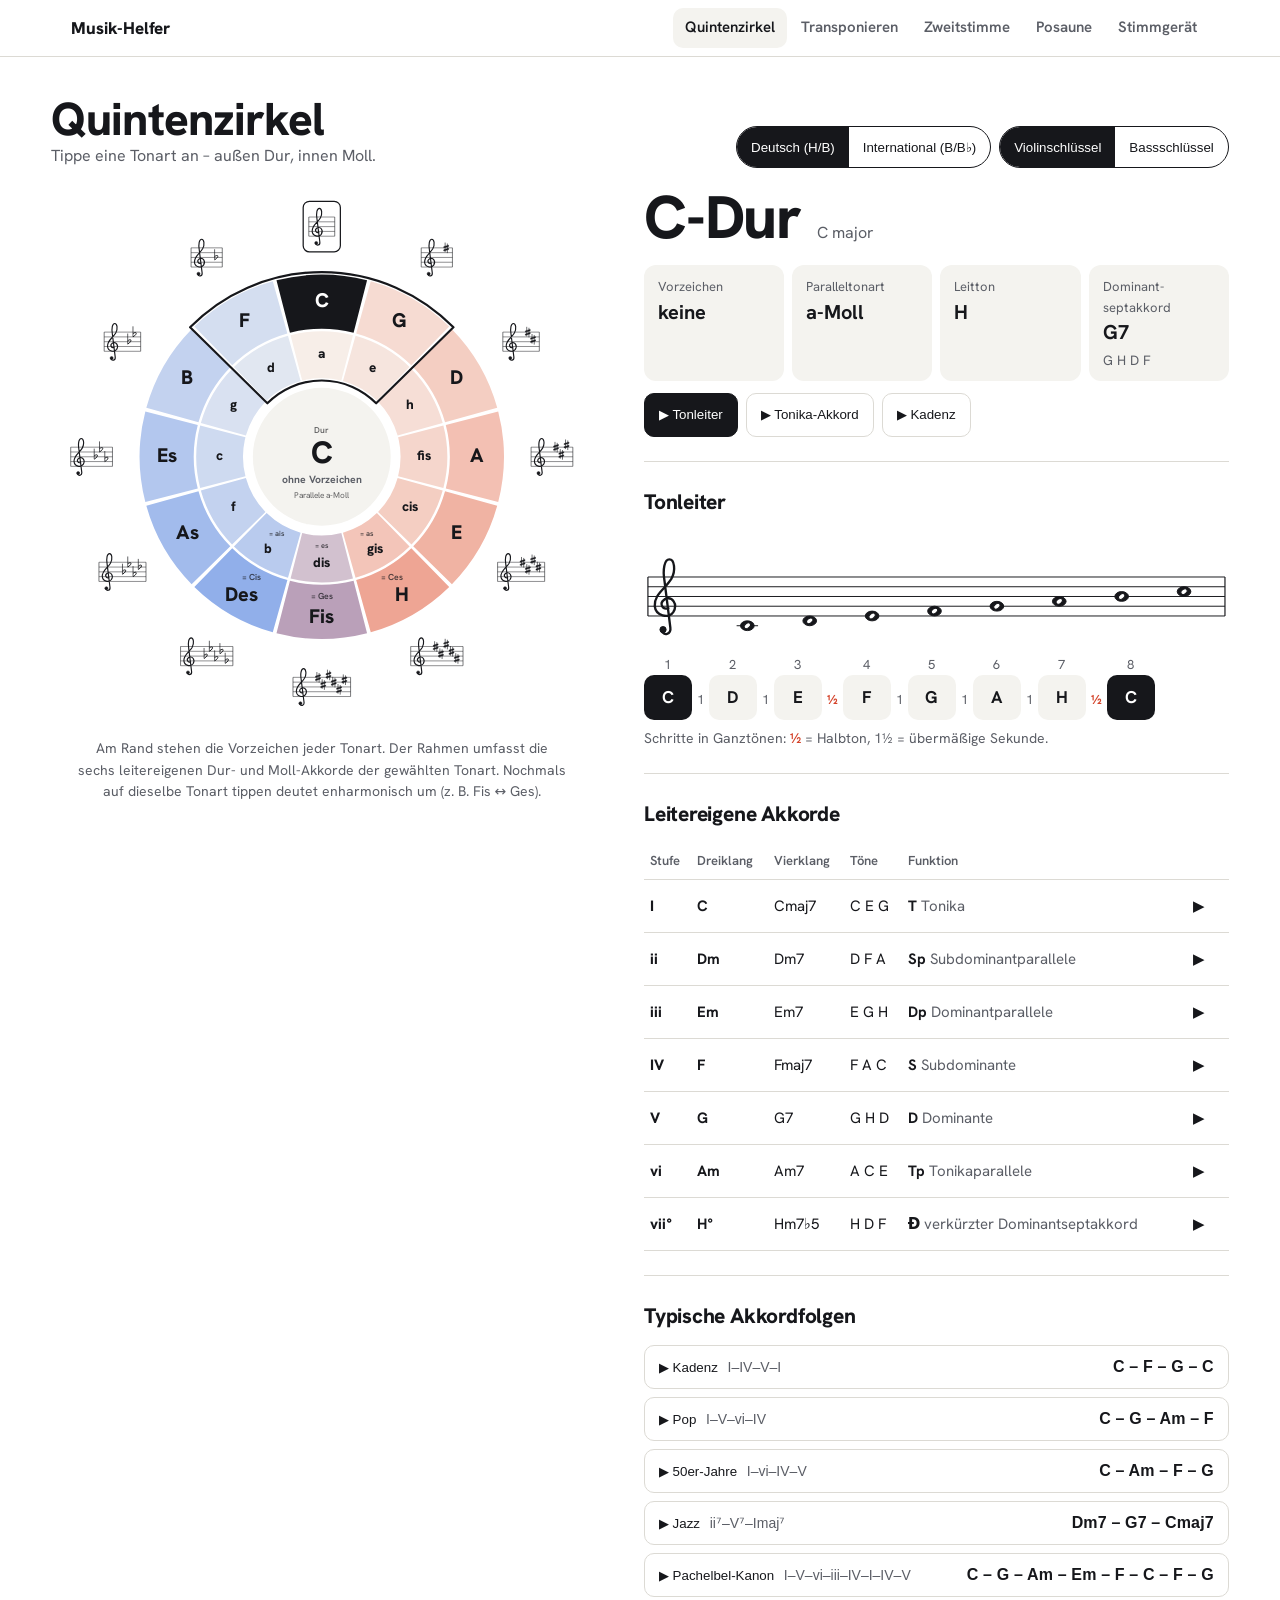
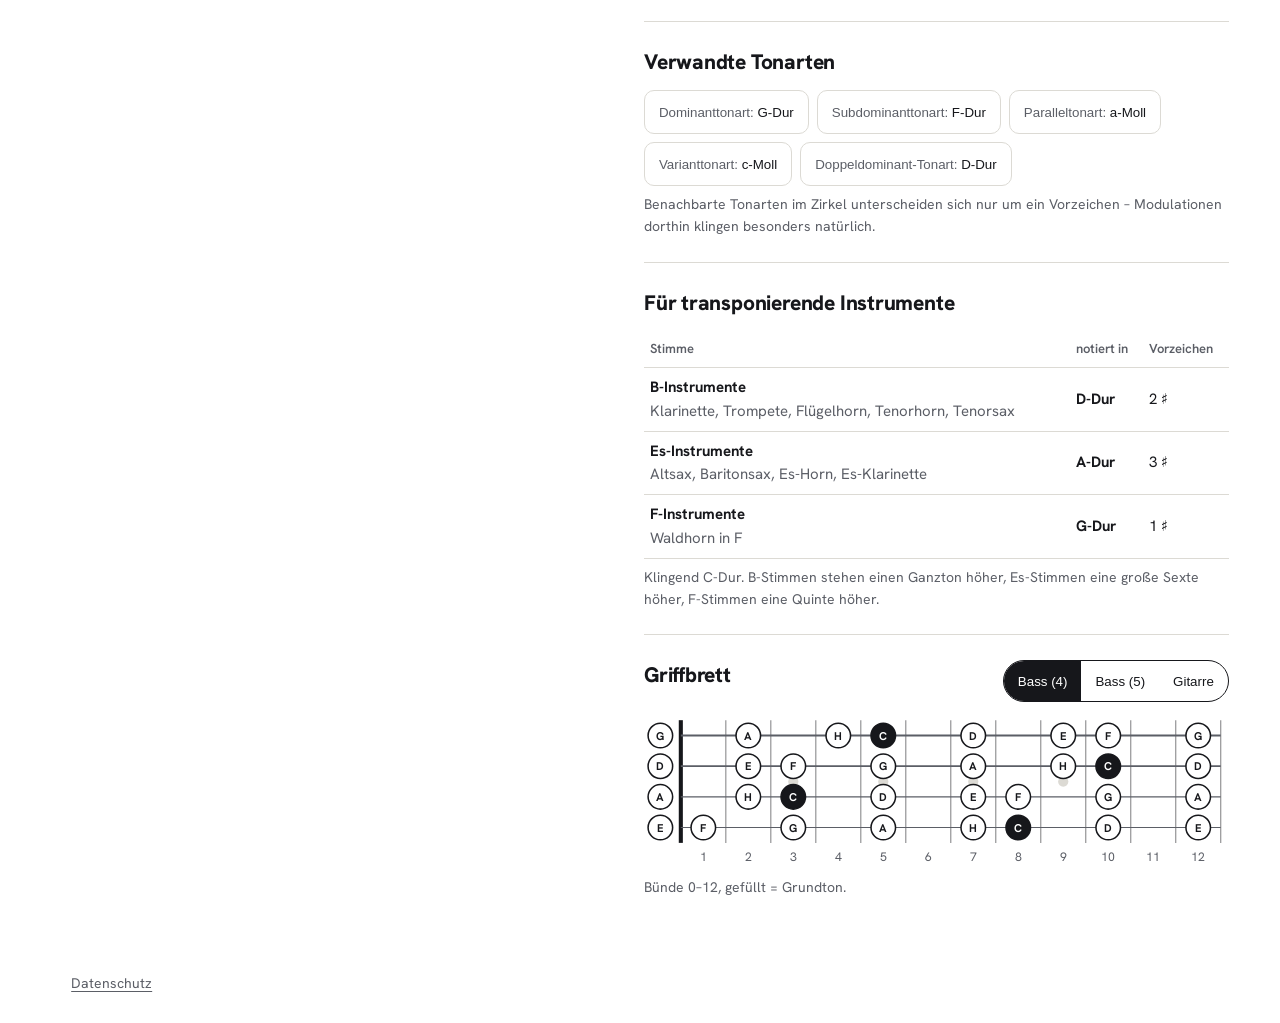
<file: index.html>
<!DOCTYPE html>
<html lang="de"><head><meta charset="utf-8"><meta name="viewport" content="width=device-width,initial-scale=1">
<title>Quintenzirkel</title>
<link rel="stylesheet" href="assets/site.css">
<style>
/* VOICE: klar, werkstattnah, wie ein gut gestochenes Notenblatt – für Musiker, die schnell nachschlagen
   IDEA: die Drehscheibe aus dem Musikunterricht – ein Rahmen wandert über die leitereigenen Akkorde
   PICTURE: großer Zirkel, Kreuz-Seite warm, B-Seite kühl, dazu Notenzeile mit Vorzeichen und Griffbrett
   COLOUR and TYPE: Weiß/Tinte, Kreuz-Rot, B-Blau; Hanken Grotesk 400/600/800
   LAYOUT: Zirkel links (sticky), Infos rechts; unter 900px gestapelt */
:root{color-scheme:light dark;--bg:light-dark(#ffffff,#121419);--ink:light-dark(#16171b,#ecebe6);--mute:light-dark(#5b5e66,#a2a5ad);
--line:light-dark(#dcdad4,#2f323a);--soft:light-dark(#f4f3ef,#1b1e24);--seg:light-dark(#f7f6f2,#1d2027);
--sharp:light-dark(#d4432a,#ff7d61);--flat:light-dark(#2b5bd6,#7ea4ff)}
:root[data-theme=light]{color-scheme:light}:root[data-theme=dark]{color-scheme:dark}
*{box-sizing:border-box;min-width:0}
body{margin:0;background:var(--bg);color:var(--ink);font:16px/1.55 "Hanken Grotesk",system-ui,sans-serif;overflow-x:clip}
.band{padding:clamp(20px,3vw,44px) max(4vw,14px)}
.wrap{max-width:1240px;margin:auto;display:grid;grid-template-columns:minmax(0,1fr) minmax(0,1.08fr);gap:clamp(20px,4vw,56px)}
header{max-width:1240px;margin:0 auto 18px;display:flex;flex-wrap:wrap;gap:12px 24px;align-items:end;justify-content:space-between}
h1{font-size:clamp(32px,4vw,46px);line-height:1.05;margin:0;font-weight:800;letter-spacing:-.02em}
h2{font-size:21px;margin:0 0 12px;font-weight:800;letter-spacing:-.01em}
.seg{display:inline-flex;border:1.5px solid var(--ink);border-radius:999px;overflow:hidden}
.seg button{border:0;background:none;color:var(--ink);font:600 14px/1 inherit;padding:0 14px;min-height:40px;cursor:pointer}.seg button:not([aria-pressed=true]):hover{background:var(--soft)}
.seg button[aria-pressed=true]{background:var(--ink);color:var(--bg)}
.circ{position:sticky;top:14px;align-self:start}
#wheel{width:100%;max-width:700px;aspect-ratio:1;display:block;margin:auto;touch-action:manipulation}
#wheel .s,#wheel .ks{cursor:pointer}#wheel .ks *{stroke:var(--ink)}#wheel .ks rect[fill=transparent]{stroke:none}#wheel .ks:hover rect[fill=transparent]{fill:var(--soft)}#wheel .s path{transition:fill .25s}#wheel text{pointer-events:none;text-anchor:middle;dominant-baseline:middle;fill:var(--ink)}
#wheel .s:hover path{filter:brightness(.94)}#wheel .s:focus{outline:none}#wheel .s:focus-visible path{stroke:var(--ink);stroke-width:3}
#wheel .on path{fill:var(--ink)!important}#wheel .on text{fill:var(--bg)}
#win{transition:transform .55s cubic-bezier(.3,.7,.2,1);transform-origin:300px 300px}
.tg{display:flex;flex-wrap:wrap;gap:8px}.mks{display:none}.mks svg{height:68px;width:auto;flex:none}.mks svg *{stroke:var(--ink)}.mks b{display:block;font-size:20px;line-height:1.2}.mks span{font-size:14px;color:var(--mute)}
.legend{font-size:14px;color:var(--mute);max-width:560px;margin:10px auto 0;text-align:center;text-wrap:balance}
.panel>section{padding:24px 0;border-top:1px solid var(--line)}.panel>section:first-child{border:0;padding-top:0}
.title{display:flex;flex-wrap:wrap;align-items:baseline;gap:6px 16px}
.kname{font-size:clamp(40px,5.5vw,60px);font-weight:800;line-height:1.05;letter-spacing:-.02em}
.sub{color:var(--mute)}
.btns{display:flex;flex-wrap:wrap;gap:8px;margin-top:12px}
.b{border:1.5px solid var(--line);background:var(--bg);color:var(--ink);font:600 15px/1.2 inherit;padding:9px 14px;min-height:44px;border-radius:10px;cursor:pointer;white-space:nowrap}
.b{transition:border-color .15s,background .15s}.b:hover{border-color:var(--ink);background:var(--soft)}.b.pri:hover{background:var(--ink);opacity:.88}.b:focus-visible,.seg button:focus-visible{outline:3px solid var(--flat);outline-offset:2px}
.b.pri{background:var(--ink);color:var(--bg);border-color:var(--ink)}
.facts{display:grid;grid-template-columns:repeat(4,minmax(0,1fr));gap:8px;margin-top:16px}
.facts>div{background:var(--soft);border-radius:12px;padding:12px 14px}.facts span{display:block;font-size:13px;color:var(--mute);margin-bottom:2px}.facts b{font-size:20px;line-height:1.2}.facts .sub{font-size:13.5px;margin-top:4px;line-height:1.35}
.staff{width:100%;height:auto;display:block;margin-top:8px}.staff *{stroke:var(--ink)}
.chips{display:flex;flex-wrap:wrap;gap:4px;align-items:end}
.chip{text-align:center;min-width:48px}.chip i{display:block;font-style:normal;font-size:13px;color:var(--mute)}
.chip b{display:block;background:var(--soft);border-radius:10px;padding:9px 6px;font-size:17px}.chip.t b{background:var(--ink);color:var(--bg)}
.chip.alt b{box-shadow:inset 0 0 0 2px var(--sharp)}
.step{font-size:13px;color:var(--mute);padding:0 1px 10px;align-self:end}.step.h{color:var(--sharp);font-weight:800}
table{border-collapse:collapse;width:100%;font-size:15px}th,td{text-align:left;padding:8px 6px;border-bottom:1px solid var(--line)}
th{font-size:13px;color:var(--mute);font-weight:600}td.r{font-weight:800}tbody tr{cursor:pointer}tbody tr{transition:background .12s}tbody tr:hover{background:var(--soft)}
td .pl{border:0;background:none;color:var(--ink);font-size:15px;min-width:36px;min-height:36px;border-radius:50%;cursor:pointer}
.prog{display:grid;gap:8px}.prog button{display:flex;flex-wrap:wrap;justify-content:space-between;gap:4px 12px;text-align:left;white-space:normal}
.prog button{align-items:baseline;padding:12px 14px}.prog em{font-style:normal;color:var(--mute);font-weight:400;font-size:14px;margin-left:6px}.prog .cs{font-weight:800;font-size:16px;letter-spacing:.01em}
.note{font-size:14px;color:var(--mute);margin:8px 0 0}
.scroll{overflow-x:auto}.fb{min-width:560px;width:100%;height:auto;display:block}
.top{display:flex;flex-wrap:wrap;gap:10px;align-items:center;justify-content:space-between;margin-bottom:8px}
@media(max-width:900px){.wrap{grid-template-columns:minmax(0,1fr)}.circ{position:static}}
@media(max-width:600px){.mks{display:flex;justify-content:space-between;align-items:center;gap:12px;margin-bottom:4px}#wheel{max-width:none;width:calc(100% + 12px);margin-inline:-6px}.legend{font-size:13px}.rim{display:none}.facts{grid-template-columns:repeat(2,minmax(0,1fr))}table{font-size:13px}.ct td .sub,.ct th:nth-child(4),.ct td:nth-child(4){display:none}th,td{padding:8px 4px}.chip{min-width:40px}.chip b{font-size:15px}}
@media(prefers-reduced-motion:reduce){#win,#wheel .s path{transition:none}}
</style></head><body>
<nav class="site-nav" aria-label="Seiten"><div class="in"><a class="brand" href="./">Musik-Helfer</a><div class="links"><a href="./" aria-current="page">Quintenzirkel</a><a href="transponieren/">Transponieren</a><a href="zweitstimme/">Zweitstimme</a><a href="posaune/">Posaune</a><a href="stimmgeraet/">Stimmgerät</a></div></div></nav>
<div class="band">
<header><div><h1>Quintenzirkel</h1><div class="sub">Tippe eine Tonart an – außen Dur, innen Moll.</div></div><div class="tg">
<div class="seg" role="group" aria-label="Notennamen"><button data-sys="de">Deutsch (H/B)</button><button data-sys="int">International (B/B♭)</button></div><div class="seg" role="group" aria-label="Notenschlüssel"><button data-clef="g">Violinschlüssel</button><button data-clef="f">Bassschlüssel</button></div></div></header>
<div class="wrap">
<div class="circ"><div class="mks" id="mks"></div><svg id="wheel" viewBox="-140 -116 880 832" role="img" aria-label="Quintenzirkel"></svg>
<p class="legend"><span class="rim">Am Rand stehen die Vorzeichen jeder Tonart. </span>Der Rahmen umfasst die sechs leitereigenen Dur- und Moll-Akkorde der gewählten Tonart. Nochmals auf dieselbe Tonart tippen deutet enharmonisch um (z. B. Fis ↔ Ges).</p></div>
<div class="panel" id="panel" aria-live="polite"></div>
</div></div>
<script>
{
const NAT=[0,2,4,5,7,9,11],DEL=['C','D','E','F','G','A','H'],ENL=['C','D','E','F','G','A','B'];
const SH=[3,0,4,1,5,2,6],FL=[6,2,5,1,4,0,3],SHD=[38,35,39,36,33,37,34],FLD=[34,37,33,36,32,35,31];
const md=(a,m)=>((a%m)+m)%m,norm=n=>n>7?n-12:n<-7?n+12:n;
const ACC={'-2':'𝄫','-1':'♭','0':'','1':'♯','2':'𝄪'};
let sys='de',inst='bass4',clef='g',variant='nat',st={n:0,mode:'dur'},rot=0,lastP=0;
try{sys=localStorage.getItem('qz-sys')||'de';inst=localStorage.getItem('qz-inst')||'bass4';clef=localStorage.getItem('qz-clef')||'g'}catch(e){}
const save=()=>{try{localStorage.setItem('qz-sys',sys);localStorage.setItem('qz-inst',inst);localStorage.setItem('qz-clef',clef)}catch(e){}};
const note=(l,pc)=>{l=md(l,7);pc=md(pc,12);let a=md(pc-NAT[l],12);if(a>6)a-=12;return{l,a,pc}};
const majS=n=>{const tl=md(4*n,7),tp=md(7*n,12);return NAT.map((v,i)=>note(tl+i,tp+v))};
const up=x=>note(x.l,x.pc+1);
function scale(n,mode,v){const s=majS(n);if(mode==='dur')return s;const m=[...s.slice(5),...s.slice(0,5)];
  if(v==='harm')m[6]=up(m[6]);if(v==='mel'){m[5]=up(m[5]);m[6]=up(m[6])}return m}
function deName(x){const L=DEL[x.l];if(!x.a)return L;if(x.a>0)return L+'is'.repeat(x.a);
  if(x.l===6)return x.a===-1?'B':'Heses';if(x.l===2)return x.a===-1?'Es':'Eses';if(x.l===5)return x.a===-1?'As':'Asas';return L+'es'.repeat(-x.a)}
const enName=x=>ENL[x.l]+ACC[x.a];
const nn=x=>sys==='de'?deName(x):enName(x);
const cr=x=>sys==='int'?enName(x):x.l===6?(x.a<0?'B'+ACC[x.a+1]:'H'+ACC[x.a]):enName(x);
const tonic=(n,mode)=>majS(n)[mode==='dur'?0:5];
function kName(n,mode){const t=tonic(n,mode);let s=nn(t);if(mode==='moll')s=s.toLowerCase();return s+(mode==='dur'?'-Dur':'-Moll')}
const slug=(n,mode)=>deName(tonic(n,mode)).toLowerCase()+'-'+mode;
const sigTxt=n=>n?Math.abs(n)+(n>0?' ♯':' ♭'):'keine';
const sigNotes=n=>n>0?SH.slice(0,n).map(l=>note(l,NAT[l]+1)):FL.slice(0,-n).map(l=>note(l,NAT[l]-1));
const sigAcc=(n,l)=>n>0&&SH.slice(0,n).includes(l)?1:n<0&&FL.slice(0,-n).includes(l)?-1:0;
const pOf=n=>md(n,12),prim=p=>p<=6?p:p-12,alt=p=>({5:-7,6:-6,7:7})[p];
const pick=x=>{x=norm(x);const y=x>0?x-12:x+12;return Math.abs(y)<Math.abs(x)?y:x};
const enh=n=>{const y=n>0?n-12:n+12;return Math.abs(y)<=7?y:null};

const Q3={'4,7':'','3,7':'m','3,6':'°','4,8':'+'};
const S7={'':{11:'maj7',10:'7'},'m':{10:'m7',11:'m(maj7)'},'°':{10:'m7♭5',9:'°7'},'+':{11:'+maj7',10:'+7'}};
function chord(s,i){const r=s[i],t=s[(i+2)%7],f=s[(i+4)%7],se=s[(i+6)%7],iv=x=>md(x.pc-r.pc,12);
  const tri=Q3[iv(t)+','+iv(f)]??'',sev=(S7[tri]||{})[iv(se)]||'';const rom=['I','II','III','IV','V','VI','VII'][i];
  return{r,n3:[r,t,f],n4:[r,t,f,se],tri,sev,R:(iv(t)===4?rom:rom.toLowerCase())+(tri==='°'?'°':tri==='+'?'+':'')}}
const sym=(c,s7)=>cr(c.r)+(s7?c.sev:c.tri);
const FN={dur:[['T','Tonika'],['Sp','Subdominantparallele'],['Dp','Dominantparallele'],['S','Subdominante'],['D','Dominante'],['Tp','Tonikaparallele'],['Đ','verkürzter Dominantseptakkord']],
 nat:[['t','Tonika'],['(s)','Subdominantbereich, vermindert'],['tP','Tonikaparallele'],['s','Subdominante'],['d','Moll-Dominante'],['sP','Subdominantparallele'],['dP','Dominantparallele']],
 harm:[['t','Tonika'],['(s)','Subdominantbereich, vermindert'],['tP+','übermäßig'],['s','Subdominante'],['D','Dur-Dominante mit Leitton'],['sP','Subdominantparallele'],['Đ','verkürzter Dominantseptakkord']],
 mel:[['t','Tonika'],['s','Moll-Subdominantbereich'],['tP+','übermäßig'],['S','Dur-Subdominante'],['D','Dur-Dominante'],['–','vermindert'],['Đ','vermindert, Leitton']]};
const PR={dur:[['Kadenz','I–IV–V–I',[0,3,4,0]],['Pop','I–V–vi–IV',[0,4,5,3]],['50er-Jahre','I–vi–IV–V',[0,5,3,4]],['Jazz','ii⁷–V⁷–Imaj⁷',[1,4,0],1],['Pachelbel-Kanon','I–V–vi–iii–IV–I–IV–V',[0,4,5,2,3,0,3,4]]],
 moll:[['Kadenz','i–iv–V–i',[0,3,'4h',0]],['Andalusisch','i–VII–VI–V',[0,6,5,'4h']],['Epic / Filmmusik','i–VI–III–VII',[0,5,2,6]],['Jazz in Moll','iiø⁷–V⁷–i⁷',[1,'4h',0],1],['Modal (natürlich)','i–iv–v–i',[0,3,4,0]]]};
const INST=[['B-Instrumente','Klarinette, Trompete, Flügelhorn, Tenorhorn, Tenorsax',2],['Es-Instrumente','Altsax, Baritonsax, Es-Horn, Es-Klarinette',3],['F-Instrumente','Waldhorn in F',1]];
const TUN={bass4:['Bass (4)',[28,33,38,43]],bass5:['Bass (5)',[23,28,33,38,43]],git:['Gitarre',[40,45,50,55,59,64]]};

/* ---- Zirkel ---- */
const W=document.getElementById('wheel'),P=document.getElementById('panel');
const pt=(r,a)=>{a=a*Math.PI/180;return(300+r*Math.sin(a)).toFixed(1)+' '+(300-r*Math.cos(a)).toFixed(1)};
const sec=(r1,r2,a1,a2)=>`M${pt(r2,a1)}A${r2} ${r2} 0 0 1 ${pt(r2,a2)}L${pt(r1,a2)}A${r1} ${r1} 0 0 0 ${pt(r1,a1)}Z`;
const xy=(r,a)=>pt(r,a).split(' ');
function fillFor(p,k){const c=p===0?0:p===6?6:p<6?p:12-p,mix=p===6?'color-mix(in oklab,var(--sharp),var(--flat))':p<6?'var(--sharp)':'var(--flat)';
  return `color-mix(in oklab,${mix} ${Math.round((8+c*8)*k)}%,var(--seg))`}
const MQ=matchMedia('(max-width:600px)');
function drawWheel(){let h='';const sm=MQ.matches;W.setAttribute('viewBox',sm?'-3 -3 606 606':'-140 -116 880 832');{const w=56+Math.abs(st.n)*11+14;document.getElementById('mks').innerHTML=`<div><b>${kName(st.n,st.mode)}</b><span>${st.n?sigTxt(st.n)+': '+sigNotes(st.n).map(x=>nn(x).toLowerCase()).join(', '):'ohne Vorzeichen'}</span></div><svg viewBox="0 14 ${w} 92" role="img" aria-label="Vorzeichen">${sigBase(st.n,w)}</svg>`}
  for(let p=0;p<12;p++){const a=p*30,cur=pOf(st.n)===p,n=cur?st.n:prim(p),o=alt(p)!==undefined?(n===prim(p)?alt(p):prim(p)):null;
    for(const mode of['dur','moll']){const D=mode==='dur',[r1,r2]=D?[208,296]:[128,204],on=cur&&st.mode===mode;
      const [x1,y1]=xy(o!==null?(D?262:174):(D?252:166),a),[x2,y2]=xy(D?228:146,a);
      const big=kName(n,mode).replace(/-(Dur|Moll)$/,''),small=o!==null?'= '+kName(o,mode).replace(/-(Dur|Moll)$/,''):'';
      h+=`<g class="s${on?' on':''}" tabindex="0" role="button" aria-label="${kName(n,mode)}" data-p="${p}" data-m="${mode}"><path d="${sec(r1,r2,a-14.4,a+14.4)}" style="fill:${fillFor(p,D?1:.6)}"/>
      <text x="${x1}" y="${y1}" font-size="${D?(big.length>3?25:32):(big.length>3?17:22)}" font-weight="800">${big}</text>
      <text x="${x2}" y="${y2}" font-size="${D?14:12}" font-weight="600" opacity=".75">${small}</text></g>`}}
  if(!sm)for(let p=0;p<12;p++){const n=pOf(st.n)===p?st.n:prim(p),w=56+Math.abs(n)*11+6,k=.78,[cx,cy]=xy(374,p*30).map(Number),on=pOf(st.n)===p;
    h+=`<g class="ks" tabindex="-1" data-p="${p}" data-m="dur" aria-hidden="true">${on?`<rect x="${(cx-w*k/2-6).toFixed(1)}" y="${(cy-41).toFixed(1)}" width="${(w*k+12).toFixed(1)}" height="82" rx="10" fill="var(--bg)" stroke="var(--ink)" stroke-width="2"/>`:`<rect x="${(cx-w*k/2-6).toFixed(1)}" y="${(cy-34).toFixed(1)}" width="${(w*k+12).toFixed(1)}" height="68" fill="transparent"/>`}<g transform="translate(${(cx-w*k/2).toFixed(1)} ${(cy-60*k).toFixed(1)}) scale(${k})">${sigBase(n,w)}</g></g>`}
  h+=`<g id="win" style="transform:rotate(${rot}deg)"><path d="${sec(124,300,-45.5,45.5)}" fill="none" stroke="var(--ink)" stroke-width="3.5" stroke-linejoin="round"/></g>
  <circle cx="300" cy="300" r="120" fill="var(--bg)"/><circle cx="300" cy="300" r="112" fill="var(--soft)"/><text x="300" y="258" font-size="14" font-weight="600" opacity=".65">${st.mode==='dur'?'Dur':'Moll'}</text>
  <text x="300" y="298" font-size="${kName(st.n,st.mode).length>8?40:50}" font-weight="800">${kName(st.n,st.mode).replace(/-(Dur|Moll)$/,'')}</text>
  <text x="300" y="338" font-size="17" font-weight="700" style="fill:${st.n>0?'var(--sharp)':st.n<0?'var(--flat)':'var(--mute)'}">${st.n?sigTxt(st.n):'ohne Vorzeichen'}</text><text x="300" y="364" font-size="13.5" opacity=".65">Parallele ${kName(st.n,st.mode==='dur'?'moll':'dur')}</text>`;
  W.innerHTML=h}

/* ---- Notenzeile ---- */
const gs={1:'M-2.2 -11V9M2.4 -9V11',f:'M-5 -2.5L5 -5.5V-3L-5 0ZM-5 4L5 1V3.5L-5 6.5Z'};
function acc(a,x,y){if(a===1)return`<g transform="translate(${x} ${y})"><path d="${gs[1]}" stroke-width="1.3"/><path d="${gs.f}" fill="var(--ink)" stroke="none"/></g>`;
  if(a===-1)return`<g transform="translate(${x} ${y})"><path d="M-3 -17V5" stroke-width="1.4"/><path d="M-3 5C6 0 6 -8 -3 -2" fill="none" stroke-width="2"/></g>`;
  if(a===0)return`<g transform="translate(${x} ${y})"><path d="M-3 -10V5M3 -5V10" stroke-width="1.3"/><path d="M-3 -1L3 -3M-3 5L3 3" stroke-width="2.6"/></g>`;
  if(a===2)return`<path d="M${x-4} ${y-4}l8 8m0 -8l-8 8" stroke-width="2.2"/>`;
  return acc(-1,x-4,y)+acc(-1,x+4,y)}
const CL={g:{b:30,sig:0,lo:28,c:`<path d="M25 72C19 74 15 67 21 63C29 59 35 68 30 76C25 83 12 80 11 70C10 58 22 52 28 42C33 33 31 22 26 22C21 22 19 32 21 44L27 92C28 99 20 101 18 95" fill="none" stroke-width="2.4" stroke-linecap="round"/><circle cx="19.5" cy="94" r="3.2" fill="var(--ink)" stroke="none"/>`},
 f:{b:18,sig:-14,lo:14,c:`<path d="M13 50C12 38 30 35 33 47C35 61 23 75 8 84" fill="none" stroke-width="2.7" stroke-linecap="round"/><circle cx="13" cy="50" r="3.8" fill="var(--ink)" stroke="none"/><circle cx="40" cy="45" r="2.2" fill="var(--ink)" stroke="none"/><circle cx="40" cy="55" r="2.2" fill="var(--ink)" stroke="none"/>`}};
function sigBase(n,W){const C=CL[clef],Y=d=>80-(d-C.b)*5,ks=Math.abs(n);let h='';
  for(let i=0;i<5;i++)h+=`<path d="M4 ${40+i*10}H${W-4}" stroke-width="1"/>`;
  h+=`<path d="M4 40V80M${W-4} 40V80" stroke-width="1.2"/>`+C.c;
  for(let i=0;i<ks;i++)h+=acc(n>0?1:-1,56+i*11,Y((n>0?SHD:FLD)[i]+C.sig));return h}
function staff(s,n){const W=600,C=CL[clef],Y=d=>80-(d-C.b)*5,ks=Math.abs(n),x0=56+ks*11+18,dx=(W-x0-14)/8;let h=sigBase(n,W);
  const t=s[0],o=t.l;[...s,t].forEach((x,i)=>{const d=C.lo+o+i,cx=x0+dx*i+dx/2,cy=Y(d);
    for(let k=C.b-2;k>=d;k-=2)h+=`<path d="M${cx-11} ${Y(k)}H${cx+11}" stroke-width="1"/>`;
    for(let k=C.b+10;k<=d;k+=2)h+=`<path d="M${cx-11} ${Y(k)}H${cx+11}" stroke-width="1"/>`;
    if(x.a!==sigAcc(n,x.l))h+=acc(x.a,cx-17,cy);
    h+=`<ellipse cx="${cx}" cy="${cy}" rx="7" ry="5" fill="var(--ink)" stroke="none"/><ellipse cx="${cx}" cy="${cy}" rx="3.6" ry="2.4" transform="rotate(-35 ${cx} ${cy})" fill="var(--bg)" stroke="none"/>`});
  return`<svg class="staff" viewBox="0 0 ${W} 120" role="img" aria-label="Notenzeile mit Vorzeichen und Tonleiter">${h}</svg>`}

/* ---- Griffbrett ---- */
function fret(s){const [,tu]=TUN[inst],S=tu.length,H=S*30+34,fx=f=>36+f*44,pcs=s.map(x=>x.pc);let h='';
  [3,5,7,9].forEach(f=>h+=`<circle cx="${fx(f)-22}" cy="${(S*30)/2+8}" r="5" fill="var(--line)"/>`);
  h+=`<circle cx="${fx(12)-22}" cy="${(S*30)/2-7}" r="5" fill="var(--line)"/><circle cx="${fx(12)-22}" cy="${(S*30)/2+23}" r="5" fill="var(--line)"/>`;
  for(let f=0;f<=12;f++)h+=`<path d="M${fx(f)} 8V${S*30+8}" stroke="var(--ink)" stroke-width="${f?1.2:4}" opacity="${f?.45:1}"/><text x="${fx(f)-22}" y="${S*30+26}" font-size="12" fill="var(--mute)" text-anchor="middle">${f||''}</text>`;
  [...tu].reverse().forEach((m,j)=>{const y=23+j*30;h+=`<path d="M${fx(0)} ${y}H${fx(12)}" stroke="var(--mute)" stroke-width="${1+(S-1-j)*.35}"/>`;
    for(let f=0;f<=12;f++){const k=pcs.indexOf(md(m+f,12));if(k<0)continue;const x=f?fx(f)-22:16,T=k===0;
      h+=`<circle cx="${x}" cy="${y}" r="12" fill="${T?'var(--ink)':'var(--bg)'}" stroke="var(--ink)" stroke-width="1.5"/><text x="${x}" y="${y+4}" font-size="${nn(s[k]).length>3?8.5:11}" font-weight="700" text-anchor="middle" fill="${T?'var(--bg)':'var(--ink)'}">${nn(s[k])}</text>`}});
  return`<svg class="fb" viewBox="0 0 ${fx(12)+8} ${H}" role="img" aria-label="Griffbrett">${h}</svg>`}

/* ---- Panel ---- */
function render(){const {n,mode}=st,v=mode==='dur'?'dur':variant,s=scale(n,mode,mode==='dur'?'':variant),nat=scale(n,mode,'nat'),har=scale(n,mode,'harm');
  const ch=s.map((_,i)=>chord(s,i)),fn=FN[v],e=enh(n),par=mode==='dur'?'moll':'dur',V7=chord(mode==='dur'?s:har,4);
  const lt=(mode==='dur'?s:har)[6],sig=sigNotes(n).map(x=>sys==='de'?nn(x).toLowerCase():nn(x)).join(', ');
  const steps=s.map((x,i)=>md((s[i+1]||s[0]).pc-x.pc,12));
  const rel=[['Dominanttonart',pick(n+1),mode],['Subdominanttonart',pick(n-1),mode],['Paralleltonart',n,par],['Varianttonart',mode==='dur'?pick(n-3):pick(n+3),par],['Doppeldominant-Tonart',pick(n+2),mode]];
  if(e!==null)rel.push(['Enharmonisch',e,mode]);
  let h=`<section><div class="title"><span class="kname">${kName(n,mode)}</span><span class="sub">${enName(tonic(n,mode))} ${mode==='dur'?'major':'minor'}</span></div>
  <div class="facts"><div><span>Vorzeichen</span><b style="color:${n>0?'var(--sharp)':n<0?'var(--flat)':'inherit'}">${sigTxt(n)}</b>${sig?`<div class="sub">${sig}</div>`:''}</div>
  <div><span>Paralleltonart</span><b>${kName(n,par)}</b></div><div><span>Leitton</span><b>${nn(lt)}</b></div>
  <div><span>Dominant&shy;septakkord</span><b>${sym(V7,1)}</b><div class="sub">${V7.n4.map(nn).join(' ')}</div></div></div>
  <div class="btns"><button class="b pri" data-play="sc">▶ Tonleiter</button><button class="b" data-play="c0">▶ Tonika-Akkord</button><button class="b" data-play="cad">▶ Kadenz</button>${e!==null?`<button class="b" data-go="${e},${mode}">⇄ ${kName(e,mode)}</button>`:''}</div></section>`;
  h+=`<section><div class="top"><h2>Tonleiter</h2>${mode==='moll'?`<div class="seg" role="group" aria-label="Moll-Form">${[['nat','natürlich'],['harm','harmonisch'],['mel','melodisch']].map(([k,l])=>`<button data-var="${k}" aria-pressed="${variant===k}">${l}</button>`).join('')}</div>`:''}</div>
  ${staff(s,n)}<div class="chips">${s.map((x,i)=>`<div class="chip${i?'':' t'}${mode==='moll'&&x.a!==nat[i].a?' alt':''}"><i>${i+1}</i><b>${nn(x)}</b></div>${`<div class="step${steps[i]===1?' h':''}">${['','½','1','1½'][steps[i]]}</div>`}`).join('')}<div class="chip t"><i>8</i><b>${nn(s[0])}</b></div></div>
  <p class="note">Schritte in Ganztönen: <b style="color:var(--sharp)">½</b> = Halbton, 1½ = übermäßige Sekunde.${mode==='moll'&&variant==='mel'?' Melodisch Moll wird klassisch nur aufwärts so gespielt, abwärts natürlich.':''}${mode==='moll'&&variant!=='nat'?' Rot umrandet: gegenüber natürlich Moll erhöhte Töne.':''}</p></section>`;
  h+=`<section><h2>Leitereigene Akkorde</h2><table class="ct"><thead><tr><th>Stufe</th><th>Dreiklang</th><th>Vierklang</th><th>Töne</th><th>Funktion</th><th></th></tr></thead><tbody>
  ${ch.map((c,i)=>`<tr data-play="c${i}"><td class="r">${c.R}</td><td><b>${sym(c)}</b></td><td>${sym(c,1)}</td><td>${c.n3.map(nn).join(' ')}</td><td title="${fn[i][1]}"><b>${fn[i][0]}</b> <span class="sub">${fn[i][1]}</span></td><td><button class="pl" aria-label="${sym(c)} abspielen">▶</button></td></tr>`).join('')}</tbody></table>
  ${mode==='moll'&&variant==='nat'?`<p class="note">In Moll wird die Dominante meist aus harmonisch Moll gebildet: <b>${sym(chord(har,4))}</b> bzw. <b>${sym(chord(har,4),1)}</b> statt ${sym(ch[4])}.</p>`:''}</section>`;
  h+=`<section><h2>Typische Akkordfolgen</h2><div class="prog">${PR[mode].map((p,k)=>`<button class="b" data-play="p${k}"><span>▶ ${p[0]} <em>${p[1]}</em></span><span class="cs">${p[2].map(d=>{const h=typeof d==='string',c=chord(h?har:nat,parseInt(d));return sym(c,p[3])}).join(' – ')}</span></button>`).join('')}</div></section>`;
  h+=`<section><h2>Verwandte Tonarten</h2><div class="btns">${rel.map(([l,k,m])=>`<button class="b" data-go="${k},${m}"><span class="sub">${l}:</span> ${kName(k,m)}</button>`).join('')}</div>
  <p class="note">Benachbarte Tonarten im Zirkel unterscheiden sich nur um ein Vorzeichen – Modulationen dorthin klingen besonders natürlich.</p></section>`;
  h+=`<section><h2>Für transponierende Instrumente</h2><table class="stack"><thead><tr><th>Stimme</th><th>notiert in</th><th>Vorzeichen</th></tr></thead><tbody style="cursor:default">
  ${INST.map(([a,b,k])=>{const w=pick(n+k);return`<tr><td><b>${a}</b><div class="sub">${b}</div></td><td><b>${kName(w,mode)}</b></td><td>${sigTxt(w)}</td></tr>`}).join('')}</tbody></table>
  <p class="note">Klingend ${kName(n,mode)}. B-Stimmen stehen einen Ganzton höher, Es-Stimmen eine große Sexte höher, F-Stimmen eine Quinte höher.</p></section>`;
  h+=`<section><div class="top"><h2>Griffbrett</h2><div class="seg" role="group" aria-label="Instrument">${Object.entries(TUN).map(([k,[l]])=>`<button data-inst="${k}" aria-pressed="${inst===k}">${l}</button>`).join('')}</div></div>
  <div class="scroll">${fret(s)}</div><p class="note">Bünde 0–12, gefüllt = Grundton.</p></section>`;
  P.innerHTML=h;
  document.querySelectorAll('[data-sys]').forEach(b=>b.setAttribute('aria-pressed',b.dataset.sys===sys));document.querySelectorAll('[data-clef]').forEach(b=>b.setAttribute('aria-pressed',b.dataset.clef===clef));
  const p=pOf(n);let d=md(p-lastP,12);if(d>6)d-=12;rot+=d*30;lastP=p;drawWheel();
  const sl=slug(n,mode);if(location.hash.slice(1)!==sl){skip=true;location.hash=sl}
  document.title=kName(n,mode)+' – Quintenzirkel'}

/* ---- Klang ---- */
let ac;
function tone(m,t,d,g){const o=ac.createOscillator(),v=ac.createGain();o.type='triangle';o.frequency.value=440*2**((m-69)/12);
  v.gain.setValueAtTime(0,t);v.gain.linearRampToValueAtTime(g,t+.012);v.gain.exponentialRampToValueAtTime(.001,t+d);o.connect(v).connect(ac.destination);o.start(t);o.stop(t+d+.05)}
function play(seq){try{ac=ac||new(window.AudioContext||window.webkitAudioContext)();ac.resume();let t=ac.currentTime+.05;
  seq.forEach(([ms,d])=>{ms.forEach(m=>tone(m,t,d*1.7,.22/Math.sqrt(ms.length)));t+=d})}catch(e){}}
const cm=c=>{let pr=-1;return[36+c.r.pc,...c.n3.map((x,i)=>{let m=48+x.pc;while(m<=pr)m+=12;pr=m;return m})]};
function doPlay(k){const {n,mode}=st,s=scale(n,mode,mode==='dur'?'':variant),nat=scale(n,mode,'nat'),har=scale(n,mode,'harm');
  if(k==='sc'){let b=60+s[0].pc;if(b>65)b-=12;play([...s.map(x=>[[b+md(x.pc-s[0].pc,12)],.3]),[[b+12],.6]]);return}
  if(k==='cad')k='p0';
  if(k[0]==='c'){play([[cm(chord(s,+k.slice(1))),1.1]]);return}
  const p=PR[mode][+k.slice(1)];play(p[2].map(d=>[cm(chord(typeof d==='string'?har:nat,parseInt(d))),.85]))}

/* ---- Ereignisse ---- */
let skip=false;
function go(n,mode){st={n,mode};render()}
W.addEventListener('click',e=>{const g=e.target.closest('.s,.ks');if(!g)return;const p=+g.dataset.p,m=g.dataset.m;
  if(pOf(st.n)===p&&st.mode===m&&alt(p)!==undefined)go(st.n===prim(p)?alt(p):prim(p),m);
  else go(pOf(st.n)===p?st.n:prim(p),m)});
W.addEventListener('keydown',e=>{if(e.key==='Enter'||e.key===' '){e.preventDefault();e.target.dispatchEvent(new MouseEvent('click',{bubbles:true}))}});
document.addEventListener('click',e=>{const t=e.target.closest('[data-go],[data-play],[data-var],[data-inst],[data-sys],[data-clef]');if(!t)return;const D=t.dataset;
  if(D.go){const [n,m]=D.go.split(',');go(+n,m);if(innerWidth<900)window.scrollTo({top:0,behavior:'smooth'})}
  else if(D.play)doPlay(D.play);else if(D.var){variant=D.var;render()}else if(D.inst){inst=D.inst;save();render()}else if(D.sys){sys=D.sys;save();render()}else if(D.clef){clef=D.clef;save();render()}});
const ALL={};for(let n=-7;n<=7;n++)for(const m of['dur','moll'])ALL[slug(n,m)]=[n,m];
function fromHash(){if(skip){skip=false;return}const k=ALL[decodeURIComponent(location.hash.slice(1))];if(k){st={n:k[0],mode:k[1]};render()}}
addEventListener('hashchange',fromHash);MQ.addEventListener?.('change',drawWheel);
const k0=ALL[location.hash.slice(1)];if(k0)st={n:k0[0],mode:k0[1]};lastP=pOf(st.n);rot=lastP*30;render();
}
</script><p class="legal-foot"><a href="datenschutz/">Datenschutz</a></p>
</body></html>
</file>
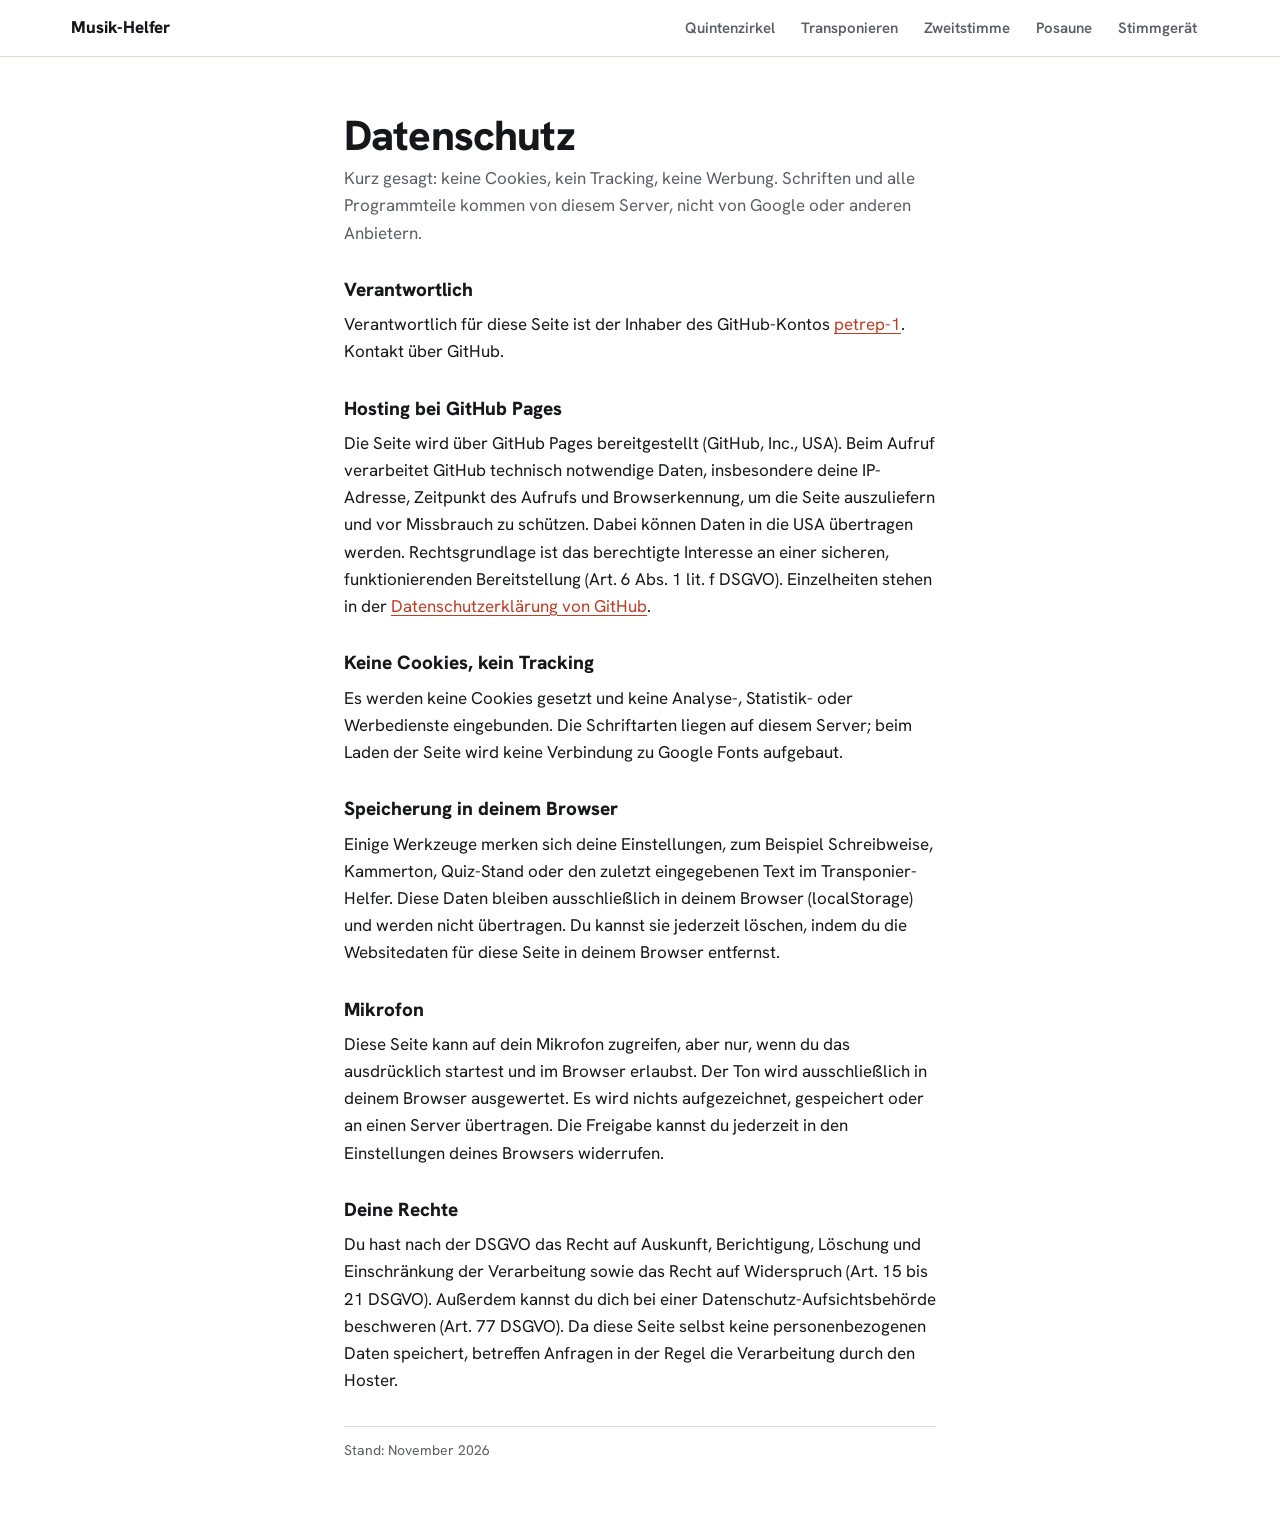
<file: datenschutz/index.html>
<!DOCTYPE html>
<html lang="de">
<head>
<meta charset="utf-8">
<meta name="viewport" content="width=device-width,initial-scale=1">
<title>Datenschutz – Musik-Helfer</title>
<link rel="stylesheet" href="../assets/site.css">
<style>

:root{color-scheme:light dark;--bg:light-dark(#ffffff,#121419);--ink:light-dark(#16171b,#ecebe6);--mute:light-dark(#5b5e66,#a2a5ad);--line:light-dark(#dcdad4,#2f323a);--acc:light-dark(#c43b23,#ff7d61)}
:root[data-theme=light]{color-scheme:light}:root[data-theme=dark]{color-scheme:dark}
*{box-sizing:border-box;min-width:0}
body{margin:0;background:var(--bg);color:var(--ink);font:17px/1.6 "Hanken Grotesk",system-ui,sans-serif}
main{max-width:720px;margin:0 auto;padding:clamp(20px,4vw,48px) max(5vw,16px) 64px}
h1{font-size:clamp(30px,5vw,42px);line-height:1.1;margin:8px 0 6px;font-weight:800;letter-spacing:-.02em}
h2{font-size:19px;margin:28px 0 6px;font-weight:800}
p,li{margin:0 0 10px}ul{padding-left:20px;margin:0 0 10px}
a{color:var(--acc);text-underline-offset:3px}
.back{display:inline-flex;align-items:center;min-height:44px;color:var(--ink);font-weight:600}
.lead{color:var(--mute);margin-bottom:8px}
.stand{color:var(--mute);font-size:14px;margin-top:32px;border-top:1px solid var(--line);padding-top:12px}
</style>
</head>
<body>
<nav class="site-nav" aria-label="Seiten"><div class="in"><a class="brand" href="../">Musik-Helfer</a><div class="links"><a href=".././">Quintenzirkel</a><a href="../transponieren/">Transponieren</a><a href="../zweitstimme/">Zweitstimme</a><a href="../posaune/">Posaune</a><a href="../stimmgeraet/">Stimmgerät</a></div></div></nav>
<main>

<h1>Datenschutz</h1>
<p class="lead">Kurz gesagt: keine Cookies, kein Tracking, keine Werbung. Schriften und alle Programmteile kommen von diesem Server, nicht von Google oder anderen Anbietern.</p>

<h2>Verantwortlich</h2>
<p>Verantwortlich für diese Seite ist der Inhaber des GitHub-Kontos <a href="https://github.com/petrep-1">petrep-1</a>. Kontakt über GitHub.</p>

<h2>Hosting bei GitHub Pages</h2>
<p>Die Seite wird über GitHub Pages bereitgestellt (GitHub, Inc., USA). Beim Aufruf verarbeitet GitHub technisch notwendige Daten, insbesondere deine IP-Adresse, Zeitpunkt des Aufrufs und Browserkennung, um die Seite auszuliefern und vor Missbrauch zu schützen. Dabei können Daten in die USA übertragen werden. Rechtsgrundlage ist das berechtigte Interesse an einer sicheren, funktionierenden Bereitstellung (Art. 6 Abs. 1 lit. f DSGVO). Einzelheiten stehen in der <a href="https://docs.github.com/de/site-policy/privacy-policies/github-general-privacy-statement">Datenschutzerklärung von GitHub</a>.</p>

<h2>Keine Cookies, kein Tracking</h2>
<p>Es werden keine Cookies gesetzt und keine Analyse-, Statistik- oder Werbedienste eingebunden. Die Schriftarten liegen auf diesem Server; beim Laden der Seite wird keine Verbindung zu Google Fonts aufgebaut.</p>

<h2>Speicherung in deinem Browser</h2>
<p>Einige Werkzeuge merken sich deine Einstellungen, zum Beispiel Schreibweise, Kammerton, Quiz-Stand oder den zuletzt eingegebenen Text im Transponier-Helfer. Diese Daten bleiben ausschließlich in deinem Browser (localStorage) und werden nicht übertragen. Du kannst sie jederzeit löschen, indem du die Websitedaten für diese Seite in deinem Browser entfernst.</p>
<h2>Mikrofon</h2>
<p>Diese Seite kann auf dein Mikrofon zugreifen, aber nur, wenn du das ausdrücklich startest und im Browser erlaubst. Der Ton wird ausschließlich in deinem Browser ausgewertet. Es wird nichts aufgezeichnet, gespeichert oder an einen Server übertragen. Die Freigabe kannst du jederzeit in den Einstellungen deines Browsers widerrufen.</p>

<h2>Deine Rechte</h2>
<p>Du hast nach der DSGVO das Recht auf Auskunft, Berichtigung, Löschung und Einschränkung der Verarbeitung sowie das Recht auf Widerspruch (Art. 15 bis 21 DSGVO). Außerdem kannst du dich bei einer Datenschutz-Aufsichtsbehörde beschweren (Art. 77 DSGVO). Da diese Seite selbst keine personenbezogenen Daten speichert, betreffen Anfragen in der Regel die Verarbeitung durch den Hoster.</p>
<p class="stand">Stand: November 2026</p>
</main>
</body>
</html>
</file>
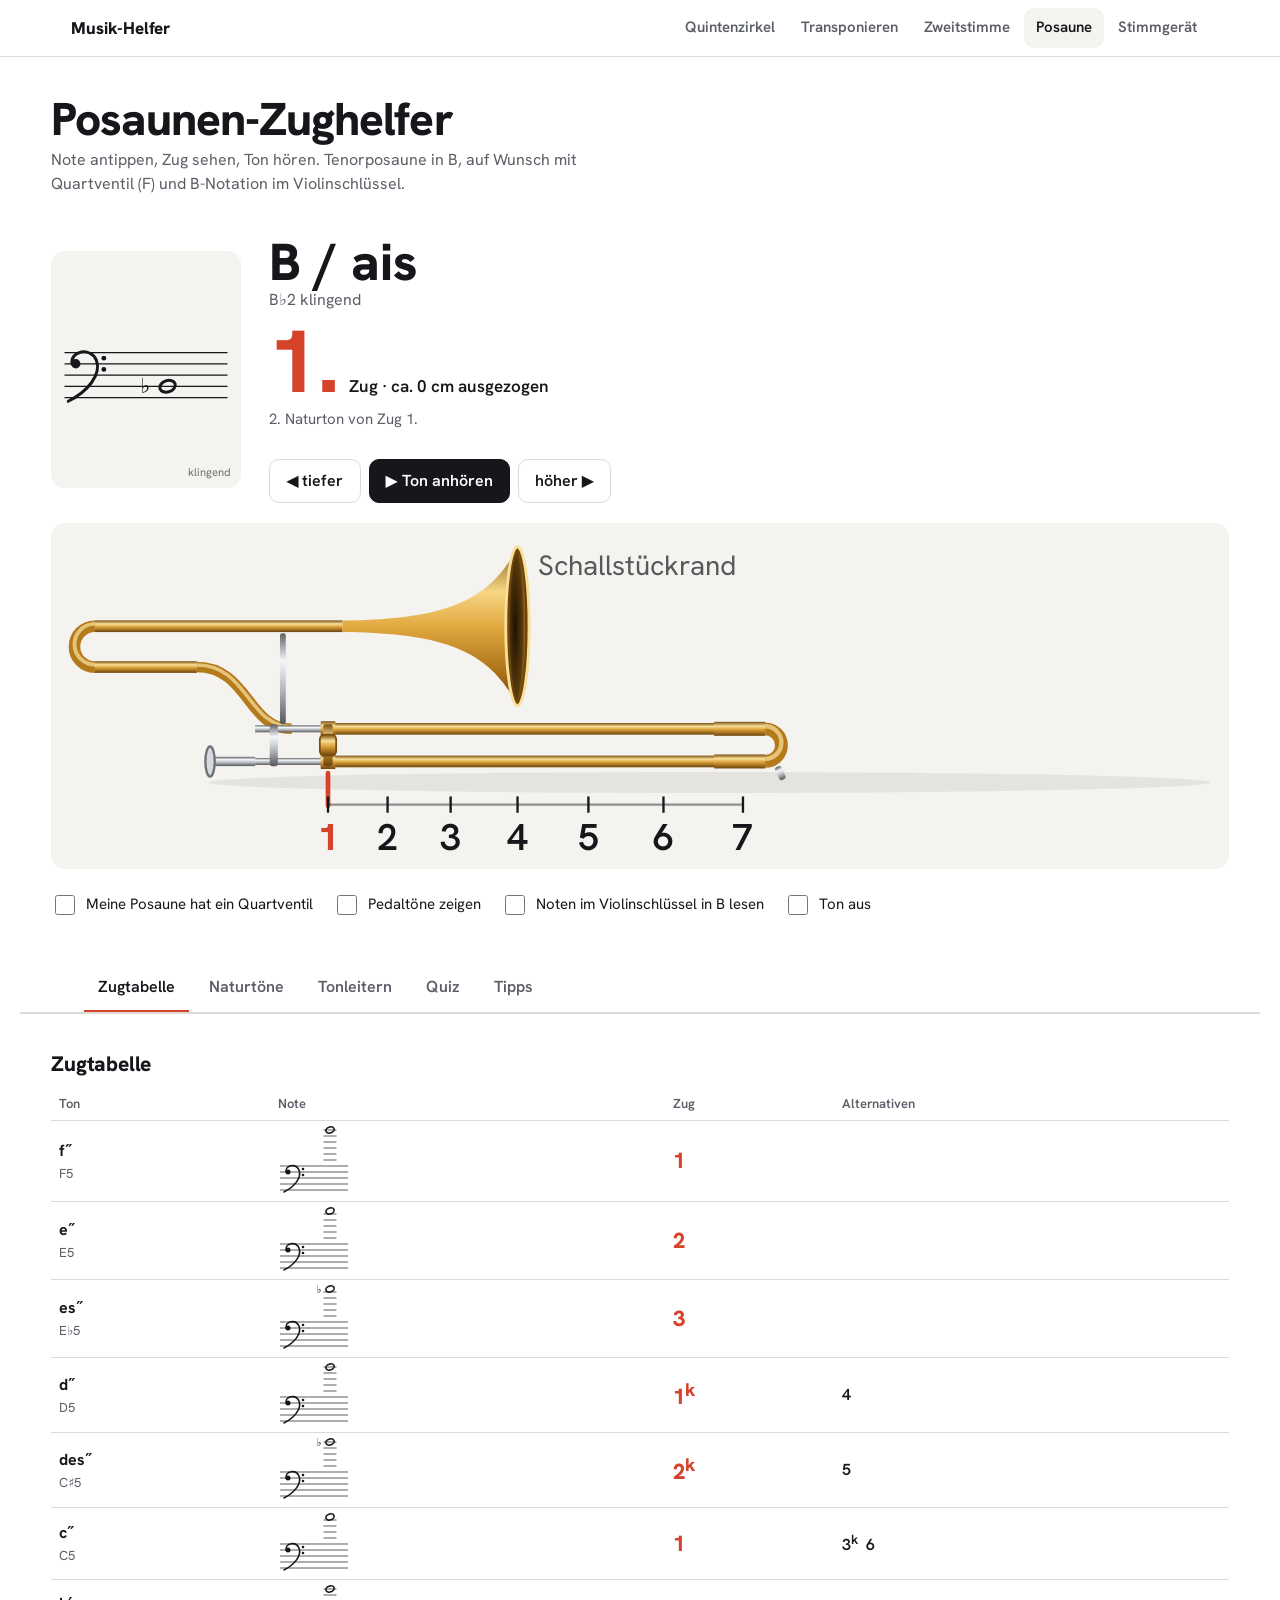
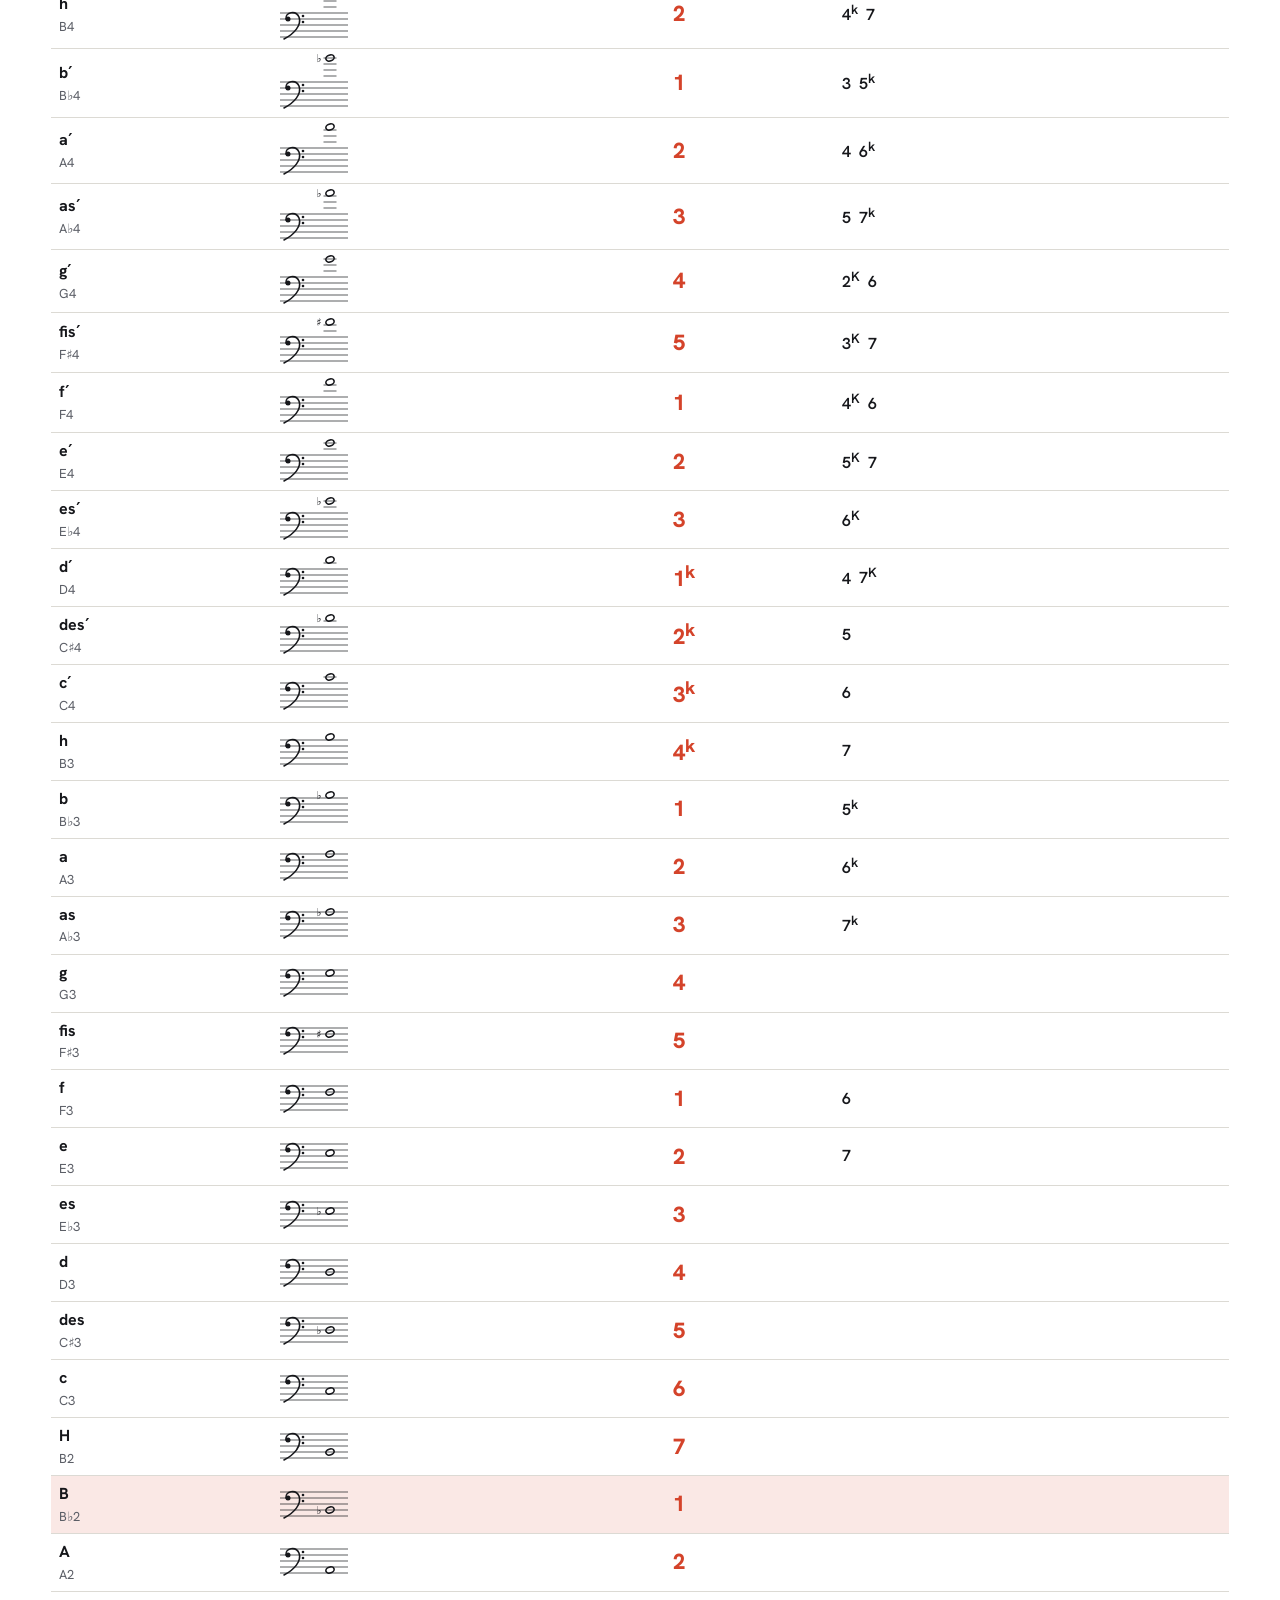
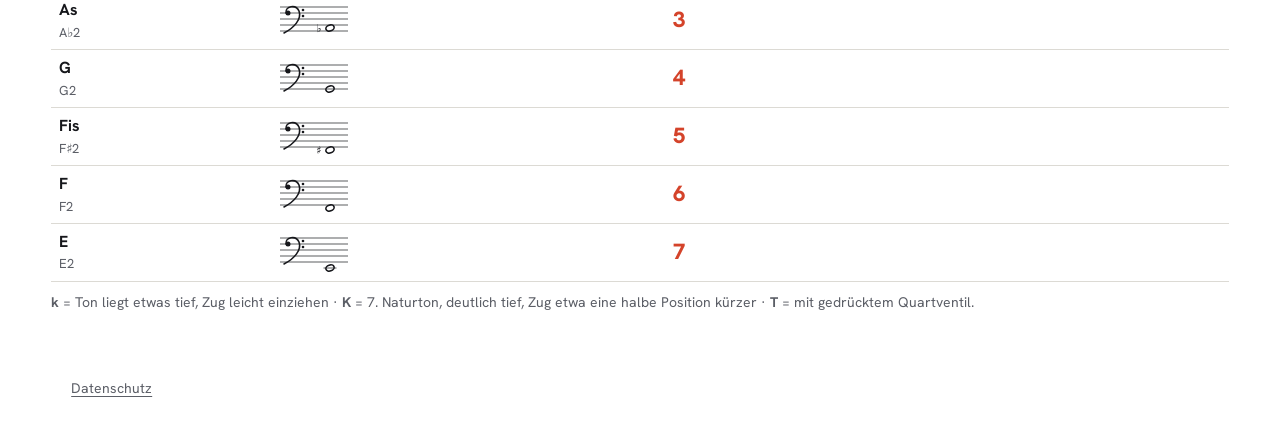
<file: posaune/index.html>
<!DOCTYPE html>
<html lang="de">
<head>
<meta charset="utf-8">
<meta name="viewport" content="width=device-width,initial-scale=1">
<title>Posaunen-Zughelfer</title>
<link rel="stylesheet" href="../assets/site.css">
<style>
/* VOICE: practical, warm practice-room companion; clear like a good method book
   IDEA: a printed brass fingering chart that comes alive — the slide itself moves
   PICTURE: large side-view of the trombone slide + bass staff, slide glides to the position
   COLOUR and TYPE: white / deep brown night, lacquer-brass yellow fields, signal red accent; Archivo 800 + Archivo
   LAYOUT: brass title band, instrument panel (staff | big position | slide), tabs: Zugtabelle, Naturtöne, Tonleitern, Quiz, Tipps */
:root{--mut:var(--mute);--card:var(--soft);--ok:light-dark(#1f7a4a,#5fd39a)}
*{box-sizing:border-box;min-width:0}
body{margin:0;background:var(--bg);color:var(--ink);font:16px/1.55 "Hanken Grotesk",system-ui,sans-serif;overflow-x:clip}
.band{padding:clamp(20px,3vw,44px) max(4vw,14px)}
.wrap{max-width:1240px;margin:0 auto}
header.band{padding-bottom:0}
h1{font-weight:800;font-size:clamp(32px,4vw,46px);line-height:1.05;margin:0;letter-spacing:-.02em;text-wrap:balance}
header p{margin:4px 0 0;max-width:62ch;color:var(--mute)}
h2{font-size:21px;line-height:1.15;margin:0 0 12px;font-weight:800;letter-spacing:-.01em}
button,select{font:inherit;color:inherit}
.btn{min-height:44px;padding:0 16px;border-radius:10px;border:1.5px solid var(--line);background:var(--bg);font-weight:600;cursor:pointer}.btn:hover{border-color:var(--ink)}
.btn.pri{background:var(--ink);color:var(--bg);border-color:var(--ink)}
.btn:focus-visible,.chip:focus-visible,.tab:focus-visible,select:focus-visible,input:focus-visible{outline:3px solid var(--acc);outline-offset:2px}
/* instrument panel */
.panel{display:grid;grid-template-columns:minmax(0,190px) minmax(0,1fr);gap:20px 28px;align-items:center}
.staff{background:var(--card);border-radius:14px;padding:6px}
.staff svg{display:block;width:100%;height:auto;color:var(--ink)}
.read .nm{font-size:clamp(34px,6vw,52px);font-weight:800;line-height:1}
.read .sci{color:var(--mut);font-size:16px}
.big{display:flex;align-items:baseline;gap:10px;margin-top:10px}
.big b{font-size:clamp(56px,10vw,88px);line-height:.9;font-weight:800;color:var(--acc)}
.big span{font-size:17px;font-weight:600}
.hint{margin:6px 0 0;color:var(--mut);font-size:15px}
.chips{display:flex;flex-wrap:wrap;gap:8px;margin-top:12px}
.chip{min-height:44px;min-width:44px;padding:4px 12px;border-radius:10px;border:1.5px solid var(--line);background:var(--card);cursor:pointer;font-weight:600;display:inline-flex;align-items:center;gap:6px}
.chip.on{border-color:var(--acc);box-shadow:inset 0 0 0 1px var(--acc)}
.chip small{font-weight:400;color:var(--mut);font-size:13px}
.chip.t{border-style:dashed}
.ctrl{display:flex;flex-wrap:wrap;gap:8px;margin-top:16px}
.fig{grid-column:1/-1;background:var(--card);border-radius:14px;padding:10px 6px 4px}
.fig>svg{display:block;width:100%;height:auto;color:var(--ink)}
.opts{display:flex;flex-wrap:wrap;gap:8px 20px;margin-top:14px;font-size:15px}
.opts label{display:flex;align-items:center;gap:8px;min-height:44px;cursor:pointer}
.opts input{width:20px;height:20px;accent-color:var(--acc)}
/* tabs */
nav.tabs{max-width:1240px;margin:0 auto;display:flex;gap:6px;overflow-x:auto;border-bottom:2px solid var(--line);padding:0 max(5vw,16px)}
.tab{flex:none;min-height:48px;padding:0 14px;border:0;background:none;font-weight:600;color:var(--mut);cursor:pointer;border-bottom:4px solid transparent;margin-bottom:-2px}
.tab[aria-selected=true]{color:var(--ink);border-bottom-color:var(--acc)}
section[hidden]{display:none}
table{border-collapse:collapse;width:100%}
th,td{text-align:left;padding:6px 8px;border-bottom:1px solid var(--line);vertical-align:middle}
th{font-size:13px;color:var(--mut);font-weight:600}
tr.row{cursor:pointer}tr.row:hover td{background:var(--card)}
tr.row.sel td{background:color-mix(in srgb,var(--acc) 12%,transparent)}
td.nt{padding-block:2px;line-height:0}.mini{display:block;color:var(--ink);overflow:visible}
td.z{font-size:22px;font-weight:800;color:var(--acc);white-space:nowrap}
td .s{color:var(--mut);font-size:13px;display:block}
td .alt{display:inline-block;margin-right:8px;font-weight:600;white-space:nowrap}
.legend{color:var(--mut);font-size:14px;margin-top:10px}
.grid7{display:flex;flex-wrap:wrap;gap:8px;margin-bottom:16px}
.ser{display:grid;grid-template-columns:repeat(auto-fill,minmax(110px,1fr));gap:8px}
.ser .chip{flex-direction:column;align-items:flex-start;padding:8px 12px}
.ser .chip b{font-size:22px}
.quiz{display:grid;grid-template-columns:minmax(0,220px) minmax(0,1fr);gap:20px;align-items:start}
.ans{display:grid;grid-template-columns:repeat(7,minmax(0,1fr));gap:6px;margin-top:10px}
.ans .chip{justify-content:center;font-size:20px;padding:0}
.ans .chip.right{background:var(--ok);color:var(--bg);border-color:var(--ok)}
.ans .chip.wrong{background:var(--acc);color:#fff;border-color:var(--acc)}
.score{font-size:15px;color:var(--mut)}
.fb{min-height:52px;margin:12px 0;font-weight:600}
.tips{display:grid;grid-template-columns:repeat(auto-fit,minmax(min(100%,300px),1fr));gap:16px 32px;max-width:1100px}
.tips h3{margin:0 0 4px;font-size:18px}.tips p{margin:0}
.lad li{margin-bottom:4px}
@media(max-width:600px){.panel{grid-template-columns:minmax(0,130px) minmax(0,1fr);gap:14px}.quiz{grid-template-columns:minmax(0,1fr)}.quiz .staff{max-width:200px}table{font-size:14px}th,td{padding:6px 4px}}
</style>
</head>
<body>
<nav class="site-nav" aria-label="Seiten"><div class="in"><a class="brand" href="../">Musik-Helfer</a><div class="links"><a href=".././">Quintenzirkel</a><a href="../transponieren/">Transponieren</a><a href="../zweitstimme/">Zweitstimme</a><a href="../posaune/" aria-current="page">Posaune</a><a href="../stimmgeraet/">Stimmgerät</a></div></div></nav>
<header class="band"><div class="wrap">
<h1>Posaunen-Zughelfer</h1>
<p>Note antippen, Zug sehen, Ton hören. Tenorposaune in B, auf Wunsch mit Quartventil (F) und B-Notation im Violinschlüssel.</p>
</div></header>

<main>
<div class="band"><div class="wrap">
<div class="panel">
<div class="staff" id="staff" aria-label="Notenzeile"></div>
<div class="read">
<div class="nm" id="nm"></div>
<div class="sci" id="sci"></div>
<div class="big"><b id="pos"></b><span id="posTxt"></span></div>
<p class="hint" id="hint"></p>
<div class="chips" id="alts"></div>
<div class="ctrl">
<button class="btn" id="prev" aria-label="Halbton tiefer">◀ tiefer</button>
<button class="btn pri" id="play">▶ Ton anhören</button>
<button class="btn" id="next" aria-label="Halbton höher">höher ▶</button>
</div>
</div>
<div class="fig" id="fig" aria-label="Zugstellung der Posaune"><svg id="slide" viewBox="0 0 1000 285" role="img" aria-label="Posaune, Zug in aktueller Position"></svg></div>
</div>
<div class="opts">
<label><input type="checkbox" id="oValve"> Meine Posaune hat ein Quartventil</label>
<label><input type="checkbox" id="oPed"> Pedaltöne zeigen</label>
<label><input type="checkbox" id="oTreble"> Noten im Violinschlüssel in B lesen</label>
<label><input type="checkbox" id="oMute"> Ton aus</label>
</div>
</div></div>

<nav class="tabs" role="tablist">
<button class="tab" role="tab" data-t="zugtabelle">Zugtabelle</button>
<button class="tab" role="tab" data-t="naturtoene">Naturtöne</button>
<button class="tab" role="tab" data-t="tonleitern">Tonleitern</button>
<button class="tab" role="tab" data-t="quiz">Quiz</button>
<button class="tab" role="tab" data-t="tipps">Tipps</button>
</nav>

<section class="band" id="t-zugtabelle"><div class="wrap">
<h2>Zugtabelle</h2>
<table><thead><tr><th>Ton</th><th>Note</th><th>Zug</th><th>Alternativen</th><th id="thT">Quartventil</th></tr></thead><tbody id="tbl"></tbody></table>
<p class="legend"><b>k</b> = Ton liegt etwas tief, Zug leicht einziehen · <b>K</b> = 7. Naturton, deutlich tief, Zug etwa eine halbe Position kürzer · <b>T</b> = mit gedrücktem Quartventil.</p>
</div></section>

<section class="band" id="t-naturtoene" hidden><div class="wrap">
<h2>Naturtonreihe pro Zug</h2>
<p class="hint" style="margin-bottom:12px">Ohne den Zug zu bewegen, spielst du nur mit der Lippenspannung diese Töne. Ideal für Bindeübungen (Lip Slurs).</p>
<div class="grid7" id="serPos"></div>
<div class="ser" id="ser"></div>
</div></section>

<section class="band" id="t-tonleitern" hidden><div class="wrap">
<h2>Tonleitern mit Zügen</h2>
<div class="grid7" id="keys"></div>
<div class="ctrl" style="margin:0 0 16px"><button class="btn" id="oct">Oktave höher</button><button class="btn pri" id="scPlay">▶ Tonleiter abspielen</button></div>
<div class="ser" id="scale"></div>
</div></section>

<section class="band" id="t-quiz" hidden><div class="wrap">
<h2>Quiz: Welcher Zug?</h2>
<div class="quiz">
<div class="staff" id="qStaff"></div>
<div>
<div class="opts" style="margin-top:0">
<label>Stufe <select id="lvl" class="btn" style="min-height:44px">
<option value="a">Einsteiger (f bis f′)</option><option value="b">Mittel (E bis b′)</option><option value="c">Alles (E bis f″)</option></select></label>
<label><input type="checkbox" id="qName"> Notennamen zeigen</label>
</div>
<div class="ans" id="ans"></div>
<p class="fb" id="fb" aria-live="polite"></p>
<div class="ctrl" style="margin-top:0"><button class="btn" id="qPlay">▶ Ton</button><button class="btn pri" id="qNext">Nächste Note</button></div>
<p class="score" id="score"></p>
</div>
</div>
</div></section>

<section class="band" id="t-tipps" hidden><div class="wrap">
<h2>Tipps zum Zug</h2>
<div class="tips">
<div><h3>Orientierung am Instrument</h3><p>1. Zug: ganz geschlossen, aber locker. 3. Zug: Hand kurz vor dem Schallstückrand. 4. Zug: Hand auf Höhe des Schallstückrands. 5. Zug: knapp dahinter. 6. Zug: Arm fast gestreckt. 7. Zug: Arm ganz gestreckt, Finger an der Zugstange.</p></div>
<div><h3>Abstände wachsen</h3><p>Jede Position liegt ein Stück weiter als die vorige: von 1 nach 2 sind es etwa 8 cm, von 6 nach 7 schon über 10 cm. Die Grafik oben ist maßstabsgetreu.</p></div>
<div><h3>Intonation über das Ohr</h3><p>Der 5. Naturton (z. B. d′ auf 1) ist leicht tief, der 7. deutlich. Deshalb gibt es Hinweise wie „k“ und „K“. Am Ende entscheidet immer das Ohr, nicht die Markierung.</p></div>
<div><h3>Alternativzüge nutzen</h3><p>Schnelle Wechsel wie zwischen f und b (klein) gehen auf 6–5 oder mit Quartventil auf T1–1 viel leichter als auf 1–1 mit großem Sprung. Wer weite Wege spart, spielt sauberer.</p></div>
<div><h3>Lockerer Arm</h3><p>Den Zug mit Daumen und zwei Fingern führen, Bewegung aus Ellbogen und Handgelenk. Der Zug wandert schnell und kurz vor dem Ton, nicht während des Tons.</p></div>
<div><h3>Kleiner Übungsplan</h3><ul class="lad" style="margin:0;padding-left:18px"><li>5 min Naturtöne auf 1 bis 7 binden</li><li>5 min Tonleitern B, Es, F und As (Blasmusik-Tonarten)</li><li>5 min Quiz auf Stufe „Mittel“</li><li>Dann Stücke aus dem Vereinsprogramm</li></ul></div>
</div>
</div></section>
</main>

<script>
{
const NAMES=['C','Des','D','Es','E','F','Fis','G','As','A','B','H'];
const ALTN=['','Cis','','Dis','','','Ges','','Gis','','Ais',''];
const EN=['C','C♯','D','E♭','E','F','F♯','G','A♭','A','B♭','B'];
const LET=[0,1,1,2,2,3,3,4,5,5,6,6], ACC=['','♭','','♭','','','♯','','♭','','♭',''];
const P=[1,2,3,4,5,6,7,8,9,10,12];
const $=id=>document.getElementById(id);
const store={get(k,d){try{const v=localStorage.getItem('pos.'+k);return v===null?d:JSON.parse(v)}catch(e){return d}},set(k,v){try{localStorage.setItem('pos.'+k,JSON.stringify(v))}catch(e){}}};
const S={valve:store.get('valve',false),ped:store.get('ped',false),treble:store.get('treble',false),cur:store.get('cur',46),mute:store.get('mute',false)};

const gname=m=>{const pc=m%12,o=Math.floor(m/12)-1,n=NAMES[pc];
  if(o<=0)return '₂'+n; if(o===1)return '₁'+n; if(o===2)return n;
  return n.toLowerCase()+['','′','″','‴'][o-3]};
const sci=m=>EN[m%12]+(Math.floor(m/12)-1);
const ext=p=>137.5*(2**((p-1)/12)-1);
const posEq=k=>1+12*Math.log2(1+2**(5/12)*(2**(k/12)-1));
const fmt=x=>(Math.round(x*10)/10).toString().replace('.',',');

function opts(m){const r=[];
  for(let p=1;p<=7;p++){const f=34-(p-1);
    for(const n of P){if(n===1&&!S.ped)continue;if(n===7&&p===1)continue;
      const e=f+12*Math.log2(n);if(Math.round(e)!==m)continue;
      r.push({p,n,dev:Math.round((e-m)*100),vis:n===7?p-.55:(e-m<-.1?p-.15:p)})}}
  return r}
function vopts(m){const r=[];if(m>60)return r;
  for(let k=0;k<=5;k++)for(const n of [2,3,4,5,6]){const e=29-k+12*Math.log2(n);
    if(Math.round(e)===m){const pe=posEq(k);r.push({t:true,k,n,pos:pe,vis:Math.min(pe,7.4),dev:Math.round((e-m)*100)})}}
  return r}
const std=o=>o.filter(x=>x.n!==7)[0]||o[0];
const mark=o=>o.n===7?'<sup>K</sup>':(o.dev<=-10?'<sup>k</sup>':'');
const tLabel=v=>v.k===0?'T1':'T≈'+fmt(v.pos);
function hintFor(o){if(!o)return '';if(o.t)return o.pos>7.05?'Ganz außen, evtl. Stimmzug am Ventil etwas ziehen.':'Quartventil drücken, Zug etwas weiter als die normale Position.';
  if(o.n===7)return '7. Naturton: deutlich zu tief, Zug ca. eine halbe Position kürzer nehmen.';
  if(o.dev<=-10)return o.n+'. Naturton: etwas tief, Zug leicht einziehen.';
  if(o.n===1)return 'Pedalton (Grundton): viel Luft, Lippen ganz locker.';return o.n+'. Naturton von Zug '+o.p+'.'}

/* notation */
function staffSVG(m){
  const tr=S.treble, w=tr?m+14:m, pc=w%12, o=Math.floor(w/12)-1, st=LET[pc]+7*o, base=tr?30:18;
  const y=s=>130-(s-base)*6, ny=y(st), x=118;let L='';
  for(let i=0;i<5;i++)L+=`<line x1="8" x2="182" y1="${130-i*12}" y2="${130-i*12}"/>`;
  for(let s=base+10;s<=st;s+=2)if((s-base)%2===0)L+=`<line x1="${x-14}" x2="${x+14}" y1="${y(s)}" y2="${y(s)}"/>`;
  for(let s=base-2;s>=st;s-=2)L+=`<line x1="${x-14}" x2="${x+14}" y1="${y(s)}" y2="${y(s)}"/>`;
  const clef=tr?`<path d="M30 148c-7 2-9-8-2-9 6 0 7 9 0 12-6 2-4-5-4-8L32 58c1-12 13-10 9 4-4 14-24 26-24 44 0 18 30 18 30 2 0-12-17-13-18-1-1 8 7 11 10 9" fill="none" stroke="currentColor" stroke-width="2.6" stroke-linecap="round"/>`
   :`<circle cx="20" cy="94" r="5" fill="currentColor"/><path d="M16 94C14 80 36 76 42 90 48 106 32 124 12 134" fill="none" stroke="currentColor" stroke-width="3.2" stroke-linecap="round"/><circle cx="50" cy="88" r="2.6" fill="currentColor"/><circle cx="50" cy="100" r="2.6" fill="currentColor"/>`;
  const acc=ACC[pc]?`<text x="${x-24}" y="${ny+7}" font-size="22" text-anchor="middle" fill="currentColor">${ACC[pc]}</text>`:'';
  return `<svg viewBox="0 -20 190 240" role="img" aria-label="${gname(m)}"><g stroke="currentColor" stroke-width="1.3">${L}</g>${clef}${acc}
   <ellipse cx="${x}" cy="${ny}" rx="8.5" ry="6" fill="none" stroke="currentColor" stroke-width="3.2" transform="rotate(-18 ${x} ${ny})"/>
   <text x="186" y="214" font-size="12" text-anchor="end" fill="currentColor" opacity=".6">${tr?'notiert in B':'klingend'}</text></svg>`}

function miniStaff(m){
  const tr=S.treble,w=tr?m+14:m,pc=w%12,o=Math.floor(w/12)-1,st=LET[pc]+7*o,base=tr?30:18,y=s=>130-(s-base)*6,ny=y(st),x=104;let L='';
  for(let i=0;i<5;i++)L+=`<line x1="4" x2="140" y1="${130-i*12}" y2="${130-i*12}"/>`;
  for(let s=base+10;s<=st;s+=2)L+=`<line x1="${x-13}" x2="${x+13}" y1="${y(s)}" y2="${y(s)}"/>`;
  for(let s=base-2;s>=st;s-=2)L+=`<line x1="${x-13}" x2="${x+13}" y1="${y(s)}" y2="${y(s)}"/>`;
  const clef=tr?`<path d="M30 148c-7 2-9-8-2-9 6 0 7 9 0 12-6 2-4-5-4-8L32 58c1-12 13-10 9 4-4 14-24 26-24 44 0 18 30 18 30 2 0-12-17-13-18-1-1 8 7 11 10 9" fill="none" stroke="currentColor" stroke-width="2.6" stroke-linecap="round"/>`
   :`<circle cx="20" cy="94" r="5" fill="currentColor"/><path d="M16 94C14 80 36 76 42 90 48 106 32 124 12 134" fill="none" stroke="currentColor" stroke-width="3.2" stroke-linecap="round"/><circle cx="50" cy="88" r="2.6" fill="currentColor"/><circle cx="50" cy="100" r="2.6" fill="currentColor"/>`;
  const top=Math.min(ny,tr?52:82)-14,bot=Math.max(ny,tr?152:136)+12,h=bot-top;
  const acc=ACC[pc]?`<text x="${x-22}" y="${ny+7}" font-size="22" text-anchor="middle" fill="currentColor">${ACC[pc]}</text>`:'';
  return `<svg class="mini" viewBox="0 ${top} 146 ${h}" width="${Math.round(146*.5)}" height="${Math.round(h*.5)}" aria-hidden="true"><g stroke="currentColor" stroke-width="1.4">${L}</g>${clef}${acc}<ellipse cx="${x}" cy="${ny}" rx="8.5" ry="6" fill="none" stroke="currentColor" stroke-width="3.2" transform="rotate(-18 ${x} ${ny})"/></svg>`}

/* slide picture: fixed viewBox, 1 cm = 6.25 units, x=0 cm at mouthpiece receiver */
const U=6.25,X=c=>(170+c*U).toFixed(1),H0=10;/* handle sits 10 cm in front of receiver in 1st position */
const tube=(a,b,y,h,f)=>`<rect x="${X(a)}" y="${y-h/2}" width="${((b-a)*U).toFixed(1)}" height="${h}" fill="url(#${f})"/>`;
const bend=(d,w)=>`<path d="${d}" fill="none" stroke="#b47a1c" stroke-width="${w}"/><path d="${d}" fill="none" stroke="#f7dc96" stroke-width="${w/3}" opacity=".75" transform="translate(0 -${w/5})"/>`;
function drawSlide(){let t='';
  for(let p=1;p<=7;p++){const x=X(H0+ext(p));t+=`<line x1="${x}" x2="${x}" y1="226" y2="240" stroke="currentColor" stroke-width="2"/><text x="${x}" y="272" font-size="32" font-weight="600" text-anchor="middle" fill="currentColor" data-p="${p}">${p}</text>`}
  $('slide').innerHTML=`<defs>
   <linearGradient id="br" x1="0" y1="0" x2="0" y2="1"><stop offset="0" stop-color="#7a4e0e"/><stop offset=".3" stop-color="#f8df98"/><stop offset=".55" stop-color="#dca23a"/><stop offset="1" stop-color="#6e440b"/></linearGradient>
   <linearGradient id="ni" x1="0" y1="0" x2="0" y2="1"><stop offset="0" stop-color="#5d6064"/><stop offset=".3" stop-color="#f4f6f8"/><stop offset=".6" stop-color="#b9bdc2"/><stop offset="1" stop-color="#55585c"/></linearGradient>
   <linearGradient id="bl" x1="0" y1="0" x2="0" y2="1"><stop offset="0" stop-color="#8a5a12"/><stop offset=".28" stop-color="#f6d685"/><stop offset=".5" stop-color="#e2a940"/><stop offset=".8" stop-color="#a86f18"/><stop offset="1" stop-color="#6a420b"/></linearGradient>
   <radialGradient id="mo" cx=".35" cy=".5" r=".7"><stop offset="0" stop-color="#1e1204"/><stop offset=".7" stop-color="#5a3a0a"/><stop offset="1" stop-color="#b07a20"/></radialGradient></defs>
  <ellipse cx="560" cy="214" rx="430" ry="9" fill="currentColor" opacity=".07"/>
  ${bend(`M${X(-22)} 80 A17.5 17.5 0 0 0 ${X(-22)} 115`,10)}
  ${tube(-22,12,80,10,'br')}${tube(-22,-8,115,10,'br')}
  ${bend(`M${X(-8)} 115 C${X(-1)} 115 ${X(-1)} 168 ${X(5)} 168`,9)}
  <rect x="${X(3.4)}" y="86" width="5" height="78" rx="2" fill="url(#ni)"/>
  <path d="M${X(12)} 75 C${X(25)} 74 ${X(32)} 62 ${X(36)} 12 L${X(36)} 148 C${X(32)} 98 ${X(25)} 86 ${X(12)} 85 Z" fill="url(#bl)"/>
  <ellipse cx="${X(36)}" cy="80" rx="10" ry="68" fill="#6e440b"/><ellipse cx="${X(36)+2}" cy="80" rx="6.5" ry="62" fill="url(#mo)"/>
  <ellipse cx="${X(36)}" cy="80" rx="10" ry="68" fill="none" stroke="#f8df98" stroke-width="2.5"/>
  <text x="${+X(36)+18}" y="36" font-size="24" fill="currentColor" opacity=".7">Schallstückrand</text>
  ${tube(0,68,168,6,'ni')}${tube(0,68,196,6,'ni')}
  <rect x="${X(2)}" y="164" width="7" height="36" rx="2" fill="url(#ni)"/>
  ${tube(-6,0,196,8,'ni')}<ellipse cx="${X(-6.2)}" cy="196" rx="4" ry="13" fill="#d6d9dd" stroke="#6d7074" stroke-width="2"/>
  <g id="outer">
   ${tube(9,70,168,10,'br')}${tube(9,70,196,10,'br')}${tube(9,11,168,13,'br')}${tube(9,11,196,13,'br')}${tube(63,70,168,12,'br')}${tube(63,70,196,12,'br')}
   ${bend(`M${X(70)} 168 A14 14 0 0 1 ${X(70)} 196`,11)}
   <rect x="${+X(70)+10}" y="200" width="6" height="12" rx="2" fill="url(#ni)" transform="rotate(-25 ${+X(70)+13} 206)"/>
   <rect x="${+X(H0)-4}" y="164" width="8" height="36" rx="2" fill="url(#br)"/>
   <rect x="${+X(H0)-7}" y="173" width="14" height="18" rx="4" fill="url(#br)" stroke="#7a4e0e" stroke-width="1.5"/>
   <line x1="${X(H0)}" x2="${X(H0)}" y1="206" y2="234" stroke="var(--acc)" stroke-width="4" stroke-linecap="round"/>
  </g>
  <line x1="${X(H0)}" x2="${X(H0+ext(7))}" y1="233" y2="233" stroke="currentColor" opacity=".45" stroke-width="2"/>${t}`}
drawSlide();
let curVis=1,curDx=0,raf=0;const still=matchMedia('(prefers-reduced-motion: reduce)');
function setSlide(v,animate=true){curVis=v;const g=$('outer');if(!g)return;const to=ext(v)*U,from=curDx;cancelAnimationFrame(raf);
  const put=d=>{curDx=d;g.setAttribute('transform',`translate(${d.toFixed(2)} 0)`)};
  if(!animate||still.matches||Math.abs(to-from)<.5)put(to);
  else{const t0=performance.now(),D=Math.min(650,250+Math.abs(to-from)*1.2);
    const step=t=>{const k=Math.min(1,(t-t0)/D),e=1-(1-k)**3;put(from+(to-from)*e);if(k<1)raf=requestAnimationFrame(step)};raf=requestAnimationFrame(step)}
  document.querySelectorAll('#slide text[data-p]').forEach(t=>{const on=Math.round(v)==+t.dataset.p;t.setAttribute('font-weight',on?'800':'600');t.setAttribute('fill',on?'var(--acc)':'currentColor')})}

/* audio */
let ac;function tone(m,d=.9){if(S.mute)return;try{ac=ac||new (window.AudioContext||window.webkitAudioContext)();if(ac.state==='suspended')ac.resume();
  const f=440*2**((m-69)/12),t=ac.currentTime,o1=ac.createOscillator(),o2=ac.createOscillator(),fl=ac.createBiquadFilter(),g=ac.createGain();
  o1.type='sawtooth';o2.type='square';o1.frequency.value=f;o2.frequency.value=f*1.003;fl.type='lowpass';fl.Q.value=2;
  fl.frequency.setValueAtTime(f*1.5,t);fl.frequency.linearRampToValueAtTime(Math.min(f*7,6000),t+.08);fl.frequency.linearRampToValueAtTime(f*4,t+d);
  g.gain.setValueAtTime(0,t);g.gain.linearRampToValueAtTime(.22,t+.05);g.gain.setValueAtTime(.18,t+d-.1);g.gain.linearRampToValueAtTime(0,t+d+.08);
  const g2=ac.createGain();g2.gain.value=.35;o1.connect(fl);o2.connect(g2).connect(fl);fl.connect(g).connect(ac.destination);
  o1.start(t);o2.start(t);o1.stop(t+d+.1);o2.stop(t+d+.1)}catch(e){}}

/* main view */
const lo=()=>S.ped?28:(S.valve?36:40), hi=77;
let pick=null;
function show(m,chosen){S.cur=m;store.set('cur',m);const o=opts(m),v=S.valve?vopts(m):[];
  const all=[...o,...v],c=chosen||std(o)||v[0];pick=c;
  $('staff').innerHTML=staffSVG(m);
  $('nm').textContent=gname(m)+(ALTN[m%12]?' / '+ALTN[m%12].toLowerCase():'');
  $('sci').textContent=sci(m)+' klingend'+(S.treble?' · notiert als '+gname(m+14)+' (Violinschlüssel B)':'');
  if(!c){$('pos').textContent='–';$('posTxt').textContent='ohne Quartventil nicht spielbar';$('hint').textContent='';$('alts').innerHTML='';return}
  $('pos').textContent=c.t?tLabel(c):c.p+'.';
  $('posTxt').textContent=(c.t?'mit Quartventil':'Zug')+` · ca. ${Math.round(ext(c.vis))} cm ausgezogen`;
  $('hint').textContent=hintFor(c);
  $('alts').innerHTML=all.length>1?all.map((x,i)=>`<button class="chip${x===c?' on':''}${x.t?' t':''}" data-i="${i}">${x.t?tLabel(x):x.p}${mark(x)}<small>${x.n}. NT</small></button>`).join(''):'';
  $('alts').onclick=e=>{const b=e.target.closest('.chip');if(b){show(m,all[+b.dataset.i]);tone(m)}};
  setSlide(c.vis);
  document.querySelectorAll('tr.row').forEach(r=>r.classList.toggle('sel',+r.dataset.m===m))}
$('prev').onclick=()=>{if(S.cur>lo()){show(S.cur-1);tone(S.cur)}};
$('next').onclick=()=>{if(S.cur<hi){show(S.cur+1);tone(S.cur)}};
$('play').onclick=()=>tone(S.cur);

/* table */
function table(){$('thT').style.display=S.valve?'':'none';let h='';
  for(let m=hi;m>=lo();m--){const o=opts(m),v=S.valve?vopts(m):[],s=std(o);
    if(!s&&!v.length)continue;
    const alts=o.filter(x=>x!==s).map(x=>`<span class="alt">${x.p}${mark(x)}</span>`).join('')||(s?'':'<span class="s">nur mit Ventil</span>');
    h+=`<tr class="row" data-m="${m}"><td><b>${gname(m)}</b><span class="s">${sci(m)}${S.treble?' · notiert '+gname(m+14):''}</span></td><td class="nt">${miniStaff(m)}</td><td class="z">${s?s.p+mark(s):'–'}</td><td>${alts}</td>${S.valve?`<td>${v.map(x=>`<span class="alt">${tLabel(x)}</span>`).join('')}</td>`:''}</tr>`}
  $('tbl').innerHTML=h}
$('tbl').onclick=e=>{const r=e.target.closest('tr.row');if(r){show(+r.dataset.m);tone(+r.dataset.m);window.scrollTo({top:0,behavior:matchMedia('(prefers-reduced-motion:reduce)').matches?'auto':'smooth'})}};

/* harmonic series */
let serP=store.get('serP',1);
function series(){$('serPos').innerHTML=[1,2,3,4,5,6,7].map(p=>`<button class="chip${p===serP?' on':''}" data-p="${p}">Zug ${p}</button>`).join('');
  const f=34-(serP-1);
  $('ser').innerHTML=P.filter(n=>n<=10||n===12).map(n=>{const e=f+12*Math.log2(n),m=Math.round(e),d=Math.round((e-m)*100);
    const note=n===7?'deutlich tief':n===1?'Pedalton':(d<=-10?'etwas tief':(n===11?'':'sauber'));
    return m<=hi?`<button class="chip" data-m="${m}" data-n="${n}"><small>${n}. Naturton</small><b>${gname(m)}</b><small>${note}</small></button>`:''}).join('')}
$('serPos').onclick=e=>{const b=e.target.closest('.chip');if(b){serP=+b.dataset.p;store.set('serP',serP);series()}};
$('ser').onclick=e=>{const b=e.target.closest('.chip');if(!b)return;const m=+b.dataset.m,n=+b.dataset.n;
  const o=opts(m).find(x=>x.p===serP&&x.n===n)||{p:serP,n,dev:n===7?-31:0,vis:serP};show(m,o);tone(m)};

/* scales */
const KEYS=[['B-Dur',46],['Es-Dur',51],['F-Dur',53],['As-Dur',44],['C-Dur',48],['G-Dur',43]];
let key=store.get('key',0),up=false,scT=[];
const scNotes=()=>{const t=KEYS[key][1]+(up?12:0);return [0,2,4,5,7,9,11,12].map(i=>t+i)};
function scales(){$('keys').innerHTML=KEYS.map((k,i)=>`<button class="chip${i===key?' on':''}" data-k="${i}">${k[0]}</button>`).join('');
  const ok=KEYS[key][1]+24<=hi;$('oct').disabled=!ok&&!up;$('oct').textContent=up?'Oktave tiefer':'Oktave höher';
  $('scale').innerHTML=scNotes().map((m,i)=>{const s=std(opts(m));return `<button class="chip" data-m="${m}" data-i="${i}"><small>${i+1}. Stufe</small><b>${gname(m)}</b><small>Zug ${s?s.p:'–'}${s?mark(s):''}</small></button>`}).join('')}
$('keys').onclick=e=>{const b=e.target.closest('.chip');if(b){key=+b.dataset.k;store.set('key',key);up=false;scales()}};
$('oct').onclick=()=>{up=!up;scales()};
$('scale').onclick=e=>{const b=e.target.closest('.chip');if(b){show(+b.dataset.m);tone(+b.dataset.m)}};
$('scPlay').onclick=()=>{scT.forEach(clearTimeout);scT=[];const ns=scNotes(),seq=[...ns,...ns.slice(0,-1).reverse()];
  const cs=[...$('scale').children];
  seq.forEach((m,i)=>scT.push(setTimeout(()=>{show(m);tone(m,.5);cs.forEach(c=>c.classList.toggle('on',+c.dataset.m===m))},i*620)));
  scT.push(setTimeout(()=>cs.forEach(c=>c.classList.remove('on')),seq.length*620))};

/* quiz */
const LV={a:[53,65],b:[40,70],c:[40,77]};
let q=null,done=false,sc0=store.get('quiz',{r:0,n:0,best:0}),streak=0;
$('lvl').value=store.get('lvl','a');$('qName').checked=store.get('qName',false);
$('ans').innerHTML=[1,2,3,4,5,6,7].map(p=>`<button class="chip" data-p="${p}">${p}</button>`).join('');
function nextQ(){const [a,b]=LV[$('lvl').value];let m;do{m=a+Math.floor(Math.random()*(b-a+1))}while(!std(opts(m))||m===q);
  q=m;done=false;$('qStaff').innerHTML=staffSVG(m)+($('qName').checked?`<div style="text-align:center;font-weight:800;font-size:22px">${gname(m)}</div>`:'');
  $('fb').textContent='Tippe den Zug an.';[...$('ans').children].forEach(c=>c.className='chip');score()}
function score(){$('score').textContent=`Richtig: ${sc0.r} von ${sc0.n} · Serie: ${streak} · Beste Serie: ${sc0.best}`}
$('ans').onclick=e=>{const b=e.target.closest('.chip');if(!b||done)return;done=true;const p=+b.dataset.p,o=opts(q),hit=o.find(x=>x.p===p),s=std(o);
  sc0.n++;if(hit){sc0.r++;streak++;sc0.best=Math.max(sc0.best,streak)}else streak=0;store.set('quiz',sc0);
  [...$('ans').children].forEach(c=>{const pp=+c.dataset.p;if(o.some(x=>x.p===pp))c.classList.add('right');else if(pp===p)c.classList.add('wrong')});
  const others=o.filter(x=>x!==s).map(x=>x.p+(x.n===7?' (kurz)':'')).join(', ');
  $('fb').textContent=(hit?(hit.n===7?'Geht, aber deutlich kürzer nehmen! ':'Richtig! '):'Leider nein. ')+`${gname(q)} = Zug ${s.p}`+(others?`, alternativ ${others}.`:'.');
  tone(q);score()};
$('qNext').onclick=nextQ;$('qPlay').onclick=()=>q&&tone(q);
$('lvl').onchange=()=>{store.set('lvl',$('lvl').value);nextQ()};
$('qName').onchange=()=>{store.set('qName',$('qName').checked);const k=q;q=null;if(!done){q=k;$('qStaff').innerHTML=staffSVG(k)+($('qName').checked?`<div style="text-align:center;font-weight:800;font-size:22px">${gname(k)}</div>`:'')}else{q=k}};

/* options */
const oV=$('oValve'),oP=$('oPed'),oT=$('oTreble');oV.checked=S.valve;oP.checked=S.ped;oT.checked=S.treble;
function refresh(){if(S.cur<lo())S.cur=lo();table();show(S.cur);scales();if(q){const k=q;$('qStaff').innerHTML=staffSVG(k)+($('qName').checked?`<div style="text-align:center;font-weight:800;font-size:22px">${gname(k)}</div>`:'')}}
oV.onchange=()=>{S.valve=oV.checked;store.set('valve',S.valve);refresh()};
oP.onchange=()=>{S.ped=oP.checked;store.set('ped',S.ped);refresh();series()};
oT.onchange=()=>{S.treble=oT.checked;store.set('treble',S.treble);refresh()};
const oM=$('oMute');oM.checked=S.mute;
const muteUI=()=>{['play','qPlay'].forEach(i=>{$(i).disabled=S.mute;$(i).style.opacity=S.mute?.4:1});$('scPlay').textContent=S.mute?'▶ Tonleiter zeigen':'▶ Tonleiter abspielen'};
oM.onchange=()=>{S.mute=oM.checked;store.set('mute',S.mute);muteUI()};muteUI();

/* tabs */
const TABS=['zugtabelle','naturtoene','tonleitern','quiz','tipps'];
function route(){const h=location.hash.slice(1),t=TABS.includes(h)?h:'zugtabelle';
  document.querySelectorAll('.tab').forEach(b=>b.setAttribute('aria-selected',b.dataset.t===t));
  TABS.forEach(x=>$('t-'+x).hidden=x!==t);if(t==='quiz'&&!q)nextQ()}
document.querySelector('nav.tabs').onclick=e=>{const b=e.target.closest('.tab');if(b)location.hash=b.dataset.t};
addEventListener('hashchange',route);
addEventListener('keydown',e=>{if(e.target.closest('input,select'))return;if(e.key==='ArrowLeft')$('prev').click();if(e.key==='ArrowRight')$('next').click()});

table();series();scales();show(S.cur<lo()?46:S.cur);route();score();
}
</script>
<p class="legal-foot"><a href="../datenschutz/">Datenschutz</a></p>
</body>
</html>
</file>
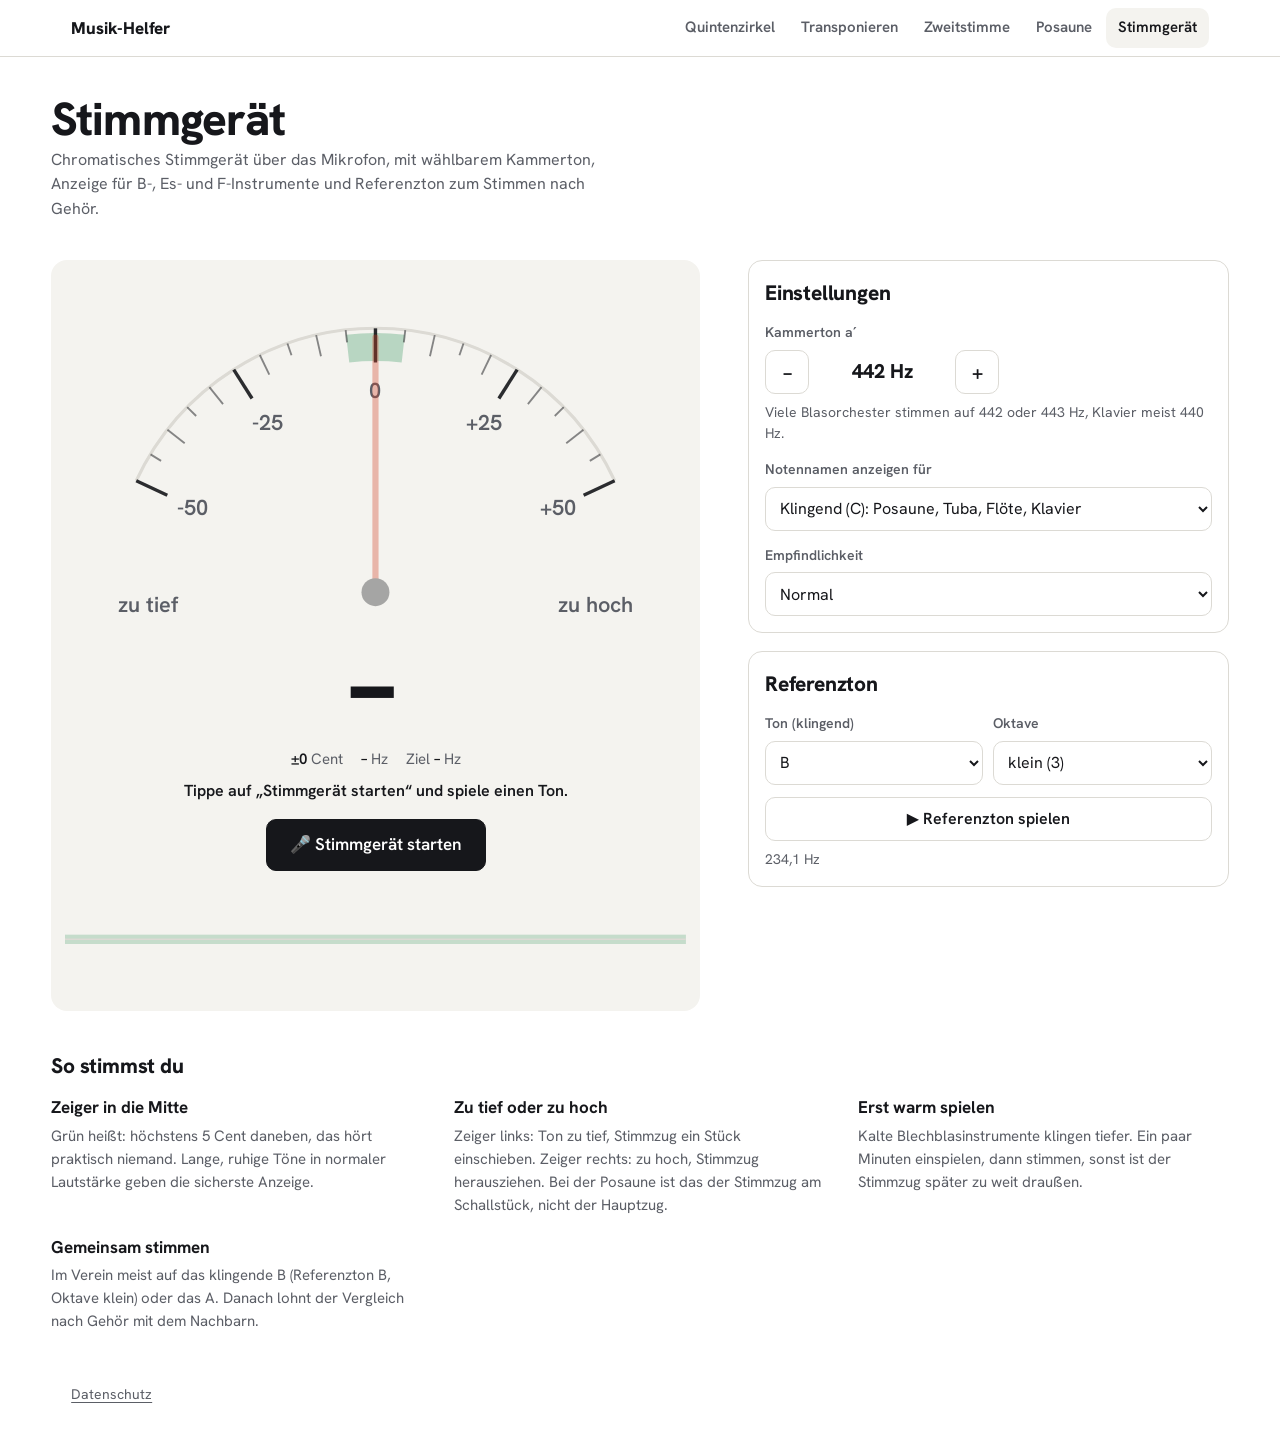
<file: stimmgeraet/index.html>
<!DOCTYPE html>
<html lang="de">
<head>
<meta charset="utf-8">
<meta name="viewport" content="width=device-width,initial-scale=1">
<title>Stimmgerät</title>
<link rel="stylesheet" href="../assets/site.css">
<style>
/* VOICE: ruhig, präzise, wie ein gutes Clip-Stimmgerät am Notenpult
   IDEA: die Zeigerskala eines klassischen Stimmgeräts
   PICTURE: großer Halbkreis mit Zeiger und grüner Zone, darunter der Verlauf der letzten Sekunden
   COLOUR and TYPE: gemeinsame Seitenfarben (Weiß/Tinte, Rot als Akzent), Grün nur für „stimmt“; Hanken Grotesk
   LAYOUT: Skala links groß, Einstellungen und Referenzton rechts; unter 860px gestapelt */
:root{--ok:light-dark(#1f8a4c,#5fd39a)}
*{box-sizing:border-box;min-width:0}
body{margin:0;background:var(--bg);color:var(--ink);font:16px/1.55 "Hanken Grotesk",system-ui,sans-serif;overflow-x:clip}
.band{padding:clamp(20px,3vw,44px) max(4vw,14px)}
.wrap{max-width:1240px;margin:0 auto}
h1{font-size:clamp(32px,4vw,46px);line-height:1.05;margin:0;font-weight:800;letter-spacing:-.02em}
h2{font-size:21px;margin:0 0 12px;font-weight:800;letter-spacing:-.01em}
.sub{color:var(--mute);margin:4px 0 0;max-width:62ch}
header.band{padding-bottom:0}
.tuner{display:grid;grid-template-columns:minmax(0,1.35fr) minmax(0,1fr);gap:clamp(20px,4vw,48px);align-items:start}
@media(max-width:860px){.tuner{grid-template-columns:minmax(0,1fr)}}
.dial{background:var(--soft);border-radius:16px;padding:14px 14px 18px;text-align:center}
.dial svg{display:block;width:100%;height:auto}
.read{display:flex;justify-content:center;align-items:baseline;gap:10px;margin-top:6px}
.note{font-size:clamp(64px,12vw,112px);font-weight:800;line-height:1;letter-spacing:-.03em;transition:color .2s}
.oct{font-size:22px;font-weight:600;color:var(--mute)}
.dial.ok .note{color:var(--ok)}
.meta{display:flex;justify-content:center;flex-wrap:wrap;gap:4px 18px;font-size:15px;color:var(--mute);margin-top:6px;font-variant-numeric:tabular-nums}
.meta b{color:var(--ink);font-weight:600}
.state{min-height:1.6em;margin:8px 0 0;font-weight:600}
.dial.ok .state{color:var(--ok)}
.hist{margin-top:14px}
.btn{min-height:44px;padding:0 18px;border-radius:10px;border:1.5px solid var(--line);background:var(--bg);color:var(--ink);font:600 16px/1 "Hanken Grotesk",system-ui,sans-serif;cursor:pointer}
.btn:hover{border-color:var(--ink)}
.btn.pri{background:var(--ink);color:var(--bg);border-color:var(--ink)}
.btn:focus-visible,select:focus-visible{outline:3px solid var(--acc);outline-offset:2px}
.start{margin-top:14px;min-width:220px;min-height:52px;font-size:17px}
.side{display:grid;gap:18px}
.card{border:1px solid var(--line);border-radius:14px;padding:16px}
label{display:block;font-size:14px;font-weight:600;color:var(--mute);margin-bottom:6px}
select{width:100%;min-height:44px;font:inherit;font-size:16px;color:var(--ink);background:var(--bg);border:1.5px solid var(--line);border-radius:10px;padding:0 10px}
.step{display:flex;align-items:center;gap:8px}
.step .btn{width:44px;padding:0;font-size:20px}
.step output{min-width:6.5em;text-align:center;font-weight:800;font-size:20px;font-variant-numeric:tabular-nums}
.row2{display:grid;grid-template-columns:minmax(0,1fr) minmax(0,1fr);gap:10px}
.note-s{font-size:14px;color:var(--mute);margin:8px 0 0}
.tips{display:grid;grid-template-columns:repeat(auto-fit,minmax(min(100%,280px),1fr));gap:16px 32px}
.tips h3{margin:0 0 4px;font-size:17px}.tips p{margin:0;color:var(--mute);font-size:15px}
@media(prefers-reduced-motion:reduce){.note{transition:none}}
</style>
</head>
<body>
<nav class="site-nav" aria-label="Seiten"><div class="in"><a class="brand" href="../">Musik-Helfer</a><div class="links"><a href="../">Quintenzirkel</a><a href="../transponieren/">Transponieren</a><a href="../zweitstimme/">Zweitstimme</a><a href="../posaune/">Posaune</a><a href="./" aria-current="page">Stimmgerät</a></div></div></nav>
<header class="band"><div class="wrap">
<h1>Stimmgerät</h1>
<p class="sub">Chromatisches Stimmgerät über das Mikrofon, mit wählbarem Kammerton, Anzeige für B-, Es- und F-Instrumente und Referenzton zum Stimmen nach Gehör.</p>
</div></header>

<main class="band"><div class="wrap tuner">
<div class="dial" id="dial" aria-live="polite">
<svg id="gauge" viewBox="0 0 400 225" role="img" aria-label="Abweichung in Cent"></svg>
<div class="read"><span class="note" id="note">–</span><span class="oct" id="oct"></span></div>
<div class="meta"><span><b id="cents">±0</b> Cent</span><span><b id="hz">–</b> Hz</span><span>Ziel <b id="target">–</b> Hz</span></div>
<p class="state" id="state">Tippe auf „Stimmgerät starten“ und spiele einen Ton.</p>
<button class="btn pri start" id="start">🎤 Stimmgerät starten</button>
<svg class="hist" id="hist" viewBox="0 0 400 70" aria-hidden="true"></svg>
</div>

<div class="side">
<div class="card">
<h2>Einstellungen</h2>
<label>Kammerton a′</label>
<div class="step"><button class="btn" id="aDn" aria-label="Kammerton tiefer">−</button><output id="aVal">442 Hz</output><button class="btn" id="aUp" aria-label="Kammerton höher">+</button></div>
<p class="note-s">Viele Blasorchester stimmen auf 442 oder 443 Hz, Klavier meist 440 Hz.</p>
<div style="margin-top:14px"><label for="trans">Notennamen anzeigen für</label>
<select id="trans"><option value="0">Klingend (C): Posaune, Tuba, Flöte, Klavier</option><option value="2">B-Instrument: Trompete, Klarinette, Tenorhorn, Posaune im Violinschlüssel</option><option value="9">Es-Instrument: Altsax, Es-Horn</option><option value="7">F-Instrument: Waldhorn</option></select></div>
<div style="margin-top:14px"><label for="sens">Empfindlichkeit</label>
<select id="sens"><option value="0.004">Hoch (leise Instrumente)</option><option value="0.01" selected>Normal</option><option value="0.025">Niedrig (laute Umgebung)</option></select></div>
</div>

<div class="card">
<h2>Referenzton</h2>
<div class="row2">
<div><label for="rNote">Ton (klingend)</label><select id="rNote"></select></div>
<div><label for="rOct">Oktave</label><select id="rOct"><option value="2">groß (2)</option><option value="3" selected>klein (3)</option><option value="4">eingestrichen (4)</option><option value="5">zweigestrichen (5)</option></select></div>
</div>
<button class="btn" id="rPlay" style="margin-top:12px;width:100%">▶ Referenzton spielen</button>
<p class="note-s" id="rInfo"></p>
</div>
</div>
</div></main>

<section class="band" style="padding-top:0"><div class="wrap">
<h2>So stimmst du</h2>
<div class="tips">
<div><h3>Zeiger in die Mitte</h3><p>Grün heißt: höchstens 5 Cent daneben, das hört praktisch niemand. Lange, ruhige Töne in normaler Lautstärke geben die sicherste Anzeige.</p></div>
<div><h3>Zu tief oder zu hoch</h3><p>Zeiger links: Ton zu tief, Stimmzug ein Stück einschieben. Zeiger rechts: zu hoch, Stimmzug herausziehen. Bei der Posaune ist das der Stimmzug am Schallstück, nicht der Hauptzug.</p></div>
<div><h3>Erst warm spielen</h3><p>Kalte Blechblasinstrumente klingen tiefer. Ein paar Minuten einspielen, dann stimmen, sonst ist der Stimmzug später zu weit draußen.</p></div>
<div><h3>Gemeinsam stimmen</h3><p>Im Verein meist auf das klingende B (Referenzton B, Oktave klein) oder das A. Danach lohnt der Vergleich nach Gehör mit dem Nachbarn.</p></div>
</div>
</div></section>

<script>
{
const $=id=>document.getElementById(id);
const NAMES=['C','Des','D','Es','E','F','Fis','G','As','A','B','H'];
const ALT=['His','Cis','','Dis','Fes','Eis','Ges','','Gis','','Ais','Ces'];
const store={get(k,d){try{const v=localStorage.getItem('tuner.'+k);return v===null?d:JSON.parse(v)}catch(e){return d}},set(k,v){try{localStorage.setItem('tuner.'+k,JSON.stringify(v))}catch(e){}}};
let A=store.get('a',442);
$('trans').value=store.get('trans','0');$('sens').value=store.get('sens','0.01');
$('rNote').innerHTML=NAMES.map((n,i)=>`<option value="${i}">${n}</option>`).join('');
$('rNote').value=store.get('rNote','10');$('rOct').value=store.get('rOct','3');

/* gauge */
const CX=200,CY=205,R=170,ang=c=>Math.max(-50,Math.min(50,c))*1.3*Math.PI/180;
const pt=(c,r)=>[CX+r*Math.sin(ang(c)),CY-r*Math.cos(ang(c))];
function arc(c1,c2,r){const [x1,y1]=pt(c1,r),[x2,y2]=pt(c2,r);return `M${x1.toFixed(1)} ${y1.toFixed(1)}A${r} ${r} 0 0 1 ${x2.toFixed(1)} ${y2.toFixed(1)}`}
let g='';
g+=`<path d="${arc(-50,50,R)}" fill="none" stroke="var(--line)" stroke-width="2"/>`;
g+=`<path d="${arc(-5,5,R-12)}" fill="none" stroke="var(--ok)" stroke-width="18" opacity=".28"/>`;
for(let c=-50;c<=50;c+=5){const L=c%25===0?22:c%10===0?14:8,[x1,y1]=pt(c,R),[x2,y2]=pt(c,R-L);
  g+=`<line x1="${x1.toFixed(1)}" y1="${y1.toFixed(1)}" x2="${x2.toFixed(1)}" y2="${y2.toFixed(1)}" stroke="var(--ink)" stroke-width="${c%25===0?2.2:1.2}" opacity="${c%25===0?.9:.5}"/>`;
  if(c%25===0){const [tx,ty]=pt(c,R-40);g+=`<text x="${tx.toFixed(1)}" y="${(ty+5).toFixed(1)}" font-size="14" font-weight="600" text-anchor="middle" fill="var(--mute)">${c>0?'+'+c:c}</text>`}}
g+=`<text x="34" y="218" font-size="14" font-weight="600" fill="var(--mute)">zu tief</text><text x="366" y="218" font-size="14" font-weight="600" fill="var(--mute)" text-anchor="end">zu hoch</text>`;
g+=`<g id="needle" opacity=".35"><line x1="${CX}" y1="${CY}" x2="${CX}" y2="${CY-R+6}" stroke="var(--acc)" stroke-width="4" stroke-linecap="round"/><circle cx="${CX}" cy="${CY}" r="9" fill="var(--ink)"/></g>`;
$('gauge').innerHTML=g;

/* history */
const H=[];const histDraw=()=>{let p='';H.forEach((c,i)=>{if(c===null)return;p+=`${(i*400/119).toFixed(1)},${(35-Math.max(-50,Math.min(50,c))*.6).toFixed(1)} `});
  $('hist').innerHTML=`<rect x="0" y="${35-3}" width="400" height="6" fill="var(--ok)" opacity=".22"/><line x1="0" x2="400" y1="35" y2="35" stroke="var(--line)"/><polyline points="${p}" fill="none" stroke="var(--ink)" stroke-width="2" stroke-linejoin="round" stroke-linecap="round"/>`};
histDraw();

/* settings */
const showA=()=>{$('aVal').textContent=A+' Hz';store.set('a',A);refInfo()};
$('aDn').onclick=()=>{if(A>430){A--;showA();if(ref)refStart()}};
$('aUp').onclick=()=>{if(A<450){A++;showA();if(ref)refStart()}};
$('trans').onchange=()=>store.set('trans',$('trans').value);
$('sens').onchange=()=>store.set('sens',$('sens').value);

/* audio */
let ac=null,an=null,stream=null,buf=null,run=false,ref=null,refG=null;
const ctx=()=>{ac=ac||new (window.AudioContext||window.webkitAudioContext)();if(ac.state==='suspended')ac.resume();return ac};
const refMidi=()=>12*(+$('rOct').value+1)+ +$('rNote').value;
const refHz=()=>A*2**((refMidi()-69)/12);
function refInfo(){const t=+$('trans').value,m=refMidi();$('rInfo').textContent=`${refHz().toFixed(1).replace('.',',')} Hz`+(t?` · für dein Instrument notiert: ${NAMES[(m+t)%12]}`:'')}
function refStart(){refStop();const c=ctx(),o=c.createOscillator(),f=c.createBiquadFilter(),gn=c.createGain();
  o.type='triangle';o.frequency.value=refHz();f.type='lowpass';f.frequency.value=2500;gn.gain.setValueAtTime(0,c.currentTime);gn.gain.linearRampToValueAtTime(.18,c.currentTime+.05);
  o.connect(f).connect(gn).connect(c.destination);o.start();ref=o;refG=gn;$('rPlay').textContent='■ Referenzton stoppen'}
function refStop(){if(ref){const t=ac.currentTime;refG.gain.cancelScheduledValues(t);refG.gain.setValueAtTime(refG.gain.value,t);refG.gain.linearRampToValueAtTime(0,t+.05);ref.stop(t+.06);ref=null}$('rPlay').textContent='▶ Referenzton spielen'}
$('rPlay').onclick=()=>{try{ref?refStop():refStart()}catch(e){}};
['rNote','rOct'].forEach(id=>$(id).onchange=()=>{store.set(id,$(id).value);refInfo();if(ref)refStart()});
$('trans').addEventListener('change',refInfo);

/* pitch detection (YIN) */
let d,cm;
function yin(x,sr){const W=x.length>>1,maxT=Math.min(W-1,Math.floor(sr/27)),minT=Math.floor(sr/1600);
  if(!d||d.length<maxT+2){d=new Float32Array(maxT+2);cm=new Float32Array(maxT+2)}
  for(let t=1;t<=maxT;t++){let s=0;for(let i=0;i<W;i++){const v=x[i]-x[i+t];s+=v*v}d[t]=s}
  let run=0;cm[0]=1;for(let t=1;t<=maxT;t++){run+=d[t];cm[t]=run?d[t]*t/run:1}
  let T=-1;for(let t=minT;t<maxT;t++){if(cm[t]<.12){while(t+1<maxT&&cm[t+1]<cm[t])t++;T=t;break}}
  if(T<0){let b=minT;for(let t=minT;t<maxT;t++)if(cm[t]<cm[b])b=t;if(cm[b]>.3)return 0;T=b}
  const a=cm[T-1]??cm[T],b=cm[T],c=cm[T+1]??cm[T],den=a-2*b+c,sh=den?(a-c)/(2*den):0;
  return sr/(T+(Math.abs(sh)<1?sh:0))}

let hist=[],shown=0,target=0,quiet=0,frame=0,lastNote=null;
function setNeedle(c,active){const n=$('needle');n.setAttribute('transform',`rotate(${(Math.max(-50,Math.min(50,c))*1.3).toFixed(2)} ${CX} ${CY})`);n.setAttribute('opacity',active?1:.35)}
function loop(){if(!run)return;requestAnimationFrame(loop);if(++frame%2)return;
  an.getFloatTimeDomainData(buf);let rms=0;for(let i=0;i<buf.length;i++)rms+=buf[i]*buf[i];rms=Math.sqrt(rms/buf.length);
  const f=rms>+$('sens').value?yin(buf,ac.sampleRate):0;
  if(f>27&&f<1600){quiet=0;
    if(hist.length&&Math.abs(12*Math.log2(f/hist[hist.length-1]))>.7)hist=[];
    hist.push(f);if(hist.length>5)hist.shift();
    const fm=[...hist].sort((a,b)=>a-b)[hist.length>>1],midi=69+12*Math.log2(fm/A),n=Math.round(midi),c=(midi-n)*100;
    if(n!==lastNote){shown=c;lastNote=n}else shown+=(c-shown)*.35;
    const t=+$('trans').value,w=n+t;
    $('note').textContent=NAMES[((w%12)+12)%12];$('oct').textContent=t?'':String(Math.floor(n/12)-1);
    $('cents').textContent=(shown>=0?'+':'−')+Math.abs(shown).toFixed(0);
    $('hz').textContent=fm.toFixed(1).replace('.',',');$('target').textContent=(A*2**((n-69)/12)).toFixed(1).replace('.',',');
    const ok=Math.abs(shown)<5;$('dial').classList.toggle('ok',ok);
    $('state').textContent=ok?'Stimmt!':shown<0?'Zu tief: Stimmzug etwas einschieben':'Zu hoch: Stimmzug etwas herausziehen';
    setNeedle(shown,true);H.push(shown)}
  else{if(++quiet>12){setNeedle(0,false);$('dial').classList.remove('ok');$('state').textContent='Hört zu … spiele einen langen Ton.';hist=[];lastNote=null}H.push(null)}
  if(H.length>120)H.shift();histDraw()}

async function start(){
  if(!navigator.mediaDevices?.getUserMedia){$('state').textContent='Mikrofon nicht verfügbar. Die Seite muss über https geöffnet sein.';return}
  try{const c=ctx();stream=await navigator.mediaDevices.getUserMedia({audio:{echoCancellation:false,noiseSuppression:false,autoGainControl:false}});
    const src=c.createMediaStreamSource(stream);an=c.createAnalyser();an.fftSize=4096;src.connect(an);buf=new Float32Array(an.fftSize);
    run=true;$('start').textContent='■ Stimmgerät stoppen';$('start').classList.remove('pri');$('state').textContent='Hört zu … spiele einen langen Ton.';loop()}
  catch(e){$('state').textContent=e.name==='NotAllowedError'?'Mikrofonzugriff wurde abgelehnt. Bitte in den Browser-Einstellungen für diese Seite erlauben.':'Mikrofon konnte nicht gestartet werden.'}}
function stop(){run=false;stream?.getTracks().forEach(t=>t.stop());stream=null;setNeedle(0,false);$('dial').classList.remove('ok');
  $('start').textContent='🎤 Stimmgerät starten';$('start').classList.add('pri');$('state').textContent='Gestoppt.';$('note').textContent='–';$('oct').textContent=''}
$('start').onclick=()=>run?stop():start();
document.addEventListener('visibilitychange',()=>{if(document.hidden&&run)stop()});
showA();refInfo();setNeedle(0,false);
}
</script>
<p class="legal-foot"><a href="../datenschutz/">Datenschutz</a></p>
</body>
</html>
</file>
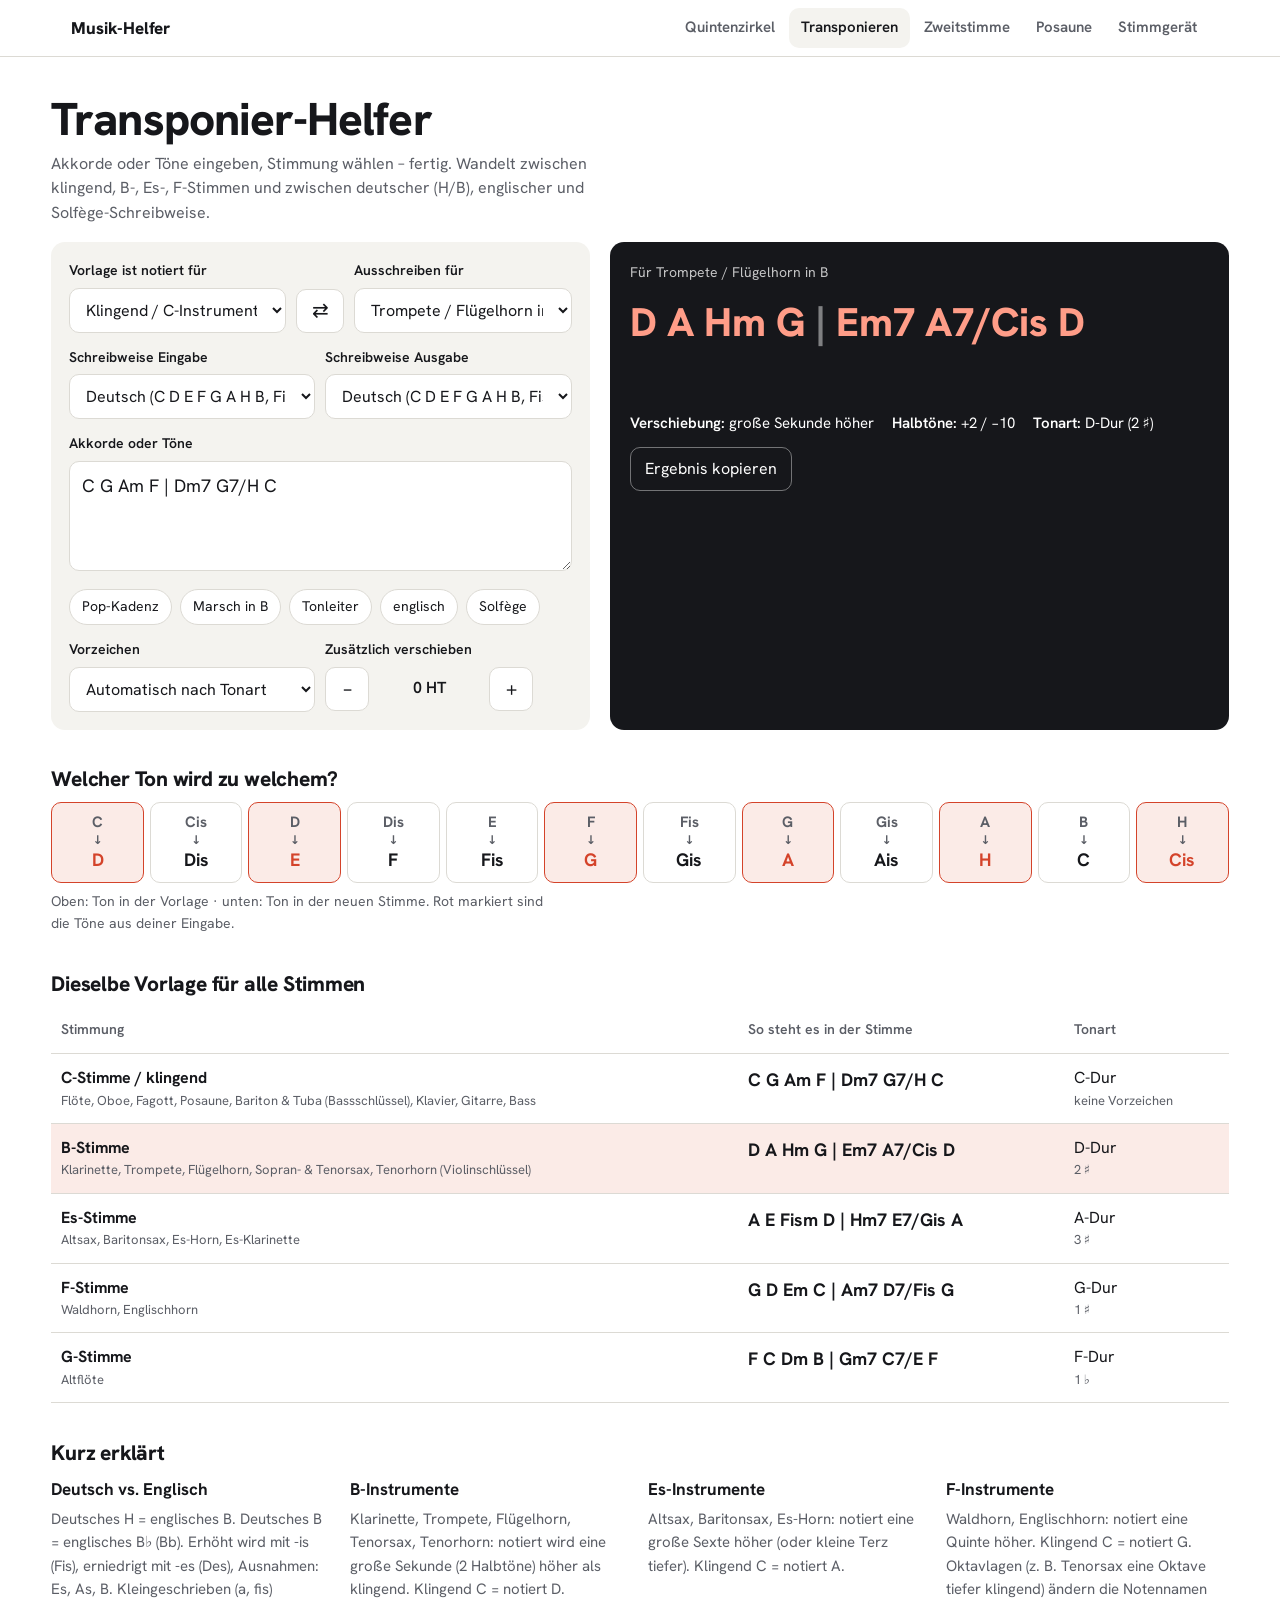
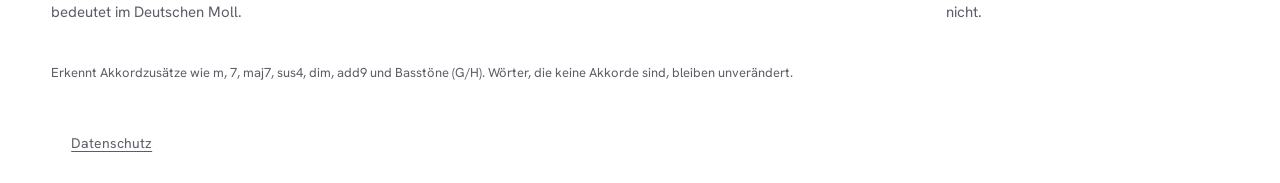
<file: transponieren/index.html>
<!DOCTYPE html>
<html lang="de">
<head>
<meta charset="utf-8">
<meta name="viewport" content="width=device-width, initial-scale=1">
<title>Transponier-Helfer</title>
<link rel="stylesheet" href="../assets/site.css">
<style>
/* VOICE: klar, praktisch, wie ein gut gesetzter Stimmen-Zettel im Notenpult
   IDEA: ein Stimmensatz – eine Vorlage, die für jede Stimmung neu ausgeschrieben wird
   PICTURE: das Werkzeug selbst: Eingabe, großes Ergebnis, Halbton-Zuordnung als Leiste
   COLOUR and TYPE: Weiß, Notentinte, Karnevals-Rot als Akzent; Archivo + Inter
   LAYOUT: Titel klein oben, Werkzeug direkt darunter, dann Zuordnung, dann alle Stimmen */
:root{--mut:var(--mute);--card:var(--soft);--red:var(--acc);--redbg:var(--accbg)}
*{box-sizing:border-box;min-width:0}
body{margin:0;background:var(--bg);color:var(--ink);font:16px/1.55 "Hanken Grotesk",system-ui,sans-serif;overflow-x:clip}
.band{padding:clamp(20px,3vw,44px) max(4vw,14px)}
.wrap{max-width:1240px;margin:0 auto}
h1,h2{font-family:inherit;line-height:1.05;text-wrap:balance;margin:0}
h1{font-size:clamp(32px,4vw,46px);font-weight:800;letter-spacing:-.02em}
h2{font-size:21px;font-weight:800;letter-spacing:-.01em;margin-bottom:12px}
.lead{color:var(--mut);margin:8px 0 0;max-width:62ch}
header.band{padding-bottom:8px}
.tool{display:grid;grid-template-columns:minmax(0,1fr) minmax(0,1.15fr);gap:20px}
@media(max-width:860px){.tool{grid-template-columns:minmax(0,1fr)}}
.panel{background:var(--card);border-radius:14px;padding:18px}
label{display:block;font-size:14px;font-weight:600;margin:0 0 6px}
select,textarea,button{font:inherit;font-size:16px;color:var(--ink)}
select,textarea{width:100%;background:var(--bg);border:1px solid var(--line);border-radius:10px;padding:10px 12px;min-height:44px}
textarea{min-height:110px;resize:vertical;font-family:inherit;font-size:18px}
select:focus-visible,textarea:focus-visible,button:focus-visible{outline:3px solid var(--red);outline-offset:2px}
.dir{display:grid;grid-template-columns:minmax(0,1fr) 48px minmax(0,1fr);gap:10px;align-items:end}
.row{display:grid;grid-template-columns:minmax(0,1fr) minmax(0,1fr);gap:10px;margin-top:14px}
button{min-height:44px;border-radius:10px;border:1px solid var(--line);background:var(--bg);cursor:pointer;padding:0 14px}
button:hover{border-color:var(--ink)}
#swap{width:48px;font-size:20px;padding:0}
.chips{display:flex;flex-wrap:wrap;gap:8px;margin-top:10px}
.chips button{min-height:36px;font-size:14px;padding:0 12px;border-radius:999px}
.step{display:flex;align-items:center;gap:8px;margin-top:14px}
.step span{min-width:6.5em;text-align:center;font-weight:600}
.step button{width:44px;padding:0;font-size:20px}
.res{background:var(--ink);color:var(--bg);border-radius:14px;padding:20px;display:flex;flex-direction:column;gap:12px}
.res .tag{font-size:14px;opacity:.75}
#out{font-family:inherit;font-weight:800;font-size:clamp(26px,4.2vw,40px);line-height:1.3;white-space:pre-wrap;overflow-wrap:anywhere;min-height:2.6em}
#out .c{color:light-dark(#ff9d88,#d4432a)}
#out .x{opacity:.45}
.meta{display:flex;flex-wrap:wrap;gap:8px 18px;font-size:15px}
.meta b{font-weight:600}
.res button{align-self:flex-start;background:transparent;color:var(--bg);border-color:color-mix(in srgb,var(--bg) 40%,transparent)}
.strip{display:grid;grid-template-columns:repeat(12,minmax(0,1fr));gap:6px}
.cell{border:1px solid var(--line);border-radius:10px;text-align:center;padding:8px 2px;font-family:inherit;font-weight:700}
.cell .a{font-size:15px;color:var(--mut)}.cell .ar{font-size:12px;color:var(--mut);line-height:1}.cell .b{font-size:18px}
.cell.on{border-color:var(--red);background:var(--redbg)}.cell.on .b{color:var(--red)}
@media(max-width:600px){.strip{grid-template-columns:repeat(6,minmax(0,1fr))}}
table{width:100%;border-collapse:collapse}
th,td{text-align:left;padding:12px 10px;border-bottom:1px solid var(--line);vertical-align:top}
th{font-size:14px;color:var(--mut);font-weight:600}
td.w{font-family:inherit;font-weight:700;font-size:18px;overflow-wrap:anywhere}
td small{display:block;color:var(--mut);font-size:13px;font-weight:400}
tr.me td{background:var(--redbg)}
.nowrap{white-space:nowrap}
.ref{display:grid;grid-template-columns:repeat(auto-fit,minmax(min(100%,260px),1fr));gap:16px}
.ref p{margin:6px 0 0;color:var(--mut);font-size:15px}
.ref h3{margin:0;font-size:17px}
footer{color:var(--mut);font-size:13px}
@media(max-width:600px){table{font-size:13px}.stack thead{display:none}.stack tr{display:grid;padding-block:10px;border-bottom:1px solid var(--line)}.stack td{display:flow-root;border:0;padding:3px 0;padding-inline-start:7em;text-align:start}.stack td::before{content:attr(data-l);float:inline-start;width:6.5em;margin-inline-start:-7em;white-space:normal;color:var(--mut);font:600 13px "Hanken Grotesk",sans-serif}.stack td:empty{display:none}}
@media(prefers-reduced-motion:no-preference){#out{transition:opacity .15s}#out.f{opacity:.3}}
</style>
<script>new MutationObserver(()=>{for(const c of document.querySelectorAll('.stack td:not([data-l])')){let i=0,p=c;while(p=p.previousElementSibling)i+=p.colSpan;c.dataset.l=c.closest('table').rows[0].cells[i]?.textContent||''}}).observe(document,{childList:true,subtree:true})</script>
</head>
<body>
<nav class="site-nav" aria-label="Seiten"><div class="in"><a class="brand" href="../">Musik-Helfer</a><div class="links"><a href=".././">Quintenzirkel</a><a href="../transponieren/" aria-current="page">Transponieren</a><a href="../zweitstimme/">Zweitstimme</a><a href="../posaune/">Posaune</a><a href="../stimmgeraet/">Stimmgerät</a></div></div></nav>
<header class="band"><div class="wrap">
  <h1>Transponier-Helfer</h1>
  <p class="lead">Akkorde oder Töne eingeben, Stimmung wählen – fertig. Wandelt zwischen klingend, B-, Es-, F-Stimmen und zwischen deutscher (H/B), englischer und Solfège-Schreibweise.</p>
</div></header>

<main>
<section class="band" style="padding-top:8px"><div class="wrap tool">
  <div class="panel">
    <div class="dir">
      <div><label for="from">Vorlage ist notiert für</label><select id="from"></select></div>
      <button id="swap" title="Richtung umdrehen" aria-label="Richtung umdrehen">⇄</button>
      <div><label for="to">Ausschreiben für</label><select id="to"></select></div>
    </div>
    <div class="row">
      <div><label for="nin">Schreibweise Eingabe</label><select id="nin"></select></div>
      <div><label for="nout">Schreibweise Ausgabe</label><select id="nout"></select></div>
    </div>
    <div style="margin-top:14px"><label for="txt">Akkorde oder Töne</label>
      <textarea id="txt" spellcheck="false" autocapitalize="off" autocomplete="off"></textarea></div>
    <div class="chips" id="chips"></div>
    <div class="row">
      <div><label for="spell">Vorzeichen</label><select id="spell">
        <option value="auto">Automatisch nach Tonart</option><option value="sharp">Immer ♯ (Kreuz)</option><option value="flat">Immer ♭ (B)</option></select></div>
      <div><label>Zusätzlich verschieben</label>
        <div class="step" style="margin-top:0"><button id="dn" aria-label="Halbton tiefer">−</button><span id="xv">0 HT</span><button id="up" aria-label="Halbton höher">+</button></div></div>
    </div>
  </div>

  <div class="res" aria-live="polite">
    <div class="tag" id="rtag"></div>
    <div id="out"></div>
    <div class="meta" id="meta"></div>
    <button id="copy">Ergebnis kopieren</button>
  </div>
</div></section>

<section class="band" style="padding-top:0"><div class="wrap">
  <h2>Welcher Ton wird zu welchem?</h2>
  <div class="strip" id="strip"></div>
  <p class="lead" style="font-size:14px">Oben: Ton in der Vorlage · unten: Ton in der neuen Stimme. Rot markiert sind die Töne aus deiner Eingabe.</p>
</div></section>

<section class="band" style="padding-top:0"><div class="wrap">
  <h2>Dieselbe Vorlage für alle Stimmen</h2>
  <table class="stack"><thead><tr><th>Stimmung</th><th>So steht es in der Stimme</th><th>Tonart</th></tr></thead><tbody id="all"></tbody></table>
</div></section>

<section class="band" style="padding-top:0"><div class="wrap">
  <h2>Kurz erklärt</h2>
  <div class="ref">
    <div><h3>Deutsch vs. Englisch</h3><p>Deutsches H = englisches B. Deutsches B = englisches B♭ (Bb). Erhöht wird mit -is (Fis), erniedrigt mit -es (Des), Ausnahmen: Es, As, B. Kleingeschrieben (a, fis) bedeutet im Deutschen Moll.</p></div>
    <div><h3>B-Instrumente</h3><p>Klarinette, Trompete, Flügelhorn, Tenorsax, Tenorhorn: notiert wird eine große Sekunde (2 Halbtöne) höher als klingend. Klingend C = notiert D.</p></div>
    <div><h3>Es-Instrumente</h3><p>Altsax, Baritonsax, Es-Horn: notiert eine große Sexte höher (oder kleine Terz tiefer). Klingend C = notiert A.</p></div>
    <div><h3>F-Instrumente</h3><p>Waldhorn, Englischhorn: notiert eine Quinte höher. Klingend C = notiert G. Oktavlagen (z. B. Tenorsax eine Oktave tiefer klingend) ändern die Notennamen nicht.</p></div>
  </div>
</div></section>
</main>
<footer class="band" style="padding-top:0"><div class="wrap">Erkennt Akkordzusätze wie m, 7, maj7, sus4, dim, add9 und Basstöne (G/H). Wörter, die keine Akkorde sind, bleiben unverändert.</div></footer>

<script>
{
const $=id=>document.getElementById(id);
const INS=[
 ['Klingend / C-Instrumente (Flöte, Oboe, Posaune, Klavier, Tuba im Bassschlüssel)',0,'C'],
 ['Klarinette in B',2,'B'],['Trompete / Flügelhorn in B',2,'B'],['Sopransaxophon',2,'B'],
 ['Tenorsaxophon',14,'B'],['Bassklarinette',14,'B'],['Tenorhorn / Bariton (Violinschlüssel)',14,'B'],['Posaune in B (Violinschlüssel)',14,'B'],['Tuba in B (Violinschlüssel)',26,'B'],
 ['Altsaxophon',9,'Es'],['Baritonsaxophon',21,'Es'],['Es-Horn / Es-Alt',9,'Es'],['Es-Klarinette',-3,'Es'],['Es-Tuba (Violinschlüssel)',33,'Es'],
 ['Waldhorn in F',7,'F'],['Englischhorn',7,'F'],['Altflöte in G',5,'G'],
 ['Gitarre',12,'C'],['E-Bass / Kontrabass',12,'C'],['Piccoloflöte',-12,'C']];
const GROUPS=[['C','C-Stimme / klingend',0,'Flöte, Oboe, Fagott, Posaune, Bariton & Tuba (Bassschlüssel), Klavier, Gitarre, Bass'],
 ['B','B-Stimme',2,'Klarinette, Trompete, Flügelhorn, Sopran- & Tenorsax, Tenorhorn (Violinschlüssel)'],
 ['Es','Es-Stimme',9,'Altsax, Baritonsax, Es-Horn, Es-Klarinette'],
 ['F','F-Stimme',7,'Waldhorn, Englischhorn'],['G','G-Stimme',5,'Altflöte']];
const NOT={de:'Deutsch (C D E F G A H B, Fis, Es …)',en:'Englisch (C D E F G A B, F#, Eb …)',sol:'Solfège (Do Re Mi Fa Sol La Si)'};
const NAMES={
 en:[['C','C#','D','D#','E','F','F#','G','G#','A','A#','B'],['C','Db','D','Eb','E','F','Gb','G','Ab','A','Bb','B']],
 de:[['C','Cis','D','Dis','E','F','Fis','G','Gis','A','Ais','H'],['C','Des','D','Es','E','F','Ges','G','As','A','B','H']],
 sol:[['Do','Do#','Re','Re#','Mi','Fa','Fa#','Sol','Sol#','La','La#','Si'],['Do','Reb','Re','Mib','Mi','Fa','Solb','Sol','Lab','La','Sib','Si']]};
const IV=['Prime','kleine Sekunde','große Sekunde','kleine Terz','große Terz','Quarte','Tritonus','Quinte','kleine Sexte','große Sexte','kleine Septime','große Septime'];
const BASE={C:0,D:2,E:4,F:5,G:7,A:9,H:11,B:11};
const DEB={C:0,D:2,E:4,F:5,G:7,A:9,H:11,B:10};
const SOL={do:0,re:2,mi:4,fa:5,sol:7,so:7,la:9,si:11,ti:11};
const QRE=/^(maj|min|dim|aug|sus|add|alt|omit|no|m|M|°|ø|o|Δ|\+|-|\d+|#|b|♯|♭|\(|\)|,|\.)*$/;
const FLATMAJ=new Set([5,10,3,8,1]);
const mod=n=>((n%12)+12)%12;
const esc=s=>s.replace(/[&<>"]/g,c=>({'&':'&amp;','<':'&lt;','>':'&gt;','"':'&quot;'}[c]));
let extra=0;

function parseRoot(s,n){
  let pc,rest,lower=false;
  if(n==='sol'){const m=/^(sol|so|do|re|mi|fa|la|si|ti)/i.exec(s);if(!m)return null;pc=SOL[m[1].toLowerCase()];rest=s.slice(m[1].length)}
  else{
    const m=(n==='de'?/^[A-Ha-h]/:/^[A-Ga-g]/).exec(s);if(!m)return null;
    const U=m[0].toUpperCase();lower=n==='de'&&m[0]!==U;pc=(n==='de'?DEB:BASE)[U];rest=s.slice(1);
    if(n==='de'){let k=0;while(k++<3){
      if(rest.startsWith('is')){pc++;rest=rest.slice(2);continue}
      if(U==='B'&&rest.startsWith('b')){rest=rest.slice(1);continue}
      if((U==='E'||U==='A')&&/^s(?!us)/.test(rest)){pc--;rest=rest.slice(1);continue}
      if(U!=='E'&&U!=='A'&&/^es(?!us)/.test(rest)){pc--;rest=rest.slice(2);continue}
      break}}
  }
  let k=0;while(k++<2){if(/^[#♯]/.test(rest)){pc++;rest=rest.slice(1)}else if(/^[b♭]/.test(rest)&&!/^b\d/.test(rest)){pc--;rest=rest.slice(1)}else break}
  return{pc:mod(pc),rest,lower};
}
function parseChord(tok,n){
  const r=parseRoot(tok,n);if(!r)return null;
  let q=r.rest,bass=null;const i=q.lastIndexOf('/');
  if(i>=0){const b=parseRoot(q.slice(i+1),n);if(!b||!QRE.test(b.rest))return null;bass=b;q=q.slice(0,i)}
  if(!QRE.test(q))return null;
  const minor=r.lower||(/^(m|min|-)(?!aj)/.test(q));
  return{pc:r.pc,q,lower:r.lower,bass,minor};
}
const nm=(pc,n,flat)=>NAMES[n][flat?1:0][mod(pc)];
function keyInfo(pc,minor,flat){
  const maj=mod(minor?pc+3:pc);
  const T={0:[0,''],7:[1,'♯'],2:[2,'♯'],9:[3,'♯'],4:[4,'♯'],11:[5,'♯'],6:flat?[6,'♭']:[6,'♯'],1:[5,'♭'],8:[4,'♭'],3:[3,'♭'],10:[2,'♭'],5:[1,'♭']}[maj];
  return T;
}
function chordOut(c,shift,nout,flat,lowerOk){
  let q=c.q;let name=nm(c.pc+shift,nout,flat);
  if(c.lower){if(nout==='de')name=name.toLowerCase();else if(!/^m(?!aj)/.test(q))q='m'+q}
  let s=name+q;
  if(c.bass)s+='/'+nm(c.bass.pc+shift,nout,flat)+c.bass.rest;
  return s;
}
function transpose(text,shift,nin,nout,spell){
  const parts=text.split(/(\s+|[|,()\[\]])/);
  const chords=parts.map(p=>p&&!/^\s+$/.test(p)?parseChord(p,nin):null);
  const first=chords.find(Boolean);
  let flat=spell==='flat';
  if(spell==='auto'&&first){const maj=mod((first.minor?first.pc+3:first.pc)+shift);flat=FLATMAJ.has(maj)}
  const used=new Set();
  const out=parts.map((p,i)=>{const c=chords[i];if(!c)return{t:p,ok:false};used.add(c.pc);if(c.bass)used.add(c.bass.pc);return{t:chordOut(c,shift,nout,flat),ok:true}});
  let key=null;
  if(first){const pc=mod(first.pc+shift);const ki=keyInfo(pc,first.minor,flat);const f2=ki[1]==='♭'||(ki[1]===''&&flat);
    let kn=nm(pc,nout,f2);if(first.minor&&nout==='de')kn=kn.toLowerCase();
    key={name:kn+(first.minor?'-Moll':'-Dur'),sig:ki[0]?ki[0]+' '+ki[1]:'keine Vorzeichen'}}
  return{out,used,flat,key,any:!!first};
}
function ivText(d){
  if(d===0)return'gleich notiert';const a=Math.abs(d),o=Math.floor(a/12),r=a%12;
  let t=r?IV[r]:'';if(o)t+=(t?' + ':'')+o+' Oktave'+(o>1?'n':'');return t+(d>0?' höher':' tiefer');
}
function opts(sel,list){sel.innerHTML=list.map(([v,t])=>`<option value="${v}">${esc(t)}</option>`).join('')}
opts($('from'),INS.map((x,i)=>[i,x[0]]));opts($('to'),INS.map((x,i)=>[i,x[0]]));
opts($('nin'),Object.entries(NOT));opts($('nout'),Object.entries(NOT));
const PRE=[['C G Am F | Dm7 G7/H C','de','Pop-Kadenz'],['B Es F7 B | g c7 F B','de','Marsch in B'],['C D E F G A H C','de','Tonleiter'],['Bb Eb F7 Bb | Gm Cm7 F7 Bb','en','englisch'],['Do Sol Lam Fa','sol','Solfège']];
$('chips').innerHTML=PRE.map((p,i)=>`<button data-i="${i}">${esc(p[2])}</button>`).join('');

function load(){let s={};try{s=JSON.parse(localStorage.getItem('transp')||'{}')}catch(e){}
  $('from').value=s.from??0;$('to').value=s.to??2;$('nin').value=s.nin||'de';$('nout').value=s.nout||'de';
  $('spell').value=s.spell||'auto';$('txt').value=s.txt??PRE[0][0];extra=s.extra||0}
function save(){try{localStorage.setItem('transp',JSON.stringify({from:$('from').value,to:$('to').value,nin:$('nin').value,nout:$('nout').value,spell:$('spell').value,txt:$('txt').value,extra}))}catch(e){}}

let last='';
function render(){
  const fi=INS[+$('from').value],ti=INS[+$('to').value],nin=$('nin').value,nout=$('nout').value,spell=$('spell').value,txt=$('txt').value;
  const d=ti[1]-fi[1]+extra,shift=mod(d);
  $('xv').textContent=(extra>0?'+':'')+extra+' HT';
  const r=transpose(txt,shift,nin,nout,spell);
  last=r.out.map(o=>o.t).join('');
  $('rtag').textContent='Für '+ti[0].split(' (')[0];
  $('out').innerHTML=r.any?r.out.map(o=>o.ok?`<span class="c">${esc(o.t)}</span>`:`<span class="x">${esc(o.t)}</span>`).join(''):'<span class="x">Keine Akkorde oder Töne erkannt – prüfe die Schreibweise der Eingabe.</span>';
  $('meta').innerHTML=`<span><b>Verschiebung:</b> ${esc(ivText(d))}</span><span class="nowrap"><b>Halbtöne:</b> ${shift===0?'0':'+'+shift+' / −'+(12-shift)}</span>`+(r.key?`<span><b>Tonart:</b> ${esc(r.key.name)} (${esc(r.key.sig)})</span>`:'');
  $('strip').innerHTML=Array.from({length:12},(_,i)=>`<div class="cell${r.used.has(i)?' on':''}"><div class="a">${esc(nm(i,nin==='sol'?'sol':nin,r.flat||nin==='de'&&[10].includes(i)))}</div><div class="ar">↓</div><div class="b">${esc(nm(i+shift,nout,r.flat))}</div></div>`).join('');
  $('all').innerHTML=GROUPS.map(g=>{const s=mod(g[2]-mod(fi[1])+extra);const a=transpose(txt,s,nin,nout,spell);
    return`<tr class="${g[0]===ti[2]?'me':''}"><td><b>${esc(g[1])}</b><small>${esc(g[3])}</small></td><td class="w">${esc(a.out.map(o=>o.t).join('').replace(/\s*\n\s*/g,' · '))}</td><td class="nowrap">${a.key?esc(a.key.name)+'<small>'+esc(a.key.sig)+'</small>':''}</td></tr>`}).join('');
  save();
}
['from','to','nin','nout','spell'].forEach(id=>$(id).addEventListener('change',render));
$('txt').addEventListener('input',render);
$('up').addEventListener('click',()=>{extra=Math.min(11,extra+1);render()});
$('dn').addEventListener('click',()=>{extra=Math.max(-11,extra-1);render()});
$('chips').addEventListener('click',e=>{const b=e.target.closest('button');if(!b)return;const p=PRE[+b.dataset.i];$('txt').value=p[0];$('nin').value=p[1];render()});
$('swap').addEventListener('click',()=>{const f=$('from').value,t=$('to').value,ni=$('nin').value,no=$('nout').value;
  $('txt').value=last;$('from').value=t;$('to').value=f;$('nin').value=no;$('nout').value=ni;extra=-extra;
  const o=$('out');o.classList.add('f');setTimeout(()=>o.classList.remove('f'),150);render()});
$('copy').addEventListener('click',async()=>{const b=$('copy');try{await navigator.clipboard.writeText(last);b.textContent='Kopiert ✓'}catch(e){b.textContent='Kopieren nicht möglich'}setTimeout(()=>b.textContent='Ergebnis kopieren',1600)});
load();render();
}
</script>
<p class="legal-foot"><a href="../datenschutz/">Datenschutz</a></p>
</body>
</html>
</file>
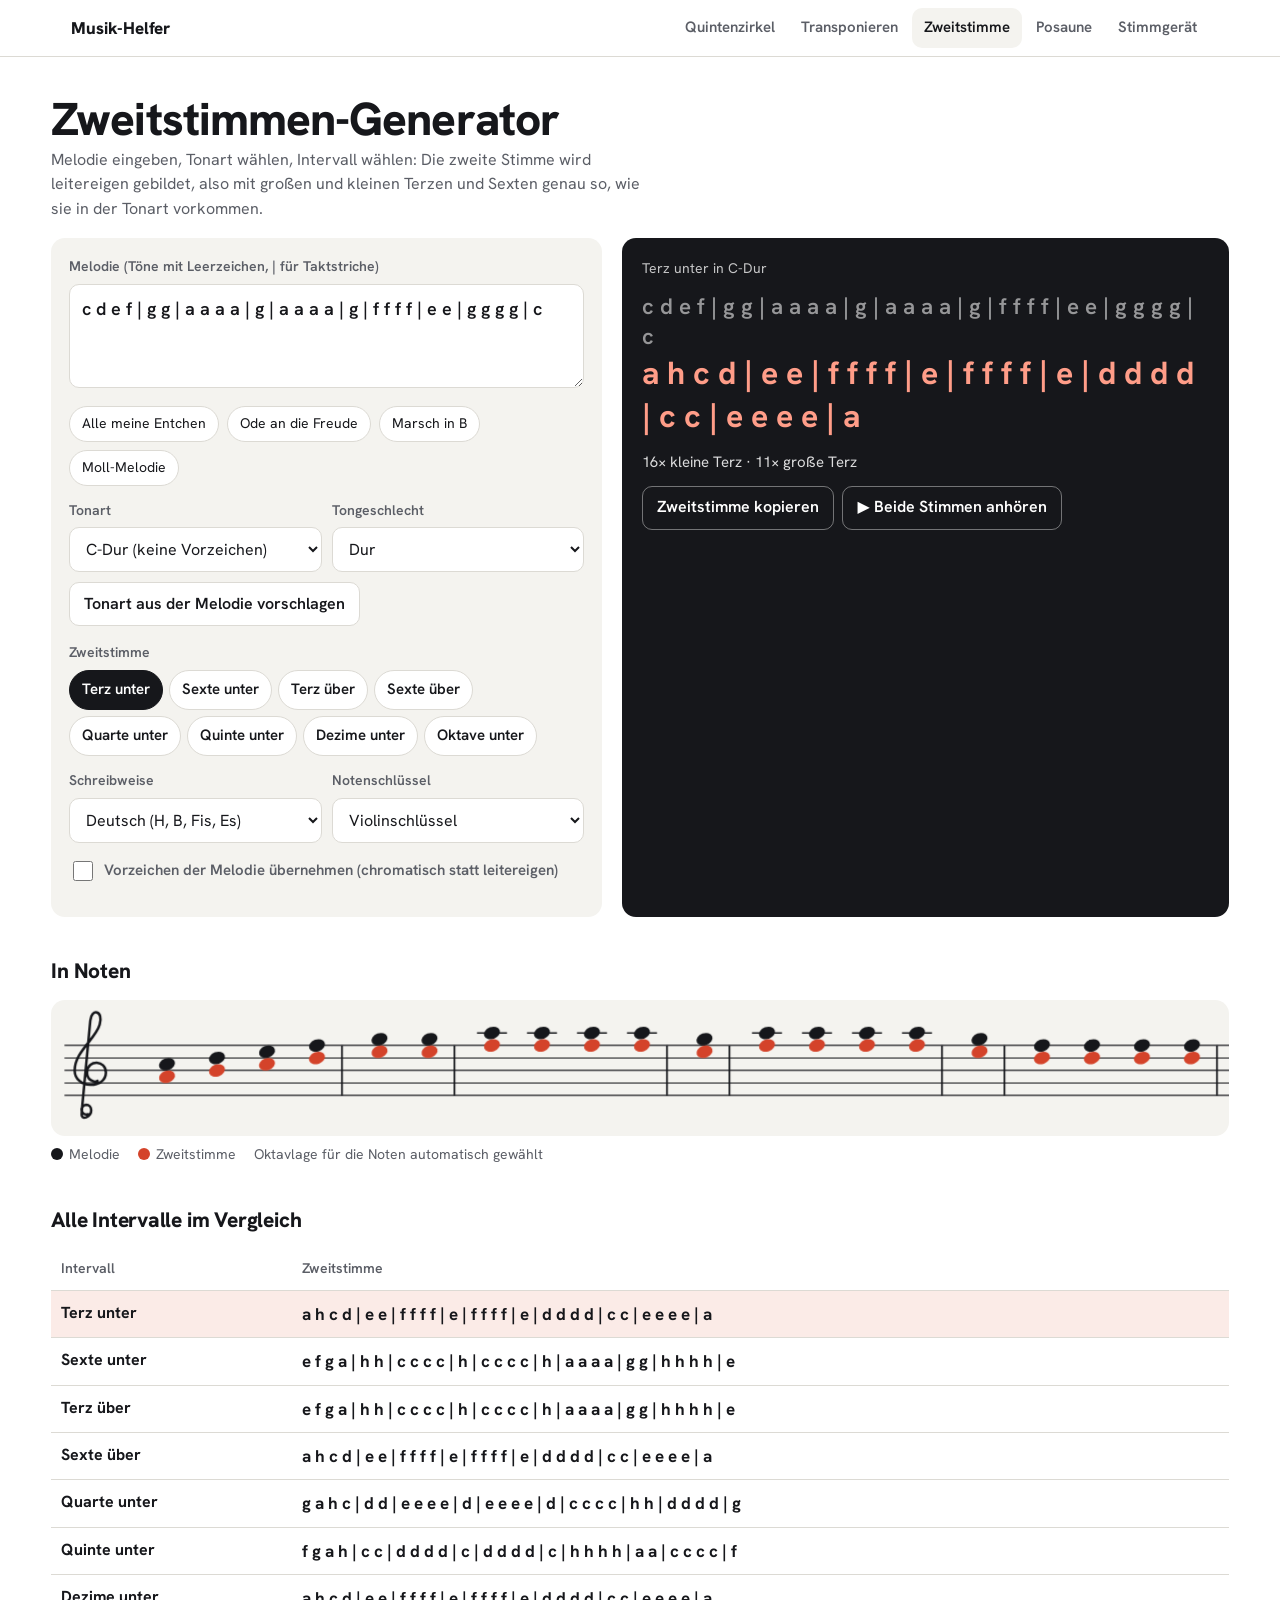
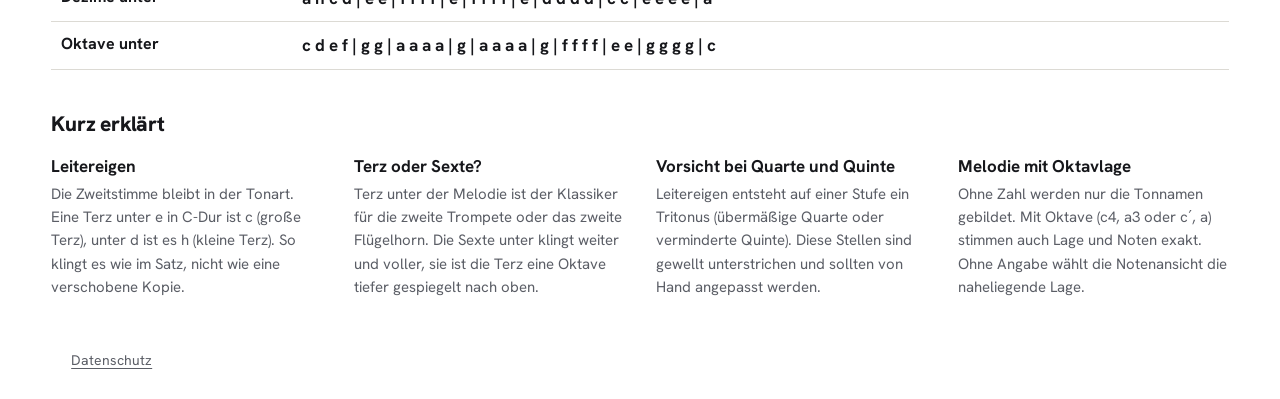
<file: zweitstimme/index.html>
<!DOCTYPE html>
<html lang="de">
<head>
<meta charset="utf-8">
<meta name="viewport" content="width=device-width,initial-scale=1">
<title>Zweitstimmen-Generator</title>
<link rel="stylesheet" href="../assets/site.css">
<style>
/* VOICE: praktisch, wie ein Bleistift-Eintrag des Dirigenten in der Stimme
   IDEA: ein Notenblatt mit zwei Stimmen – oben die Melodie, darunter die neue Stimme in Rot
   PICTURE: Notenzeile mit Melodie (schwarz) und Zweitstimme (rot), Tonart-Vorzeichen, Takstrichen
   COLOUR and TYPE: gemeinsame Seitenfarben, Rot nur für die neue Stimme; Hanken Grotesk
   LAYOUT: Eingabe links, Ergebnis rechts (wie Transponier-Helfer), darunter Noten, Intervalltabelle, Erklärung */
*{box-sizing:border-box;min-width:0}
body{margin:0;background:var(--bg);color:var(--ink);font:16px/1.55 "Hanken Grotesk",system-ui,sans-serif;overflow-x:clip}
.band{padding:clamp(20px,3vw,44px) max(4vw,14px)}
.wrap{max-width:1240px;margin:0 auto}
h1{font-size:clamp(32px,4vw,46px);line-height:1.05;margin:0;font-weight:800;letter-spacing:-.02em}
h2{font-size:21px;margin:0 0 12px;font-weight:800;letter-spacing:-.01em}
.sub{color:var(--mute);margin:4px 0 0;max-width:66ch}
header.band{padding-bottom:0}
.tool{display:grid;grid-template-columns:minmax(0,1fr) minmax(0,1.1fr);gap:20px}
@media(max-width:860px){.tool{grid-template-columns:minmax(0,1fr)}}
.panel{background:var(--soft);border-radius:14px;padding:18px}
label{display:block;font-size:14px;font-weight:600;color:var(--mute);margin:0 0 6px}
select,textarea,button{font:inherit;font-size:16px;color:var(--ink)}
select,textarea{width:100%;background:var(--bg);border:1.5px solid var(--line);border-radius:10px;padding:10px 12px;min-height:44px}
textarea{min-height:104px;resize:vertical;font-size:18px;font-weight:600}
.row{display:grid;grid-template-columns:minmax(0,1fr) minmax(0,1fr);gap:10px;margin-top:14px}
.btn{min-height:44px;border-radius:10px;border:1.5px solid var(--line);background:var(--bg);cursor:pointer;padding:0 14px;font-weight:600}
.btn:hover{border-color:var(--ink)}
.btn.pri{background:var(--ink);color:var(--bg);border-color:var(--ink)}
select:focus-visible,textarea:focus-visible,button:focus-visible,input:focus-visible{outline:3px solid var(--acc);outline-offset:2px}
.seg{display:flex;flex-wrap:wrap;gap:6px}
.seg button{min-height:40px;padding:0 12px;border-radius:999px;border:1.5px solid var(--line);background:var(--bg);font-size:15px;font-weight:600;cursor:pointer}
.seg button[aria-pressed=true]{background:var(--ink);color:var(--bg);border-color:var(--ink)}
.chips{display:flex;flex-wrap:wrap;gap:8px;margin-top:10px}
.chips button{min-height:36px;font-size:14px;padding:0 12px;border-radius:999px;border:1.5px solid var(--line);background:var(--bg);cursor:pointer}
.chk{display:flex;align-items:center;gap:8px;min-height:44px;margin-top:6px;font-size:15px;cursor:pointer}
.chk input{width:20px;height:20px;accent-color:var(--acc)}
.res{background:var(--ink);color:var(--bg);border-radius:14px;padding:20px;display:flex;flex-direction:column;gap:12px}
.res .tag{font-size:14px;opacity:.75}
.lines{font-weight:700;font-size:clamp(22px,3.4vw,32px);line-height:1.35;overflow-wrap:anywhere}
.lines .m{opacity:.55;font-size:.7em;font-weight:600}
.lines .v{color:light-dark(#ff9d88,#d4432a)}
.lines .x{opacity:.45}
.lines .w{text-decoration:underline wavy;text-underline-offset:5px}
.meta{font-size:15px;opacity:.85}
.res .btns{display:flex;flex-wrap:wrap;gap:8px}
.res .btn{background:transparent;color:var(--bg);border-color:color-mix(in srgb,var(--bg) 40%,transparent)}
.score{background:var(--soft);border-radius:14px;padding:8px 6px;overflow-x:auto}
.score svg{display:block;height:auto;color:var(--ink)}
.legend{display:flex;flex-wrap:wrap;gap:6px 18px;font-size:14px;color:var(--mute);margin-top:8px}
.legend i{display:inline-block;width:12px;height:12px;border-radius:50%;margin-right:6px;vertical-align:-1px}
table{width:100%;border-collapse:collapse}
th,td{text-align:left;padding:10px;border-bottom:1px solid var(--line);vertical-align:top}
th{font-size:14px;color:var(--mute);font-weight:600}
td.w{font-weight:700;font-size:17px;overflow-wrap:anywhere}
td small{display:block;color:var(--mute);font-size:13px;font-weight:400}
tr.me td{background:var(--accbg)}
tr.pick{cursor:pointer}
.ref{display:grid;grid-template-columns:repeat(auto-fit,minmax(min(100%,270px),1fr));gap:16px 32px}
.ref h3{margin:0 0 4px;font-size:17px}.ref p{margin:0;color:var(--mute);font-size:15px}
@media(max-width:600px){table{font-size:14px}th,td{padding:8px 4px}}
</style>
</head>
<body>
<nav class="site-nav" aria-label="Seiten"><div class="in"><a class="brand" href="../">Musik-Helfer</a><div class="links"><a href="../">Quintenzirkel</a><a href="../transponieren/">Transponieren</a><a href="./" aria-current="page">Zweitstimme</a><a href="../posaune/">Posaune</a><a href="../stimmgeraet/">Stimmgerät</a></div></div></nav>
<header class="band"><div class="wrap">
<h1>Zweitstimmen-Generator</h1>
<p class="sub">Melodie eingeben, Tonart wählen, Intervall wählen: Die zweite Stimme wird leitereigen gebildet, also mit großen und kleinen Terzen und Sexten genau so, wie sie in der Tonart vorkommen.</p>
</div></header>

<main>
<section class="band" style="padding-top:16px"><div class="wrap tool">
<div class="panel">
<label for="txt">Melodie (Töne mit Leerzeichen, | für Taktstriche)</label>
<textarea id="txt" spellcheck="false" autocapitalize="off" autocomplete="off"></textarea>
<div class="chips" id="chips"></div>
<div class="row">
<div><label for="key">Tonart</label><select id="key"></select></div>
<div><label for="mode">Tongeschlecht</label><select id="mode"><option value="maj">Dur</option><option value="min">Moll (natürlich)</option><option value="harm">Moll (harmonisch, Leitton)</option></select></div>
</div>
<button class="btn" id="guess" style="margin-top:10px">Tonart aus der Melodie vorschlagen</button>
<div style="margin-top:16px"><label>Zweitstimme</label><div class="seg" id="ivs"></div></div>
<div class="row">
<div><label for="nota">Schreibweise</label><select id="nota"><option value="de">Deutsch (H, B, Fis, Es)</option><option value="en">Englisch (B, Bb, F#, Eb)</option></select></div>
<div><label for="clef">Notenschlüssel</label><select id="clef"><option value="t">Violinschlüssel</option><option value="b">Bassschlüssel</option></select></div>
</div>
<label class="chk"><input type="checkbox" id="keep"> Vorzeichen der Melodie übernehmen (chromatisch statt leitereigen)</label>
</div>

<div class="res" aria-live="polite">
<div class="tag" id="rtag"></div>
<div class="lines" id="out"></div>
<div class="meta" id="meta"></div>
<div class="btns"><button class="btn" id="copy">Zweitstimme kopieren</button><button class="btn" id="play">▶ Beide Stimmen anhören</button></div>
</div>
</div></section>

<section class="band" style="padding-top:0"><div class="wrap">
<h2>In Noten</h2>
<div class="score"><svg id="score" aria-label="Melodie und Zweitstimme in Noten"></svg></div>
<div class="legend"><span><i style="background:var(--ink)"></i>Melodie</span><span><i style="background:var(--acc)"></i>Zweitstimme</span><span id="octNote"></span></div>
</div></section>

<section class="band" style="padding-top:0"><div class="wrap">
<h2>Alle Intervalle im Vergleich</h2>
<table><thead><tr><th>Intervall</th><th>Zweitstimme</th></tr></thead><tbody id="all"></tbody></table>
</div></section>

<section class="band" style="padding-top:0"><div class="wrap">
<h2>Kurz erklärt</h2>
<div class="ref">
<div><h3>Leitereigen</h3><p>Die Zweitstimme bleibt in der Tonart. Eine Terz unter e in C-Dur ist c (große Terz), unter d ist es h (kleine Terz). So klingt es wie im Satz, nicht wie eine verschobene Kopie.</p></div>
<div><h3>Terz oder Sexte?</h3><p>Terz unter der Melodie ist der Klassiker für die zweite Trompete oder das zweite Flügelhorn. Die Sexte unter klingt weiter und voller, sie ist die Terz eine Oktave tiefer gespiegelt nach oben.</p></div>
<div><h3>Vorsicht bei Quarte und Quinte</h3><p>Leitereigen entsteht auf einer Stufe ein Tritonus (übermäßige Quarte oder verminderte Quinte). Diese Stellen sind gewellt unterstrichen und sollten von Hand angepasst werden.</p></div>
<div><h3>Melodie mit Oktavlage</h3><p>Ohne Zahl werden nur die Tonnamen gebildet. Mit Oktave (c4, a3 oder c′, a) stimmen auch Lage und Noten exakt. Ohne Angabe wählt die Notenansicht die naheliegende Lage.</p></div>
</div>
</div></section>
</main>
<p class="legal-foot"><a href="../datenschutz/">Datenschutz</a></p>

<script>
{
const $=id=>document.getElementById(id);
const store={get(k,d){try{const v=localStorage.getItem('zweit.'+k);return v===null?d:JSON.parse(v)}catch(e){return d}},set(k,v){try{localStorage.setItem('zweit.'+k,JSON.stringify(v))}catch(e){}}};
const NAT=[0,2,4,5,7,9,11],LE=['C','D','E','F','G','A','B'],LD=['C','D','E','F','G','A','H'];
const mod=(n,m)=>((n%m)+m)%m;
const esc=s=>s.replace(/[&<>"]/g,c=>({'&':'&amp;','<':'&lt;','>':'&gt;','"':'&quot;'}[c]));
/* keys: [letter, acc, signature (+sharps / -flats)] */
const KMAJ=[[0,0,0],[4,0,1],[1,0,2],[5,0,3],[2,0,4],[6,0,5],[3,1,6],[0,1,7],[3,0,-1],[6,-1,-2],[2,-1,-3],[5,-1,-4],[1,-1,-5],[4,-1,-6],[0,-1,-7]];
const KMIN=[[5,0,0],[2,0,1],[6,0,2],[3,1,3],[0,1,4],[4,1,5],[1,1,6],[5,1,7],[1,0,-1],[4,0,-2],[0,0,-3],[3,0,-4],[6,-1,-5],[2,-1,-6],[5,-1,-7]];
const SH=[3,0,4,1,5,2,6],FL=[6,2,5,1,4,0,3];
const IVS=[['t-','Terz unter',-2],['s-','Sexte unter',-5],['t+','Terz über',2],['s+','Sexte über',5],['q-','Quarte unter',-3],['f-','Quinte unter',-4],['d-','Dezime unter',-9],['o-','Oktave unter',-7]];
let iv=store.get('iv','t-');

function nm(n,nota){if(nota==='en')return LE[n.L]+(n.a>0?'#'.repeat(n.a):'b'.repeat(-n.a));
  const L=n.L,a=n.a;if(L===6&&a===-1)return 'B';if(L===6&&a===-2)return 'Heses';
  let b=LD[L];if(a<0){if(L===2||L===5)return b+'s'+'es'.repeat(-a-1);return b+'es'.repeat(-a)}return b+'is'.repeat(a)}
function octStr(n,style){if(n.o==null)return '';if(style==='d')return String(n.o);return ''}
function fullName(n,nota,style,lc){let s=nm(n,nota);if(lc&&style!=='h')s=s[0].toLowerCase()+s.slice(1);if(n.o==null)return s;
  if(style==='h'&&nota==='de'){if(n.o<=2){return s+(n.o<2?'₁':'')} s=s.toLowerCase();return s+'′'.repeat(Math.max(0,n.o-3))}
  return s+n.o}
function parse(tok,nota){
  let m,L,a=0,rest;
  if(nota==='de'){m=/^([A-Ha-h])(.*)$/.exec(tok);if(!m)return null;const U=m[1].toUpperCase();rest=m[2];
    if(U==='B'){L=6;a=-1;if(/^es/.test(rest)){a=-2;rest=rest.slice(2)}}
    else if(U==='H'){L=6;if(/^is/.test(rest)){a=1;rest=rest.slice(2);if(/^is/.test(rest)){a=2;rest=rest.slice(2)}}else if(/^eses/.test(rest)){a=-2;rest=rest.slice(4)}}
    else{L=LD.indexOf(U);
      if((U==='E'||U==='A')&&/^s(?!s)/.test(rest)){a=-1;rest=rest.slice(1);if(/^es/.test(rest)){a=-2;rest=rest.slice(2)}}
      else if(/^es/.test(rest)){a=-1;rest=rest.slice(2);if(/^es/.test(rest)){a=-2;rest=rest.slice(2)}}
      else if(/^is/.test(rest)){a=1;rest=rest.slice(2);if(/^is/.test(rest)){a=2;rest=rest.slice(2)}}}
    m=[null,m[1]]}
  else{m=/^([A-Ga-g])(.*)$/.exec(tok);if(!m)return null;L=LE.indexOf(m[1].toUpperCase());rest=m[2];
    let k=0;while(k++<2){if(/^[#♯]/.test(rest)){a++;rest=rest.slice(1)}else if(/^[b♭]/.test(rest)){a--;rest=rest.slice(1)}else break}}
  if(nota==='de'){let k=0;while(k++<2){if(/^[#♯]/.test(rest)){a++;rest=rest.slice(1)}else if(/^♭/.test(rest)){a--;rest=rest.slice(1)}else break}}
  let o=null,style='';
  if(/^-?\d$/.test(rest)){o=+rest;style='d';rest=''}
  else if(/^['′’]+$/.test(rest)&&m[1]===m[1].toLowerCase()){o=3+rest.length;style='h';rest=''}
  else if(/^[₁₂,]+$/.test(rest)&&m[1]===m[1].toUpperCase()){o=2-rest.length;style='h';rest=''}
  if(rest!=='')return null;
  return {L,a,o,style,lc:style!=='h'&&m[1]!==m[1].toUpperCase()};
}
const keyArr=()=>($('mode').value==='maj'?KMAJ:KMIN);
function sigAcc(sig){const A=[0,0,0,0,0,0,0];if(sig>0)SH.slice(0,sig).forEach(l=>A[l]=1);if(sig<0)FL.slice(0,-sig).forEach(l=>A[l]=-1);return A}
function scale(){const k=keyArr()[+$('key').value],A=sigAcc(k[2]);if($('mode').value==='harm'){const l7=mod(k[0]-1,7);A[l7]+=1}return {tonic:k,A,sig:k[2]}}
function keyName(k,minor,nota){let s=nm({L:k[0],a:k[1]},nota);return minor?(nota==='de'?s.toLowerCase()+'-Moll':s+'-Moll'):s+'-Dur'}
function fillKeys(){const minor=$('mode').value!=='maj',v=$('key').value,nota=$('nota').value;
  $('key').innerHTML=keyArr().map((k,i)=>`<option value="${i}">${esc(keyName(k,minor,nota))} (${k[2]===0?'keine Vorzeichen':Math.abs(k[2])+(k[2]>0?' ♯':' ♭')})</option>`).join('');$('key').value=v||'0'}

const IQ={3:{3:'kleine Terz',4:'große Terz'},6:{8:'kleine Sexte',9:'große Sexte'},4:{5:'reine Quarte',6:'übermäßige Quarte',4:'verminderte Quarte'},5:{7:'reine Quinte',6:'verminderte Quinte',8:'übermäßige Quinte'},8:{12:'Oktave'},10:{15:'kleine Dezime',16:'große Dezime'}};
const abs=n=>(n.o??4)*12+NAT[n.L]+n.a;
function second(n,steps,sc,keep){const s=(n.o??4)*7+n.L+steps,L=mod(s,7),o=Math.floor(s/7);
  let a=sc.A[L];if(keep)a+=n.a-sc.A[n.L];
  const r={L,a,o:n.o==null?null:o,style:n.style,_o:o};
  const semi=Math.abs(abs({...r,o:o})-abs({...n,o:n.o??4})),gen=Math.abs(steps)+1,q=(IQ[gen]||{})[semi]||'';
  r.q=q;r.warn=/übermäßig|vermindert/.test(q)||!q;r.chrom=n.a!==sc.A[n.L];return r}

function tokens(txt,nota){return txt.split(/(\s+|\|)/).map(t=>{if(!t)return null;if(/^\s+$/.test(t))return {sp:t};if(t==='|')return {bar:true};const n=parse(t,nota);return n?{n,t}:{raw:t}}).filter(Boolean)}
/* auto octave for display/sound: nearest to previous note */
function placeOct(ts,clef){let prev=null;const base=clef==='b'?3:4;
  ts.forEach(t=>{if(!t.n)return;const n=t.n;if(n.o!=null){t.po=n.o;prev=abs(n);return}
    const pc=NAT[n.L]+n.a;let best=null;for(let o=1;o<=6;o++){const v=o*12+pc,d=prev==null?Math.abs(v-(base*12+11)):Math.abs(v-prev);if(best==null||d<best[0])best=[d,o]}
    t.po=best[1];prev=best[1]*12+pc})}

function compute(steps){const nota=$('nota').value,sc=scale(),keep=$('keep').checked,ts=tokens($('txt').value,nota);
  placeOct(ts,$('clef').value);
  ts.forEach(t=>{if(t.n){const nn={...t.n,o:t.n.o??t.po};const v=second(nn,steps,sc,keep);t.v={...v,o:t.n.o==null?null:v.o};t.vpo=v._o}});
  return {ts,sc,nota}}

function render(){
  const ivd=IVS.find(x=>x[0]===iv);document.querySelectorAll('#ivs button').forEach(b=>b.setAttribute('aria-pressed',b.dataset.k===iv));
  const {ts,sc,nota}=compute(ivd[2]),minor=$('mode').value!=='maj';
  const notes=ts.filter(t=>t.n);
  $('rtag').textContent=`${ivd[1]} in ${keyName(sc.tonic,minor,nota)}`;
  if(!notes.length){$('out').innerHTML='<span class="x">Keine Töne erkannt. Beispiel: c d e f g | g a g</span>';$('meta').textContent='';$('score').innerHTML='';$('all').innerHTML='';return}
  const line=(f)=>ts.map(t=>t.sp?' ':t.bar?'| ':t.raw?`<span class="x">${esc(t.raw)}</span>`:f(t)).join('').replace(/ +/g,' ');
  $('out').innerHTML=`<div class="m">${line(t=>esc(fullName(t.n,nota,t.n.style,t.n.lc)))}</div><div class="v">${line(t=>`<span class="${t.v.warn?'w':''}" title="${esc(t.v.q||'')}">${esc(fullName(t.v,nota,t.n.style,t.n.lc))}</span>`)}</div>`;
  const qs={};notes.forEach(t=>{qs[t.v.q||'?']=(qs[t.v.q||'?']||0)+1});
  const warn=notes.filter(t=>t.v.warn).length,chrom=notes.filter(t=>t.v.chrom).length;
  $('meta').innerHTML=Object.entries(qs).map(([q,c])=>`${c}× ${esc(q)}`).join(' · ')+(warn?` · <b>${warn} Stelle${warn>1?'n':''} prüfen</b> (gewellt)`:'')+(chrom&&!$('keep').checked?` · ${chrom} Ton/Töne außerhalb der Tonart, Zweitstimme leitereigen gebildet`:'');
  last=line(t=>fullName(t.v,nota,t.n.style,t.n.lc)).replace(/<[^>]+>/g,'').replace(/&amp;/g,'&').replace(/&lt;/g,'<').replace(/&gt;/g,'>').replace(/&quot;/g,'"').trim();
  drawScore(ts,sc);
  $('octNote').textContent=notes.some(t=>t.n.o==null)?'Oktavlage für die Noten automatisch gewählt':'';
  $('all').innerHTML=IVS.map(x=>{const r=compute(x[2]);return `<tr class="pick${x[0]===iv?' me':''}" data-k="${x[0]}"><td><b>${x[1]}</b></td><td class="w">${esc(r.ts.map(t=>t.sp?' ':t.bar?'| ':t.raw?t.raw:fullName(t.v,nota,t.n.style,t.n.lc)).join('').replace(/ +/g,' '))}</td></tr>`}).join('');
  ['txt','key','mode','nota','clef'].forEach(id=>store.set(id,$(id).value));store.set('keep',$('keep').checked);store.set('iv',iv)}
let last='';

/* score */
const ACC={'-2':'♭♭','-1':'♭','0':'♮','1':'♯','2':'𝄪'};
function drawScore(ts,sc){const clef=$('clef').value,base=clef==='b'?18:30,top=40,bot=top+40,y=s=>bot-(s-base)*5;
  const sigPos=sc.sig>0?(clef==='b'?[24,21,25,22,19,23,20]:[38,35,39,36,33,37,34]):(clef==='b'?[20,23,19,22,18,21,17]:[34,37,33,36,32,35,31]);
  const ns=Math.abs(sc.sig);let x=64+ns*11+10;const cols=[];
  ts.forEach(t=>{if(t.bar){cols.push({bar:1,x:x-6});x+=10;return}if(!t.n)return;cols.push({t,x:x+14});x+=40});
  const W=Math.max(x+20,320);let minY=top-6,maxY=bot+6,g='';
  const head=(st,cx,col)=>{const yy=y(st);minY=Math.min(minY,yy-10);maxY=Math.max(maxY,yy+10);let l='';
    for(let s=base+10;s<=st;s+=2)l+=`<line x1="${cx-12}" x2="${cx+12}" y1="${y(s)}" y2="${y(s)}" stroke="currentColor" stroke-width="1.2"/>`;
    for(let s=base-2;s>=st;s-=2)l+=`<line x1="${cx-12}" x2="${cx+12}" y1="${y(s)}" y2="${y(s)}" stroke="currentColor" stroke-width="1.2"/>`;
    return l+`<ellipse cx="${cx}" cy="${yy}" rx="6.6" ry="4.8" fill="${col}" transform="rotate(-20 ${cx} ${yy})"/>`};
  const accT=(n,cx,yy,col)=>n.a!==sigAcc(sc.sig)[n.L]?`<text x="${cx}" y="${yy+5}" font-size="16" text-anchor="middle" fill="${col}">${ACC[n.a]}</text>`:'';
  cols.forEach(c=>{if(c.bar){g+=`<line x1="${c.x}" x2="${c.x}" y1="${top}" y2="${bot}" stroke="currentColor" stroke-width="1.4"/>`;return}
    const t=c.t,ms=t.po*7+t.n.L,vs=t.vpo*7+t.v.L,vcol=t.v.warn?'var(--acc)':'var(--acc)';
    g+=head(ms,c.x,'currentColor')+head(vs,c.x,vcol);
    const close=Math.abs(ms-vs)<=1;
    g+=accT(t.n,c.x-16,y(ms),'currentColor')+accT(t.v,c.x-(close||Math.abs(ms-vs)<5?28:16),y(vs),'var(--acc)');
    if(t.v.warn)g+=`<text x="${c.x}" y="${Math.max(y(ms),y(vs))+22}" font-size="13" text-anchor="middle" fill="var(--acc)" font-weight="700">!</text>`});
  let L='';for(let i=0;i<5;i++)L+=`<line x1="6" x2="${W-6}" y1="${top+i*10}" y2="${top+i*10}" stroke="currentColor" stroke-width="1.1" opacity=".75"/>`;
  const clefSvg=clef==='t'?`<path transform="translate(0 -28.3) scale(.833)" d="M30 148c-7 2-9-8-2-9 6 0 7 9 0 12-6 2-4-5-4-8L32 58c1-12 13-10 9 4-4 14-24 26-24 44 0 18 30 18 30 2 0-12-17-13-18-1-1 8 7 11 10 9" fill="none" stroke="currentColor" stroke-width="2.4" stroke-linecap="round"/>`
    :`<g transform="translate(0 -28.3) scale(.833)"><circle cx="20" cy="94" r="5" fill="currentColor"/><path d="M16 94C14 80 36 76 42 90 48 106 32 124 12 134" fill="none" stroke="currentColor" stroke-width="3.2" stroke-linecap="round"/><circle cx="50" cy="88" r="2.6" fill="currentColor"/><circle cx="50" cy="100" r="2.6" fill="currentColor"/></g>`;
  let sig='';for(let i=0;i<ns;i++)sig+=`<text x="${62+i*11}" y="${y(sigPos[i])+5}" font-size="17" text-anchor="middle" fill="currentColor">${sc.sig>0?'♯':'♭'}</text>`;
  minY=Math.min(minY,top-20);maxY=Math.max(maxY,bot+26);
  const s=$('score');s.setAttribute('viewBox',`0 ${minY} ${W} ${maxY-minY}`);s.setAttribute('width',W*1.25);s.setAttribute('height',(maxY-minY)*1.25);
  s.innerHTML=L+clefSvg+sig+g+`<line x1="${W-6}" x2="${W-6}" y1="${top}" y2="${bot}" stroke="currentColor" stroke-width="2"/>`}

/* sound */
let ac=null,timers=[];
function play(){timers.forEach(clearTimeout);timers=[];try{ac=ac||new (window.AudioContext||window.webkitAudioContext)();if(ac.state==='suspended')ac.resume()}catch(e){return}
  const ivd=IVS.find(x=>x[0]===iv),{ts}=compute(ivd[2]);let i=0;
  const tone=(m,t0,d,gv)=>{const o=ac.createOscillator(),g=ac.createGain(),f=ac.createBiquadFilter();o.type='triangle';o.frequency.value=440*2**((m-69)/12);f.type='lowpass';f.frequency.value=2200;
    g.gain.setValueAtTime(0,t0);g.gain.linearRampToValueAtTime(gv,t0+.03);g.gain.setValueAtTime(gv,t0+d-.08);g.gain.linearRampToValueAtTime(0,t0+d);o.connect(f).connect(g).connect(ac.destination);o.start(t0);o.stop(t0+d+.02)};
  const t0=ac.currentTime+.05;ts.forEach(t=>{if(!t.n)return;const mm=12+t.po*12+NAT[t.n.L]+t.n.a,vm=12+t.vpo*12+NAT[t.v.L]+t.v.a;tone(mm,t0+i*.45,.42,.16);tone(vm,t0+i*.45,.42,.12);i++})}

/* setup */
$('ivs').innerHTML=IVS.map(x=>`<button data-k="${x[0]}" aria-pressed="false">${x[1]}</button>`).join('');
const PRE=[['Alle meine Entchen','c d e f | g g | a a a a | g | a a a a | g | f f f f | e e | g g g g | c','0','maj'],
 ['Ode an die Freude','e e f g | g f e d | c c d e | e d d','0','maj'],
 ['Marsch in B','f4 b4 d5 c5 | b4 a4 b4 f4 | g4 a4 b4 c5 | d5 c5 b4','9','maj'],
 ['Moll-Melodie','a h c d | e d c h | a gis a','0','harm']];
$('chips').innerHTML=PRE.map((p,i)=>`<button data-i="${i}">${p[0]}</button>`).join('');
$('mode').value=store.get('mode','maj');$('nota').value=store.get('nota','de');fillKeys();
$('key').value=store.get('key','0');$('clef').value=store.get('clef','t');$('keep').checked=store.get('keep',false);
$('txt').value=store.get('txt',PRE[0][1]);
$('chips').onclick=e=>{const b=e.target.closest('button');if(!b)return;const p=PRE[+b.dataset.i];$('nota').value='de';$('mode').value=p[3];fillKeys();$('key').value=p[2];$('txt').value=p[1];render()};
$('ivs').onclick=e=>{const b=e.target.closest('button');if(b){iv=b.dataset.k;render()}};
$('all').onclick=e=>{const r=e.target.closest('tr.pick');if(r){iv=r.dataset.k;render()}};
$('mode').onchange=()=>{fillKeys();render()};$('nota').onchange=()=>{fillKeys();render()};
['key','clef','keep'].forEach(id=>$(id).onchange=render);$('txt').oninput=render;
$('guess').onclick=()=>{const nota=$('nota').value,ns=tokens($('txt').value,nota).filter(t=>t.n).map(t=>t.n);if(!ns.length)return;
  let best=null;[['maj',KMAJ],['min',KMIN]].forEach(([md,arr])=>arr.forEach((k,i)=>{const A=sigAcc(k[2]);let s=0;
    ns.forEach(n=>{if(A[n.L]===n.a)s+=3;else if(md==='min'&&n.L===mod(k[0]-1,7)&&n.a===A[n.L]+1)s+=2});
    const L=ns[ns.length-1],F=ns[0];if(L.L===k[0]&&L.a===k[1])s+=4;if(F.L===k[0]&&F.a===k[1])s+=2;s-=Math.abs(k[2])*.1;
    if(!best||s>best[0])best=[s,md,i]}));
  const md=best[1]==='min'&&ns.some(n=>{const k=KMIN[best[2]];return n.L===mod(k[0]-1,7)&&n.a===sigAcc(k[2])[n.L]+1})?'harm':best[1];
  $('mode').value=md;fillKeys();$('key').value=best[2];render()};
$('copy').onclick=async()=>{const b=$('copy');try{await navigator.clipboard.writeText(last);b.textContent='Kopiert ✓'}catch(e){b.textContent='Kopieren nicht möglich'}setTimeout(()=>b.textContent='Zweitstimme kopieren',1600)};
$('play').onclick=play;
render();
}
</script>
</body>
</html>
</file>
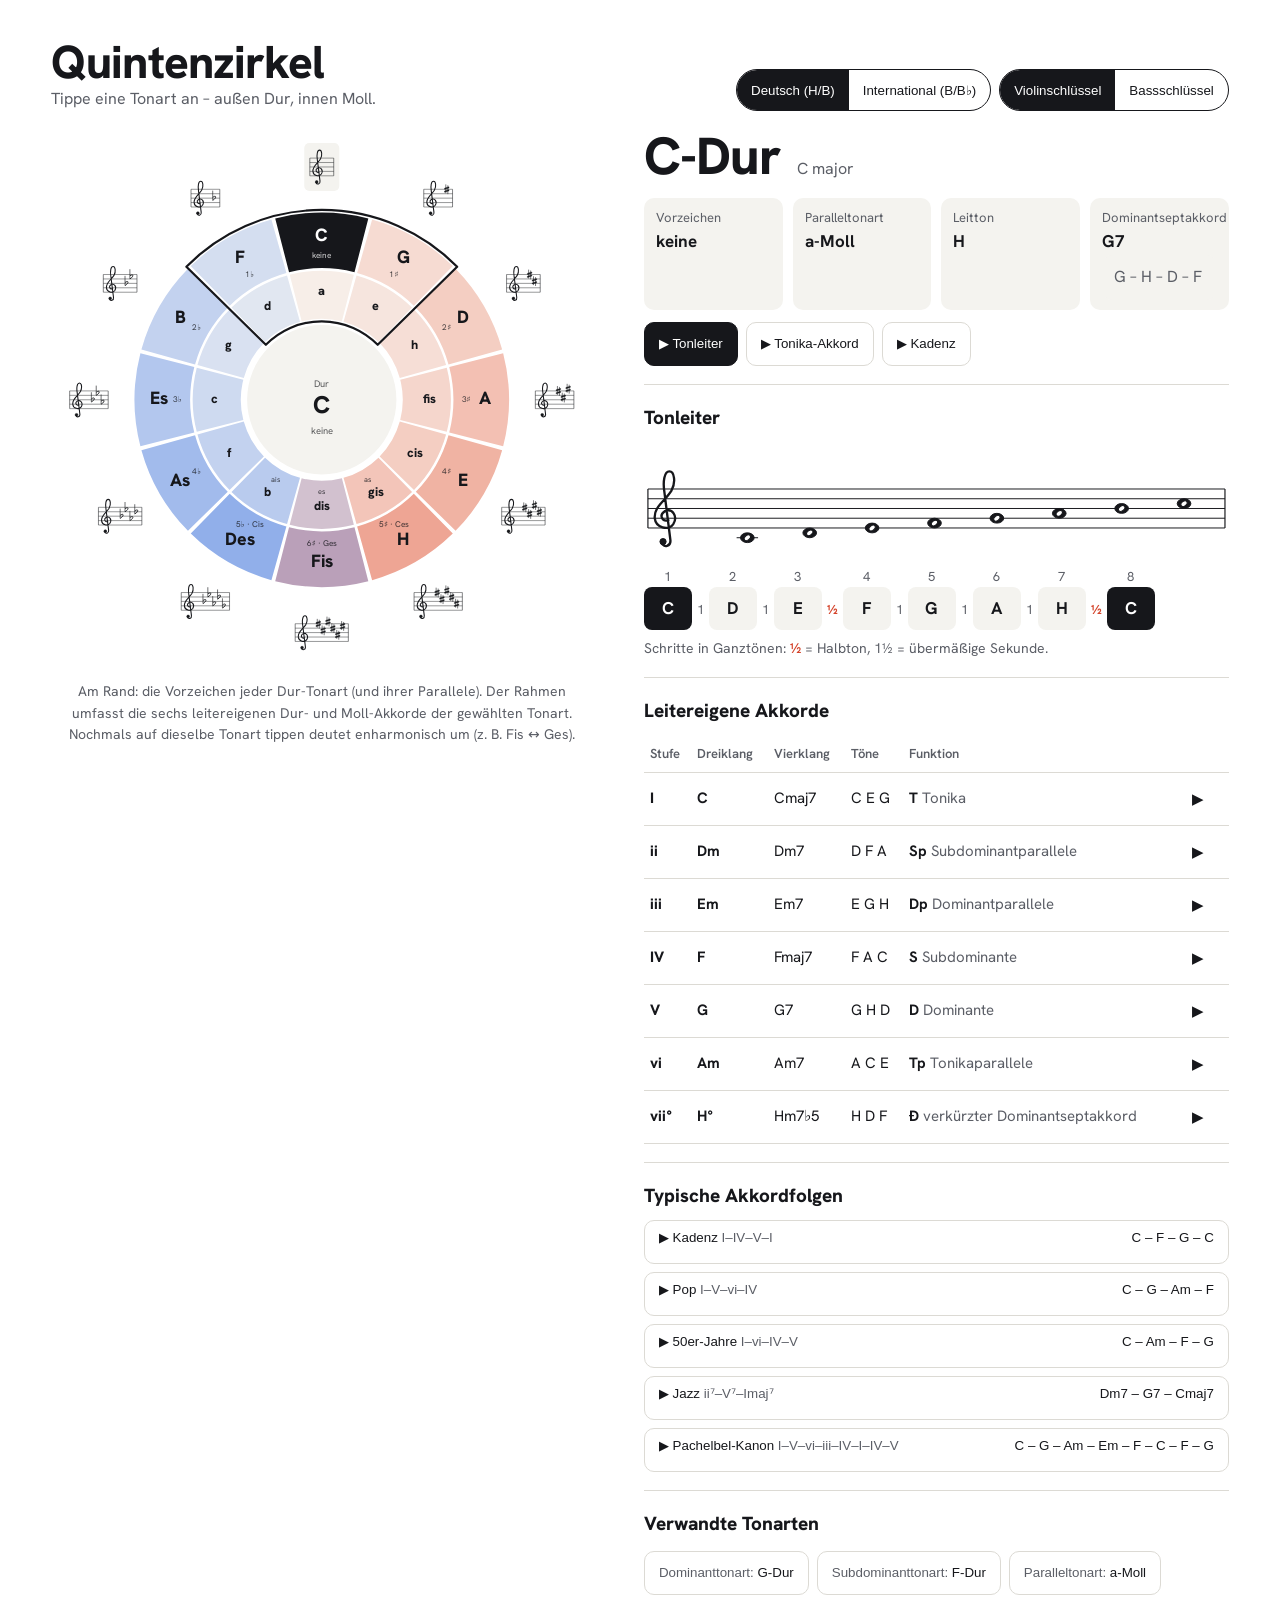
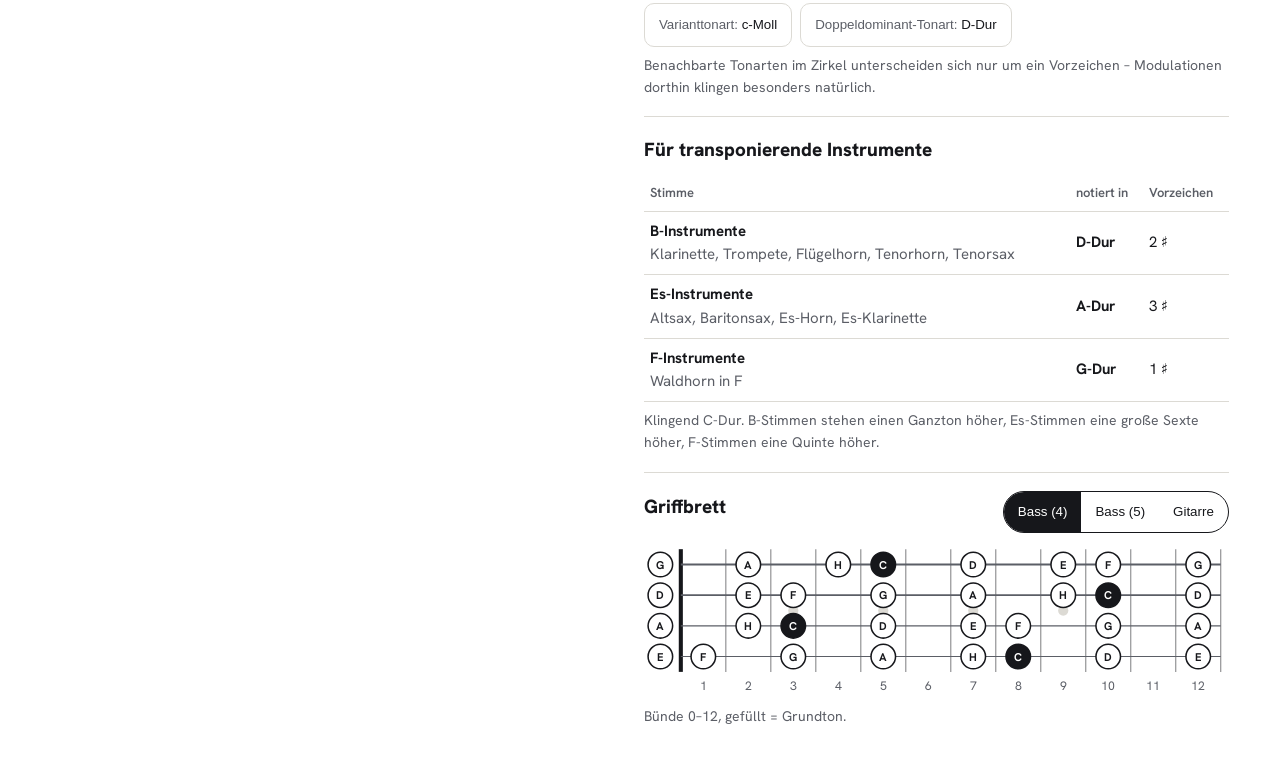
<file: quintenzirkel.html>
<!DOCTYPE html>
<html lang="de"><head><meta charset="utf-8"><meta name="viewport" content="width=device-width,initial-scale=1">
<title>Quintenzirkel</title>
<link rel="preconnect" href="https://fonts.googleapis.com"><link rel="preconnect" href="https://fonts.gstatic.com" crossorigin>
<link href="https://fonts.googleapis.com/css2?family=Hanken+Grotesk:wght@400;600;800&display=swap" rel="stylesheet">
<style>
/* VOICE: klar, werkstattnah, wie ein gut gestochenes Notenblatt – für Musiker, die schnell nachschlagen
   IDEA: die Drehscheibe aus dem Musikunterricht – ein Rahmen wandert über die leitereigenen Akkorde
   PICTURE: großer Zirkel, Kreuz-Seite warm, B-Seite kühl, dazu Notenzeile mit Vorzeichen und Griffbrett
   COLOUR and TYPE: Weiß/Tinte, Kreuz-Rot, B-Blau; Hanken Grotesk 400/600/800
   LAYOUT: Zirkel links (sticky), Infos rechts; unter 900px gestapelt */
:root{color-scheme:light dark;--bg:light-dark(#ffffff,#121419);--ink:light-dark(#16171b,#ecebe6);--mute:light-dark(#5b5e66,#a2a5ad);
--line:light-dark(#dcdad4,#2f323a);--soft:light-dark(#f4f3ef,#1b1e24);--seg:light-dark(#f7f6f2,#1d2027);
--sharp:light-dark(#d4432a,#ff7d61);--flat:light-dark(#2b5bd6,#7ea4ff)}
:root[data-theme=light]{color-scheme:light}:root[data-theme=dark]{color-scheme:dark}
*{box-sizing:border-box;min-width:0}
body{margin:0;background:var(--bg);color:var(--ink);font:16px/1.55 "Hanken Grotesk",system-ui,sans-serif;overflow-x:clip}
.band{padding:clamp(20px,3vw,44px) max(4vw,14px)}
.wrap{max-width:1240px;margin:auto;display:grid;grid-template-columns:minmax(0,1fr) minmax(0,1.08fr);gap:clamp(20px,4vw,56px)}
header{max-width:1240px;margin:0 auto 18px;display:flex;flex-wrap:wrap;gap:12px 24px;align-items:end;justify-content:space-between}
h1{font-size:clamp(32px,4vw,46px);line-height:1.05;margin:0;font-weight:800;letter-spacing:-.02em}
h2{font-size:19px;margin:0 0 10px;font-weight:800}
.seg{display:inline-flex;border:1.5px solid var(--ink);border-radius:999px;overflow:hidden}
.seg button{border:0;background:none;color:var(--ink);font:600 14px/1 inherit;padding:0 14px;min-height:40px;cursor:pointer}
.seg button[aria-pressed=true]{background:var(--ink);color:var(--bg)}
.circ{position:sticky;top:14px;align-self:start}
#wheel{width:100%;max-width:680px;aspect-ratio:1;display:block;margin:auto;touch-action:manipulation}
#wheel .s,#wheel .ks{cursor:pointer}#wheel .ks *{stroke:var(--ink)}#wheel .ks rect{stroke:none}#wheel .s path{transition:fill .25s}#wheel text{pointer-events:none;text-anchor:middle;dominant-baseline:middle;fill:var(--ink)}
#wheel .s:hover path{filter:brightness(.94)}#wheel .s:focus{outline:none}#wheel .s:focus-visible path{stroke:var(--ink);stroke-width:3}
#wheel .on path{fill:var(--ink)!important}#wheel .on text{fill:var(--bg)}
#win{transition:transform .55s cubic-bezier(.3,.7,.2,1);transform-origin:300px 300px}
.tg{display:flex;flex-wrap:wrap;gap:8px}.legend{font-size:14px;color:var(--mute);max-width:580px;margin:10px auto 0;text-align:center;text-wrap:balance}
.panel>section{padding:18px 0;border-top:1px solid var(--line)}.panel>section:first-child{border:0;padding-top:0}
.title{display:flex;flex-wrap:wrap;align-items:baseline;gap:6px 16px}
.kname{font-size:clamp(36px,5vw,52px);font-weight:800;line-height:1.05;letter-spacing:-.02em}
.sub{color:var(--mute)}
.btns{display:flex;flex-wrap:wrap;gap:8px;margin-top:12px}
.b{border:1.5px solid var(--line);background:var(--bg);color:var(--ink);font:600 15px/1.2 inherit;padding:9px 14px;min-height:44px;border-radius:10px;cursor:pointer;white-space:nowrap}
.b:hover{border-color:var(--ink)}.b:focus-visible,.seg button:focus-visible{outline:3px solid var(--flat);outline-offset:2px}
.b.pri{background:var(--ink);color:var(--bg);border-color:var(--ink)}
.facts{display:grid;grid-template-columns:repeat(auto-fit,minmax(125px,1fr));gap:10px;margin-top:14px}
.facts div{background:var(--soft);border-radius:10px;padding:10px 12px}.facts span{display:block;font-size:13px;color:var(--mute)}.facts b{font-size:17px}
.staff{width:100%;height:auto;display:block;margin-top:8px}.staff *{stroke:var(--ink)}
.chips{display:flex;flex-wrap:wrap;gap:4px;align-items:end}
.chip{text-align:center;min-width:48px}.chip i{display:block;font-style:normal;font-size:13px;color:var(--mute)}
.chip b{display:block;background:var(--soft);border-radius:8px;padding:8px 6px;font-size:17px}.chip.t b{background:var(--ink);color:var(--bg)}
.chip.alt b{box-shadow:inset 0 0 0 2px var(--sharp)}
.step{font-size:13px;color:var(--mute);padding:0 1px 10px;align-self:end}.step.h{color:var(--sharp);font-weight:800}
table{border-collapse:collapse;width:100%;font-size:15px}th,td{text-align:left;padding:8px 6px;border-bottom:1px solid var(--line)}
th{font-size:13px;color:var(--mute);font-weight:600}td.r{font-weight:800}tbody tr{cursor:pointer}tbody tr:hover{background:var(--soft)}
td .pl{border:0;background:none;color:var(--ink);font-size:15px;min-width:36px;min-height:36px;border-radius:50%;cursor:pointer}
.prog{display:grid;gap:8px}.prog button{display:flex;flex-wrap:wrap;justify-content:space-between;gap:4px 12px;text-align:left;white-space:normal}
.prog em{font-style:normal;color:var(--mute);font-weight:400}
.note{font-size:14px;color:var(--mute);margin:8px 0 0}
.scroll{overflow-x:auto}.fb{min-width:560px;width:100%;height:auto;display:block}
.top{display:flex;flex-wrap:wrap;gap:10px;align-items:center;justify-content:space-between;margin-bottom:8px}
@media(max-width:900px){.wrap{grid-template-columns:minmax(0,1fr)}.circ{position:static}}
@media(max-width:600px){table{font-size:13px}.ct td .sub,.ct th:nth-child(4),.ct td:nth-child(4){display:none}th,td{padding:8px 4px}.chip{min-width:40px}.chip b{font-size:15px}}
@media(prefers-reduced-motion:reduce){#win,#wheel .s path{transition:none}}
</style></head><body>
<div class="band">
<header><div><h1>Quintenzirkel</h1><div class="sub">Tippe eine Tonart an – außen Dur, innen Moll.</div></div><div class="tg">
<div class="seg" role="group" aria-label="Notennamen"><button data-sys="de">Deutsch (H/B)</button><button data-sys="int">International (B/B♭)</button></div><div class="seg" role="group" aria-label="Notenschlüssel"><button data-clef="g">Violinschlüssel</button><button data-clef="f">Bassschlüssel</button></div></div></header>
<div class="wrap">
<div class="circ"><svg id="wheel" viewBox="-128 -118 856 836" role="img" aria-label="Quintenzirkel"></svg>
<p class="legend">Am Rand: die Vorzeichen jeder Dur-Tonart (und ihrer Parallele). Der Rahmen umfasst die sechs leitereigenen Dur- und Moll-Akkorde der gewählten Tonart. Nochmals auf dieselbe Tonart tippen deutet enharmonisch um (z. B. Fis ↔ Ges).</p></div>
<div class="panel" id="panel" aria-live="polite"></div>
</div></div>
<script>
{
const NAT=[0,2,4,5,7,9,11],DEL=['C','D','E','F','G','A','H'],ENL=['C','D','E','F','G','A','B'];
const SH=[3,0,4,1,5,2,6],FL=[6,2,5,1,4,0,3],SHD=[38,35,39,36,33,37,34],FLD=[34,37,33,36,32,35,31];
const md=(a,m)=>((a%m)+m)%m,norm=n=>n>7?n-12:n<-7?n+12:n;
const ACC={'-2':'𝄫','-1':'♭','0':'','1':'♯','2':'𝄪'};
let sys='de',inst='bass4',clef='g',variant='nat',st={n:0,mode:'dur'},rot=0,lastP=0;
try{sys=localStorage.getItem('qz-sys')||'de';inst=localStorage.getItem('qz-inst')||'bass4';clef=localStorage.getItem('qz-clef')||'g'}catch(e){}
const save=()=>{try{localStorage.setItem('qz-sys',sys);localStorage.setItem('qz-inst',inst);localStorage.setItem('qz-clef',clef)}catch(e){}};
const note=(l,pc)=>{l=md(l,7);pc=md(pc,12);let a=md(pc-NAT[l],12);if(a>6)a-=12;return{l,a,pc}};
const majS=n=>{const tl=md(4*n,7),tp=md(7*n,12);return NAT.map((v,i)=>note(tl+i,tp+v))};
const up=x=>note(x.l,x.pc+1);
function scale(n,mode,v){const s=majS(n);if(mode==='dur')return s;const m=[...s.slice(5),...s.slice(0,5)];
  if(v==='harm')m[6]=up(m[6]);if(v==='mel'){m[5]=up(m[5]);m[6]=up(m[6])}return m}
function deName(x){const L=DEL[x.l];if(!x.a)return L;if(x.a>0)return L+'is'.repeat(x.a);
  if(x.l===6)return x.a===-1?'B':'Heses';if(x.l===2)return x.a===-1?'Es':'Eses';if(x.l===5)return x.a===-1?'As':'Asas';return L+'es'.repeat(-x.a)}
const enName=x=>ENL[x.l]+ACC[x.a];
const nn=x=>sys==='de'?deName(x):enName(x);
const cr=x=>sys==='int'?enName(x):x.l===6?(x.a<0?'B'+ACC[x.a+1]:'H'+ACC[x.a]):enName(x);
const tonic=(n,mode)=>majS(n)[mode==='dur'?0:5];
function kName(n,mode){const t=tonic(n,mode);let s=nn(t);if(mode==='moll'&&sys==='de')s=s.toLowerCase();return s+(mode==='dur'?'-Dur':'-Moll')}
const slug=(n,mode)=>deName(tonic(n,mode)).toLowerCase()+'-'+mode;
const sigTxt=n=>n?Math.abs(n)+(n>0?' ♯':' ♭'):'keine';
const sigNotes=n=>n>0?SH.slice(0,n).map(l=>note(l,NAT[l]+1)):FL.slice(0,-n).map(l=>note(l,NAT[l]-1));
const sigAcc=(n,l)=>n>0&&SH.slice(0,n).includes(l)?1:n<0&&FL.slice(0,-n).includes(l)?-1:0;
const pOf=n=>md(n,12),prim=p=>p<=6?p:p-12,alt=p=>({5:-7,6:-6,7:7})[p];
const pick=x=>{x=norm(x);const y=x>0?x-12:x+12;return Math.abs(y)<Math.abs(x)?y:x};
const enh=n=>{const y=n>0?n-12:n+12;return Math.abs(y)<=7?y:null};

const Q3={'4,7':'','3,7':'m','3,6':'°','4,8':'+'};
const S7={'':{11:'maj7',10:'7'},'m':{10:'m7',11:'m(maj7)'},'°':{10:'m7♭5',9:'°7'},'+':{11:'+maj7',10:'+7'}};
function chord(s,i){const r=s[i],t=s[(i+2)%7],f=s[(i+4)%7],se=s[(i+6)%7],iv=x=>md(x.pc-r.pc,12);
  const tri=Q3[iv(t)+','+iv(f)]??'',sev=(S7[tri]||{})[iv(se)]||'';const rom=['I','II','III','IV','V','VI','VII'][i];
  return{r,n3:[r,t,f],n4:[r,t,f,se],tri,sev,R:(iv(t)===4?rom:rom.toLowerCase())+(tri==='°'?'°':tri==='+'?'+':'')}}
const sym=(c,s7)=>cr(c.r)+(s7?c.sev:c.tri);
const FN={dur:[['T','Tonika'],['Sp','Subdominantparallele'],['Dp','Dominantparallele'],['S','Subdominante'],['D','Dominante'],['Tp','Tonikaparallele'],['Đ','verkürzter Dominantseptakkord']],
 nat:[['t','Tonika'],['(s)','Subdominantbereich, vermindert'],['tP','Tonikaparallele'],['s','Subdominante'],['d','Moll-Dominante'],['sP','Subdominantparallele'],['dP','Dominantparallele']],
 harm:[['t','Tonika'],['(s)','Subdominantbereich, vermindert'],['tP+','übermäßig'],['s','Subdominante'],['D','Dur-Dominante mit Leitton'],['sP','Subdominantparallele'],['Đ','verkürzter Dominantseptakkord']],
 mel:[['t','Tonika'],['s','Moll-Subdominantbereich'],['tP+','übermäßig'],['S','Dur-Subdominante'],['D','Dur-Dominante'],['–','vermindert'],['Đ','vermindert, Leitton']]};
const PR={dur:[['Kadenz','I–IV–V–I',[0,3,4,0]],['Pop','I–V–vi–IV',[0,4,5,3]],['50er-Jahre','I–vi–IV–V',[0,5,3,4]],['Jazz','ii⁷–V⁷–Imaj⁷',[1,4,0],1],['Pachelbel-Kanon','I–V–vi–iii–IV–I–IV–V',[0,4,5,2,3,0,3,4]]],
 moll:[['Kadenz','i–iv–V–i',[0,3,'4h',0]],['Andalusisch','i–VII–VI–V',[0,6,5,'4h']],['Epic / Filmmusik','i–VI–III–VII',[0,5,2,6]],['Jazz in Moll','iiø⁷–V⁷–i⁷',[1,'4h',0],1],['Modal (natürlich)','i–iv–v–i',[0,3,4,0]]]};
const INST=[['B-Instrumente','Klarinette, Trompete, Flügelhorn, Tenorhorn, Tenorsax',2],['Es-Instrumente','Altsax, Baritonsax, Es-Horn, Es-Klarinette',3],['F-Instrumente','Waldhorn in F',1]];
const TUN={bass4:['Bass (4)',[28,33,38,43]],bass5:['Bass (5)',[23,28,33,38,43]],git:['Gitarre',[40,45,50,55,59,64]]};

/* ---- Zirkel ---- */
const W=document.getElementById('wheel'),P=document.getElementById('panel');
const pt=(r,a)=>{a=a*Math.PI/180;return(300+r*Math.sin(a)).toFixed(1)+' '+(300-r*Math.cos(a)).toFixed(1)};
const sec=(r1,r2,a1,a2)=>`M${pt(r2,a1)}A${r2} ${r2} 0 0 1 ${pt(r2,a2)}L${pt(r1,a2)}A${r1} ${r1} 0 0 0 ${pt(r1,a1)}Z`;
const xy=(r,a)=>pt(r,a).split(' ');
function fillFor(p,k){const c=p===0?0:p===6?6:p<6?p:12-p,mix=p===6?'color-mix(in oklab,var(--sharp),var(--flat))':p<6?'var(--sharp)':'var(--flat)';
  return `color-mix(in oklab,${mix} ${Math.round((8+c*8)*k)}%,var(--seg))`}
function drawWheel(){let h='';
  for(let p=0;p<12;p++){const a=p*30,cur=pOf(st.n)===p,n=cur?st.n:prim(p),o=alt(p)!==undefined?(n===prim(p)?alt(p):prim(p)):null;
    for(const mode of['dur','moll']){const D=mode==='dur',[r1,r2]=D?[208,296]:[128,204],on=cur&&st.mode===mode;
      const [x1,y1]=xy(D?258:170,a),[x2,y2]=xy(D?228:146,a);
      const big=kName(n,mode).replace(/-(Dur|Moll)$/,''),small=D?sigTxt(n).replace(' ','')+(o!==null?' · '+kName(o,mode).replace(/-Dur$/,''):''):(o!==null?kName(o,mode).replace(/-Moll$/,''):'');
      h+=`<g class="s${on?' on':''}" tabindex="0" role="button" aria-label="${kName(n,mode)}" data-p="${p}" data-m="${mode}"><path d="${sec(r1,r2,a-14.4,a+14.4)}" style="fill:${fillFor(p,D?1:.6)}"/>
      <text x="${x1}" y="${y1}" font-size="${D?(big.length>3?22:28):(big.length>3?16:20)}" font-weight="800">${big}</text>
      <text x="${x2}" y="${y2}" font-size="${D?13:11.5}" opacity=".8">${small}</text></g>`}}
  for(let p=0;p<12;p++){const n=pOf(st.n)===p?st.n:prim(p),w=56+Math.abs(n)*11+6,k=.7,[cx,cy]=xy(368,p*30).map(Number),on=pOf(st.n)===p;
    h+=`<g class="ks" tabindex="-1" data-p="${p}" data-m="dur" aria-hidden="true">${on?`<rect x="${(cx-w*k/2-6).toFixed(1)}" y="${(cy-38).toFixed(1)}" width="${(w*k+12).toFixed(1)}" height="76" rx="8" fill="var(--soft)"/>`:`<rect x="${(cx-w*k/2-6).toFixed(1)}" y="${(cy-34).toFixed(1)}" width="${(w*k+12).toFixed(1)}" height="68" fill="transparent"/>`}<g transform="translate(${(cx-w*k/2).toFixed(1)} ${(cy-60*k).toFixed(1)}) scale(${k})">${sigBase(n,w)}</g></g>`}
  h+=`<g id="win" style="transform:rotate(${rot}deg)"><path d="${sec(124,300,-45.5,45.5)}" fill="none" stroke="var(--ink)" stroke-width="3.5" stroke-linejoin="round"/></g>
  <circle cx="300" cy="300" r="118" fill="var(--soft)"/><text x="300" y="276" font-size="15" opacity=".7">${st.mode==='dur'?'Dur':'Moll'}</text>
  <text x="300" y="312" font-size="${kName(st.n,st.mode).length>8?30:38}" font-weight="800">${kName(st.n,st.mode).replace(/-(Dur|Moll)$/,'')}</text>
  <text x="300" y="350" font-size="15" opacity=".7">${sigTxt(st.n)}</text>`;
  W.innerHTML=h}

/* ---- Notenzeile ---- */
const gs={1:'M-2.2 -11V9M2.4 -9V11',f:'M-5 -2.5L5 -5.5V-3L-5 0ZM-5 4L5 1V3.5L-5 6.5Z'};
function acc(a,x,y){if(a===1)return`<g transform="translate(${x} ${y})"><path d="${gs[1]}" stroke-width="1.3"/><path d="${gs.f}" fill="var(--ink)" stroke="none"/></g>`;
  if(a===-1)return`<g transform="translate(${x} ${y})"><path d="M-3 -17V5" stroke-width="1.4"/><path d="M-3 5C6 0 6 -8 -3 -2" fill="none" stroke-width="2"/></g>`;
  if(a===0)return`<g transform="translate(${x} ${y})"><path d="M-3 -10V5M3 -5V10" stroke-width="1.3"/><path d="M-3 -1L3 -3M-3 5L3 3" stroke-width="2.6"/></g>`;
  if(a===2)return`<path d="M${x-4} ${y-4}l8 8m0 -8l-8 8" stroke-width="2.2"/>`;
  return acc(-1,x-4,y)+acc(-1,x+4,y)}
const CL={g:{b:30,sig:0,lo:28,c:`<path d="M25 72C19 74 15 67 21 63C29 59 35 68 30 76C25 83 12 80 11 70C10 58 22 52 28 42C33 33 31 22 26 22C21 22 19 32 21 44L27 92C28 99 20 101 18 95" fill="none" stroke-width="2.4" stroke-linecap="round"/><circle cx="19.5" cy="94" r="3.2" fill="var(--ink)" stroke="none"/>`},
 f:{b:18,sig:-14,lo:14,c:`<path d="M13 50C12 38 30 35 33 47C35 61 23 75 8 84" fill="none" stroke-width="2.7" stroke-linecap="round"/><circle cx="13" cy="50" r="3.8" fill="var(--ink)" stroke="none"/><circle cx="40" cy="45" r="2.2" fill="var(--ink)" stroke="none"/><circle cx="40" cy="55" r="2.2" fill="var(--ink)" stroke="none"/>`}};
function sigBase(n,W){const C=CL[clef],Y=d=>80-(d-C.b)*5,ks=Math.abs(n);let h='';
  for(let i=0;i<5;i++)h+=`<path d="M4 ${40+i*10}H${W-4}" stroke-width="1"/>`;
  h+=`<path d="M4 40V80M${W-4} 40V80" stroke-width="1.2"/>`+C.c;
  for(let i=0;i<ks;i++)h+=acc(n>0?1:-1,56+i*11,Y((n>0?SHD:FLD)[i]+C.sig));return h}
function staff(s,n){const W=600,C=CL[clef],Y=d=>80-(d-C.b)*5,ks=Math.abs(n),x0=56+ks*11+18,dx=(W-x0-14)/8;let h=sigBase(n,W);
  const t=s[0],o=t.l;[...s,t].forEach((x,i)=>{const d=C.lo+o+i,cx=x0+dx*i+dx/2,cy=Y(d);
    for(let k=C.b-2;k>=d;k-=2)h+=`<path d="M${cx-11} ${Y(k)}H${cx+11}" stroke-width="1"/>`;
    for(let k=C.b+10;k<=d;k+=2)h+=`<path d="M${cx-11} ${Y(k)}H${cx+11}" stroke-width="1"/>`;
    if(x.a!==sigAcc(n,x.l))h+=acc(x.a,cx-17,cy);
    h+=`<ellipse cx="${cx}" cy="${cy}" rx="7" ry="5" fill="var(--ink)" stroke="none"/><ellipse cx="${cx}" cy="${cy}" rx="3.6" ry="2.4" transform="rotate(-35 ${cx} ${cy})" fill="var(--bg)" stroke="none"/>`});
  return`<svg class="staff" viewBox="0 0 ${W} 120" role="img" aria-label="Notenzeile mit Vorzeichen und Tonleiter">${h}</svg>`}

/* ---- Griffbrett ---- */
function fret(s){const [,tu]=TUN[inst],S=tu.length,H=S*30+34,fx=f=>36+f*44,pcs=s.map(x=>x.pc);let h='';
  [3,5,7,9].forEach(f=>h+=`<circle cx="${fx(f)-22}" cy="${(S*30)/2+8}" r="5" fill="var(--line)"/>`);
  h+=`<circle cx="${fx(12)-22}" cy="${(S*30)/2-7}" r="5" fill="var(--line)"/><circle cx="${fx(12)-22}" cy="${(S*30)/2+23}" r="5" fill="var(--line)"/>`;
  for(let f=0;f<=12;f++)h+=`<path d="M${fx(f)} 8V${S*30+8}" stroke="var(--ink)" stroke-width="${f?1.2:4}" opacity="${f?.45:1}"/><text x="${fx(f)-22}" y="${S*30+26}" font-size="12" fill="var(--mute)" text-anchor="middle">${f||''}</text>`;
  [...tu].reverse().forEach((m,j)=>{const y=23+j*30;h+=`<path d="M${fx(0)} ${y}H${fx(12)}" stroke="var(--mute)" stroke-width="${1+(S-1-j)*.35}"/>`;
    for(let f=0;f<=12;f++){const k=pcs.indexOf(md(m+f,12));if(k<0)continue;const x=f?fx(f)-22:16,T=k===0;
      h+=`<circle cx="${x}" cy="${y}" r="12" fill="${T?'var(--ink)':'var(--bg)'}" stroke="var(--ink)" stroke-width="1.5"/><text x="${x}" y="${y+4}" font-size="${nn(s[k]).length>3?8.5:11}" font-weight="700" text-anchor="middle" fill="${T?'var(--bg)':'var(--ink)'}">${nn(s[k])}</text>`}});
  return`<svg class="fb" viewBox="0 0 ${fx(12)+8} ${H}" role="img" aria-label="Griffbrett">${h}</svg>`}

/* ---- Panel ---- */
function render(){const {n,mode}=st,v=mode==='dur'?'dur':variant,s=scale(n,mode,mode==='dur'?'':variant),nat=scale(n,mode,'nat'),har=scale(n,mode,'harm');
  const ch=s.map((_,i)=>chord(s,i)),fn=FN[v],e=enh(n),par=mode==='dur'?'moll':'dur',V7=chord(mode==='dur'?s:har,4);
  const lt=(mode==='dur'?s:har)[6],sig=sigNotes(n).map(x=>sys==='de'?nn(x).toLowerCase():nn(x)).join(', ');
  const steps=s.map((x,i)=>md((s[i+1]||s[0]).pc-x.pc,12));
  const rel=[['Dominanttonart',pick(n+1),mode],['Subdominanttonart',pick(n-1),mode],['Paralleltonart',n,par],['Varianttonart',mode==='dur'?pick(n-3):pick(n+3),par],['Doppeldominant-Tonart',pick(n+2),mode]];
  if(e!==null)rel.push(['Enharmonisch',e,mode]);
  let h=`<section><div class="title"><span class="kname">${kName(n,mode)}</span><span class="sub">${enName(tonic(n,mode))} ${mode==='dur'?'major':'minor'}</span></div>
  <div class="facts"><div><span>Vorzeichen</span><b>${sigTxt(n)}</b>${sig?`<div class="sub">${sig}</div>`:''}</div>
  <div><span>Paralleltonart</span><b>${kName(n,par)}</b></div><div><span>Leitton</span><b>${nn(lt)}</b></div>
  <div><span>Dominantseptakkord</span><b>${sym(V7,1)}</b><div class="sub">${V7.n4.map(nn).join(' – ')}</div></div></div>
  <div class="btns"><button class="b pri" data-play="sc">▶ Tonleiter</button><button class="b" data-play="c0">▶ Tonika-Akkord</button><button class="b" data-play="cad">▶ Kadenz</button>${e!==null?`<button class="b" data-go="${e},${mode}">⇄ ${kName(e,mode)}</button>`:''}</div></section>`;
  h+=`<section><div class="top"><h2>Tonleiter</h2>${mode==='moll'?`<div class="seg" role="group" aria-label="Moll-Form">${[['nat','natürlich'],['harm','harmonisch'],['mel','melodisch']].map(([k,l])=>`<button data-var="${k}" aria-pressed="${variant===k}">${l}</button>`).join('')}</div>`:''}</div>
  ${staff(s,n)}<div class="chips">${s.map((x,i)=>`<div class="chip${i?'':' t'}${mode==='moll'&&x.a!==nat[i].a?' alt':''}"><i>${i+1}</i><b>${nn(x)}</b></div>${`<div class="step${steps[i]===1?' h':''}">${['','½','1','1½'][steps[i]]}</div>`}`).join('')}<div class="chip t"><i>8</i><b>${nn(s[0])}</b></div></div>
  <p class="note">Schritte in Ganztönen: <b style="color:var(--sharp)">½</b> = Halbton, 1½ = übermäßige Sekunde.${mode==='moll'&&variant==='mel'?' Melodisch Moll wird klassisch nur aufwärts so gespielt, abwärts natürlich.':''}${mode==='moll'&&variant!=='nat'?' Rot umrandet: gegenüber natürlich Moll erhöhte Töne.':''}</p></section>`;
  h+=`<section><h2>Leitereigene Akkorde</h2><table class="ct"><thead><tr><th>Stufe</th><th>Dreiklang</th><th>Vierklang</th><th>Töne</th><th>Funktion</th><th></th></tr></thead><tbody>
  ${ch.map((c,i)=>`<tr data-play="c${i}"><td class="r">${c.R}</td><td><b>${sym(c)}</b></td><td>${sym(c,1)}</td><td>${c.n3.map(nn).join(' ')}</td><td title="${fn[i][1]}"><b>${fn[i][0]}</b> <span class="sub">${fn[i][1]}</span></td><td><button class="pl" aria-label="${sym(c)} abspielen">▶</button></td></tr>`).join('')}</tbody></table>
  ${mode==='moll'&&variant==='nat'?`<p class="note">In Moll wird die Dominante meist aus harmonisch Moll gebildet: <b>${sym(chord(har,4))}</b> bzw. <b>${sym(chord(har,4),1)}</b> statt ${sym(ch[4])}.</p>`:''}</section>`;
  h+=`<section><h2>Typische Akkordfolgen</h2><div class="prog">${PR[mode].map((p,k)=>`<button class="b" data-play="p${k}"><span>▶ ${p[0]} <em>${p[1]}</em></span><span>${p[2].map(d=>{const h=typeof d==='string',c=chord(h?har:nat,parseInt(d));return sym(c,p[3])}).join(' – ')}</span></button>`).join('')}</div></section>`;
  h+=`<section><h2>Verwandte Tonarten</h2><div class="btns">${rel.map(([l,k,m])=>`<button class="b" data-go="${k},${m}"><span class="sub">${l}:</span> ${kName(k,m)}</button>`).join('')}</div>
  <p class="note">Benachbarte Tonarten im Zirkel unterscheiden sich nur um ein Vorzeichen – Modulationen dorthin klingen besonders natürlich.</p></section>`;
  h+=`<section><h2>Für transponierende Instrumente</h2><table class="stack"><thead><tr><th>Stimme</th><th>notiert in</th><th>Vorzeichen</th></tr></thead><tbody style="cursor:default">
  ${INST.map(([a,b,k])=>{const w=pick(n+k);return`<tr><td><b>${a}</b><div class="sub">${b}</div></td><td><b>${kName(w,mode)}</b></td><td>${sigTxt(w)}</td></tr>`}).join('')}</tbody></table>
  <p class="note">Klingend ${kName(n,mode)}. B-Stimmen stehen einen Ganzton höher, Es-Stimmen eine große Sexte höher, F-Stimmen eine Quinte höher.</p></section>`;
  h+=`<section><div class="top"><h2>Griffbrett</h2><div class="seg" role="group" aria-label="Instrument">${Object.entries(TUN).map(([k,[l]])=>`<button data-inst="${k}" aria-pressed="${inst===k}">${l}</button>`).join('')}</div></div>
  <div class="scroll">${fret(s)}</div><p class="note">Bünde 0–12, gefüllt = Grundton.</p></section>`;
  P.innerHTML=h;
  document.querySelectorAll('[data-sys]').forEach(b=>b.setAttribute('aria-pressed',b.dataset.sys===sys));document.querySelectorAll('[data-clef]').forEach(b=>b.setAttribute('aria-pressed',b.dataset.clef===clef));
  const p=pOf(n);let d=md(p-lastP,12);if(d>6)d-=12;rot+=d*30;lastP=p;drawWheel();
  const sl=slug(n,mode);if(location.hash.slice(1)!==sl){skip=true;location.hash=sl}
  document.title=kName(n,mode)+' – Quintenzirkel'}

/* ---- Klang ---- */
let ac;
function tone(m,t,d,g){const o=ac.createOscillator(),v=ac.createGain();o.type='triangle';o.frequency.value=440*2**((m-69)/12);
  v.gain.setValueAtTime(0,t);v.gain.linearRampToValueAtTime(g,t+.012);v.gain.exponentialRampToValueAtTime(.001,t+d);o.connect(v).connect(ac.destination);o.start(t);o.stop(t+d+.05)}
function play(seq){try{ac=ac||new(window.AudioContext||window.webkitAudioContext)();ac.resume();let t=ac.currentTime+.05;
  seq.forEach(([ms,d])=>{ms.forEach(m=>tone(m,t,d*1.7,.22/Math.sqrt(ms.length)));t+=d})}catch(e){}}
const cm=c=>{let pr=-1;return[36+c.r.pc,...c.n3.map((x,i)=>{let m=48+x.pc;while(m<=pr)m+=12;pr=m;return m})]};
function doPlay(k){const {n,mode}=st,s=scale(n,mode,mode==='dur'?'':variant),nat=scale(n,mode,'nat'),har=scale(n,mode,'harm');
  if(k==='sc'){let b=60+s[0].pc;if(b>65)b-=12;play([...s.map(x=>[[b+md(x.pc-s[0].pc,12)],.3]),[[b+12],.6]]);return}
  if(k==='cad')k='p0';
  if(k[0]==='c'){play([[cm(chord(s,+k.slice(1))),1.1]]);return}
  const p=PR[mode][+k.slice(1)];play(p[2].map(d=>[cm(chord(typeof d==='string'?har:nat,parseInt(d))),.85]))}

/* ---- Ereignisse ---- */
let skip=false;
function go(n,mode){st={n,mode};render()}
W.addEventListener('click',e=>{const g=e.target.closest('.s,.ks');if(!g)return;const p=+g.dataset.p,m=g.dataset.m;
  if(pOf(st.n)===p&&st.mode===m&&alt(p)!==undefined)go(st.n===prim(p)?alt(p):prim(p),m);
  else go(pOf(st.n)===p?st.n:prim(p),m)});
W.addEventListener('keydown',e=>{if(e.key==='Enter'||e.key===' '){e.preventDefault();e.target.dispatchEvent(new MouseEvent('click',{bubbles:true}))}});
document.addEventListener('click',e=>{const t=e.target.closest('[data-go],[data-play],[data-var],[data-inst],[data-sys],[data-clef]');if(!t)return;const D=t.dataset;
  if(D.go){const [n,m]=D.go.split(',');go(+n,m);if(innerWidth<900)window.scrollTo({top:0,behavior:'smooth'})}
  else if(D.play)doPlay(D.play);else if(D.var){variant=D.var;render()}else if(D.inst){inst=D.inst;save();render()}else if(D.sys){sys=D.sys;save();render()}else if(D.clef){clef=D.clef;save();render()}});
const ALL={};for(let n=-7;n<=7;n++)for(const m of['dur','moll'])ALL[slug(n,m)]=[n,m];
function fromHash(){if(skip){skip=false;return}const k=ALL[decodeURIComponent(location.hash.slice(1))];if(k){st={n:k[0],mode:k[1]};render()}}
addEventListener('hashchange',fromHash);
const k0=ALL[location.hash.slice(1)];if(k0)st={n:k0[0],mode:k0[1]};lastP=pOf(st.n);rot=lastP*30;render();
}
</script></body></html>
</file>
<file: assets/site.css>
@font-face{font-family:"Hanken Grotesk";src:url("fonts/hanken-grotesk.woff") format("woff");font-weight:100 900;font-style:normal;font-display:swap}
/* Gemeinsames Design aller Seiten: Farben, Schrift, Navigation */
:root{color-scheme:light dark;--bg:light-dark(#ffffff,#121419);--ink:light-dark(#16171b,#ecebe6);--mute:light-dark(#5b5e66,#a2a5ad);
--line:light-dark(#dcdad4,#2f323a);--soft:light-dark(#f4f3ef,#1b1e24);--acc:light-dark(#d4432a,#ff7d61);--accbg:light-dark(#fbebe7,#3a211b);
--flat:light-dark(#2b5bd6,#7ea4ff)}
:root[data-theme=light]{color-scheme:light}:root[data-theme=dark]{color-scheme:dark}
body{font-family:"Hanken Grotesk",system-ui,sans-serif}
.site-nav{position:sticky;top:0;z-index:20;background:color-mix(in srgb,var(--bg) 92%,transparent);-webkit-backdrop-filter:blur(8px);backdrop-filter:blur(8px);border-bottom:1px solid var(--line)}
.site-nav .in{max-width:1240px;margin:0 auto;padding:0 max(4vw,14px);display:flex;align-items:center;gap:0 20px;min-height:56px}
.site-nav .brand{font-weight:800;font-size:17px;letter-spacing:-.01em;color:var(--ink);text-decoration:none;margin-right:auto;white-space:nowrap}
.site-nav .links{display:flex;gap:2px;overflow-x:auto;scrollbar-width:none}
.site-nav .links a{flex:none;display:inline-flex;align-items:center;min-height:40px;padding:0 12px;border-radius:10px;color:var(--mute);font-weight:600;font-size:15px;text-decoration:none}
.site-nav .links a:hover{color:var(--ink);background:var(--soft)}
.site-nav .links a[aria-current=page]{color:var(--ink);background:var(--soft)}
.site-nav a:focus-visible{outline:3px solid var(--acc);outline-offset:2px}
@media(max-width:600px){.site-nav{position:static}.site-nav .in{flex-wrap:wrap;padding-top:8px}.site-nav .brand{width:100%;font-size:15px;color:var(--mute)}.site-nav .links{margin-inline:-9px;width:calc(100% + 18px)}.site-nav .links{gap:0 2px;flex-wrap:wrap;justify-content:flex-start}.site-nav .links a{padding:0 8px;font-size:14px;min-height:38px}}
.legal-foot{max-width:1240px;margin:0 auto;padding:12px max(4vw,14px) 28px;font-size:14px}.legal-foot a{color:var(--mute);text-underline-offset:3px}
</file>
